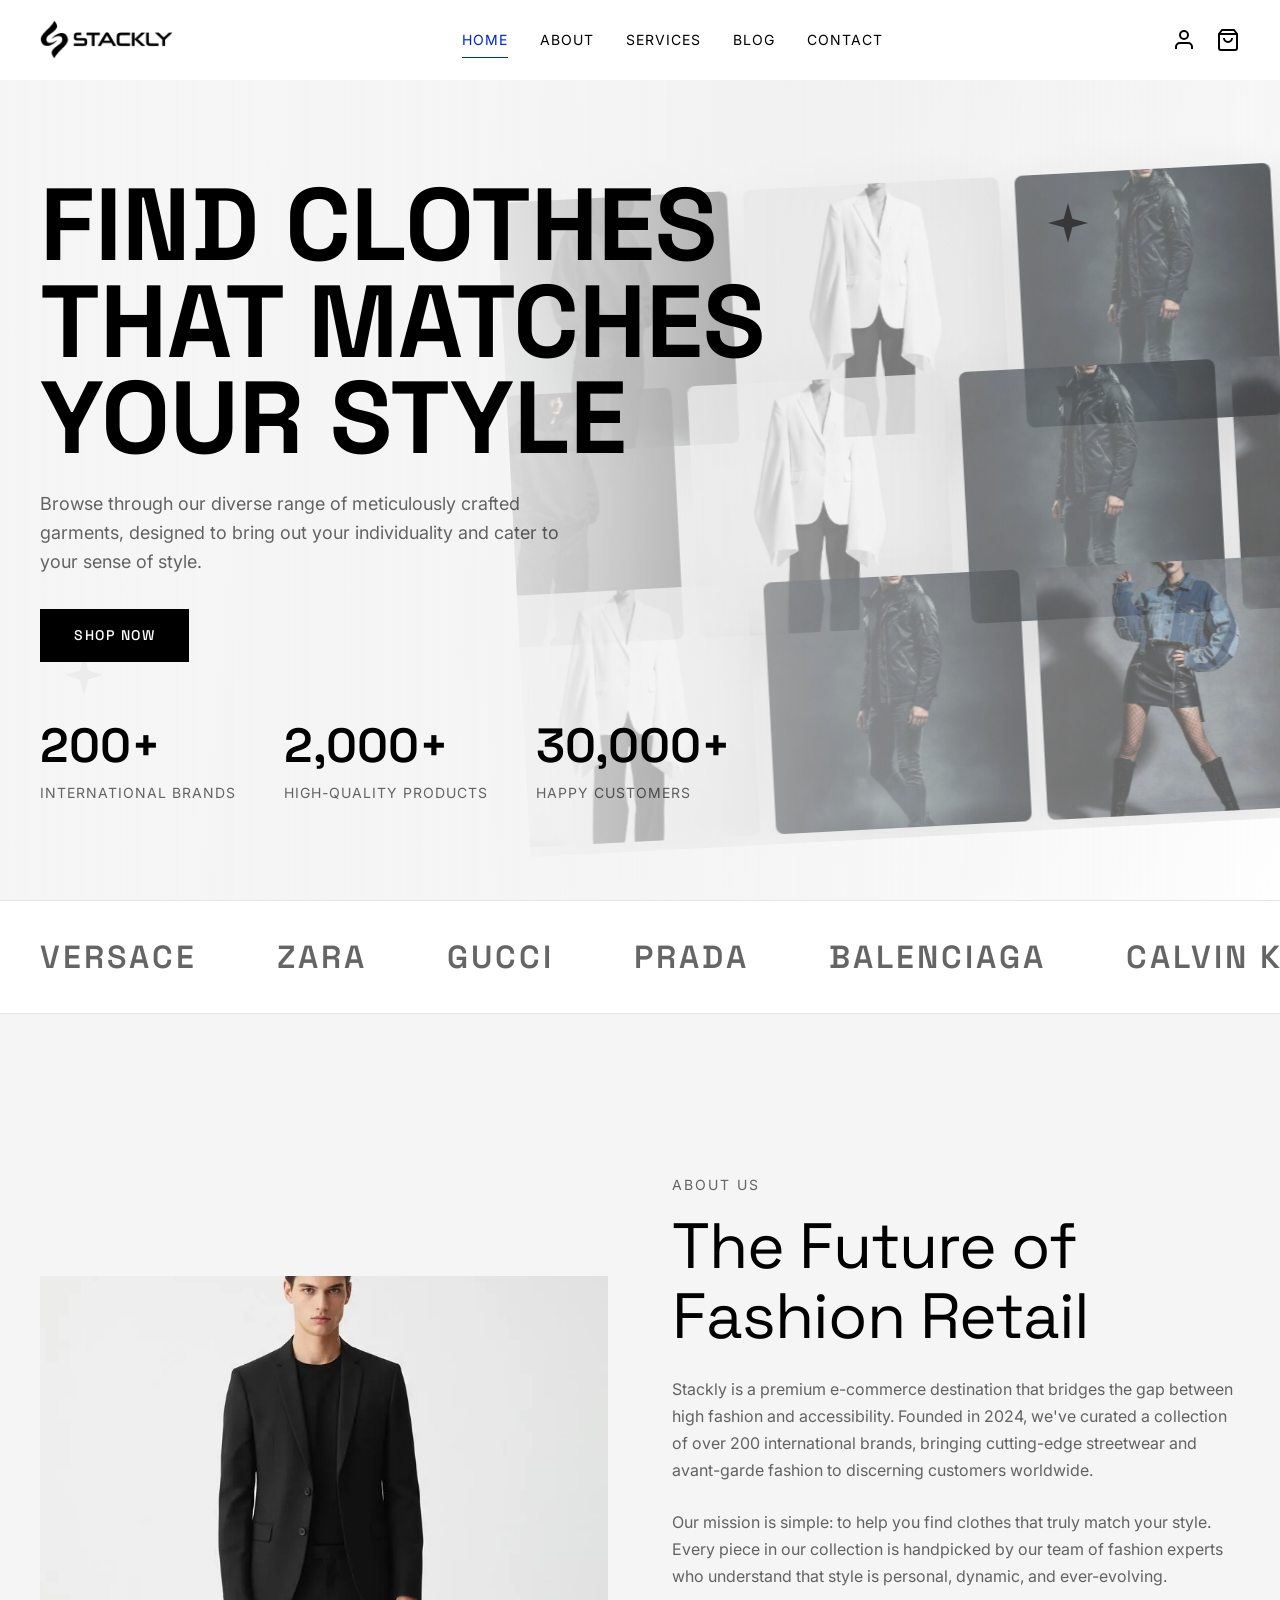
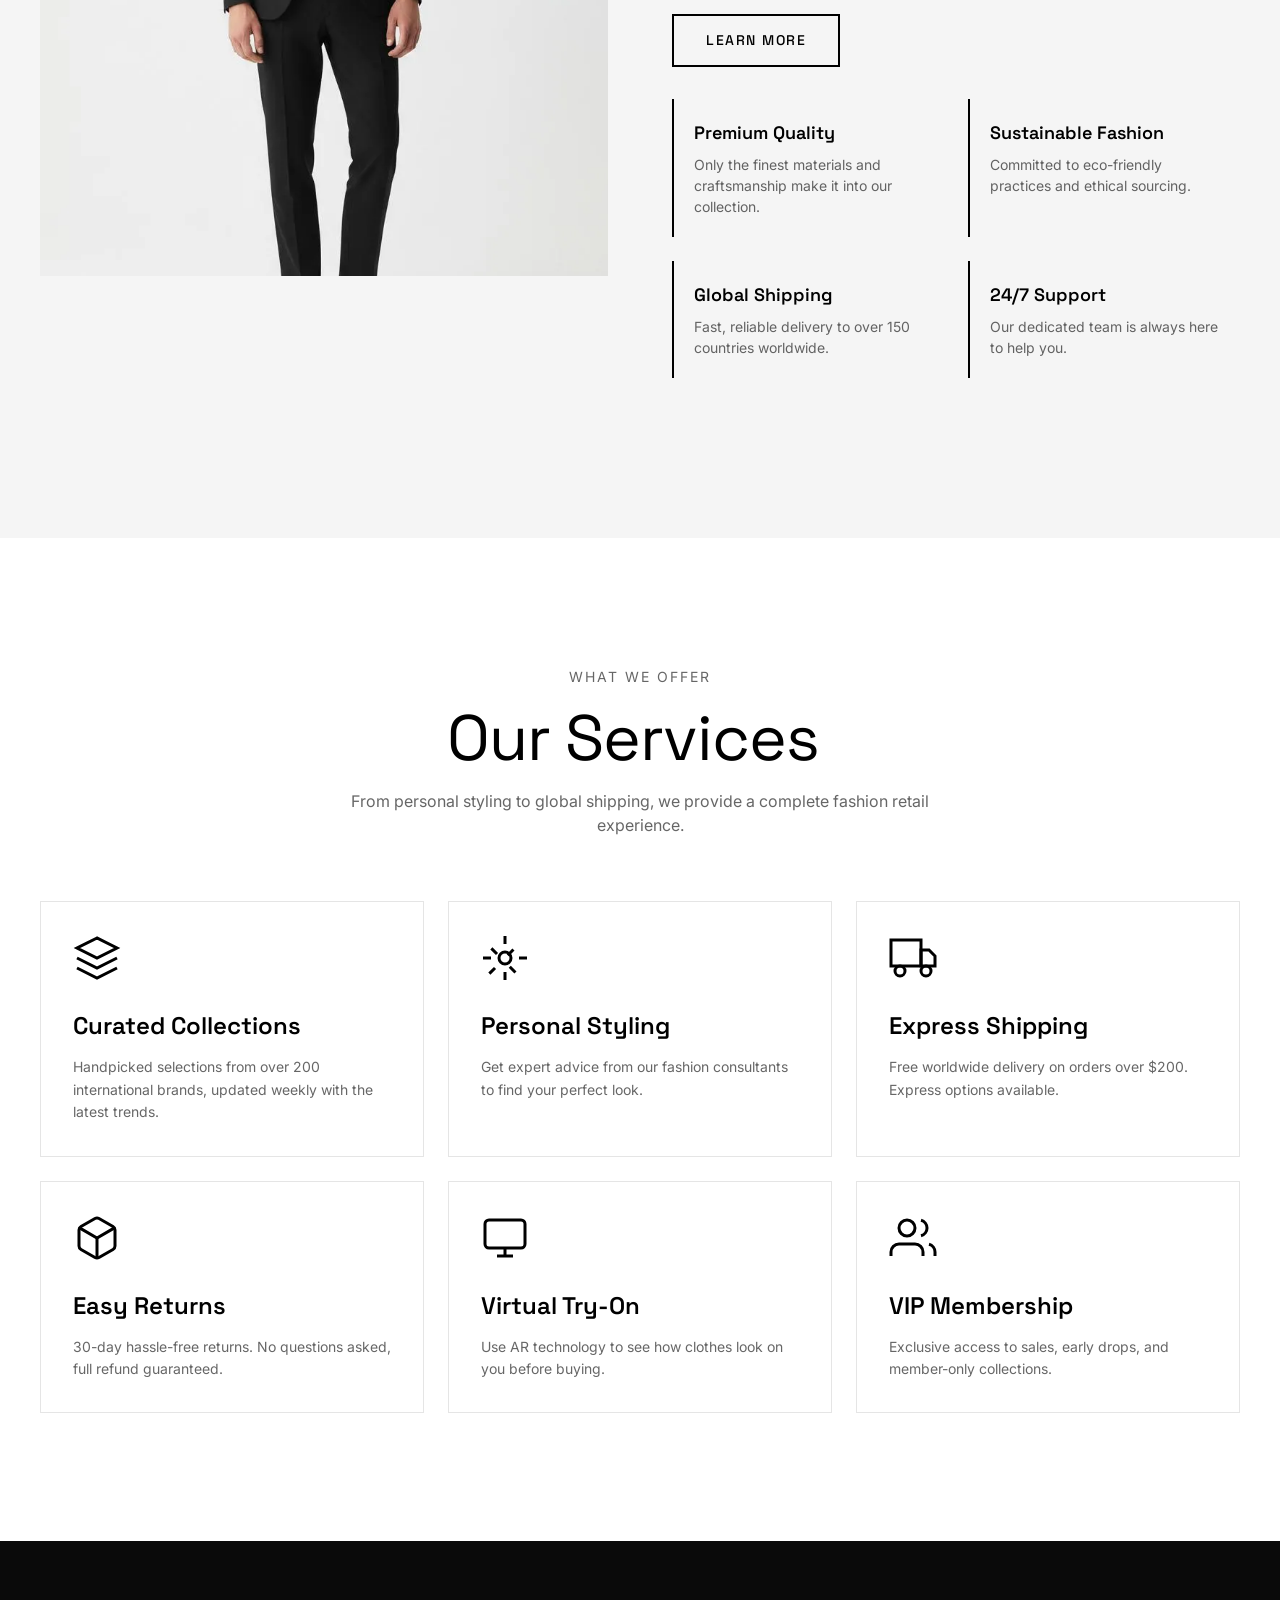
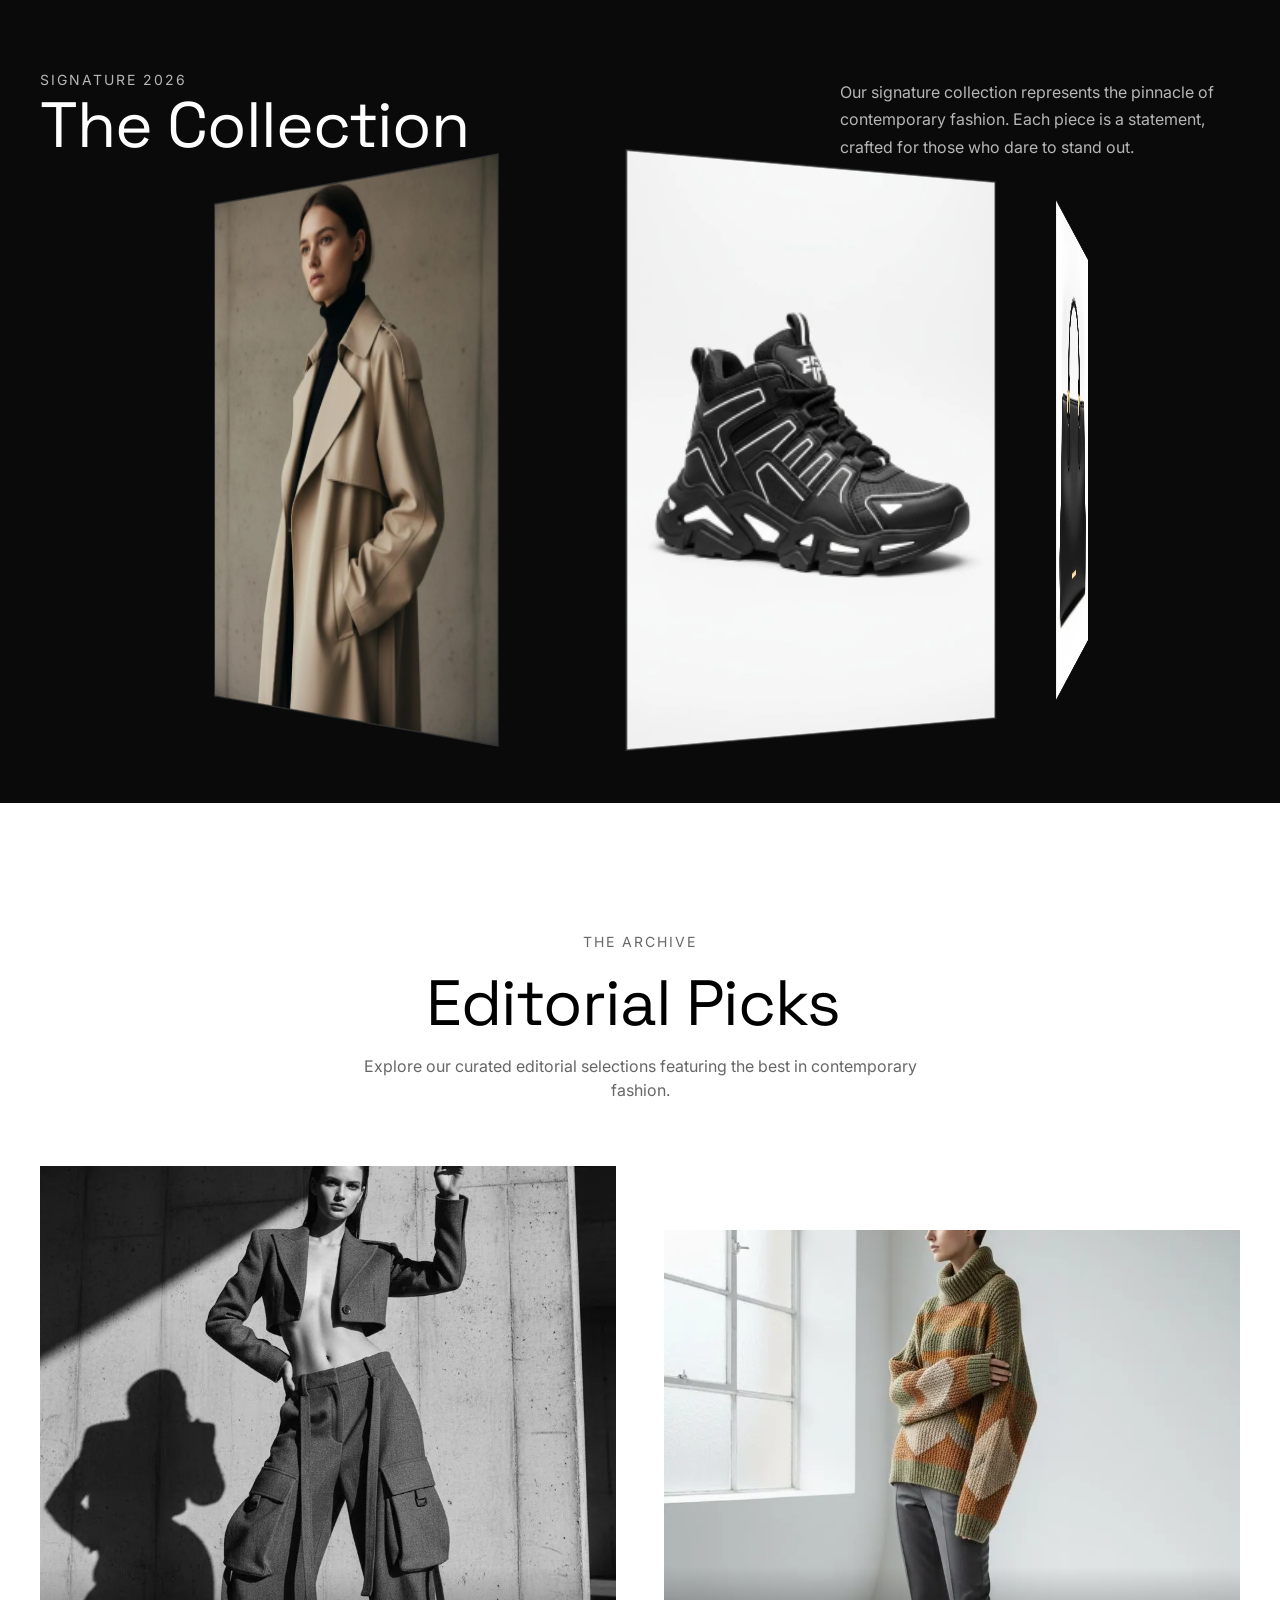
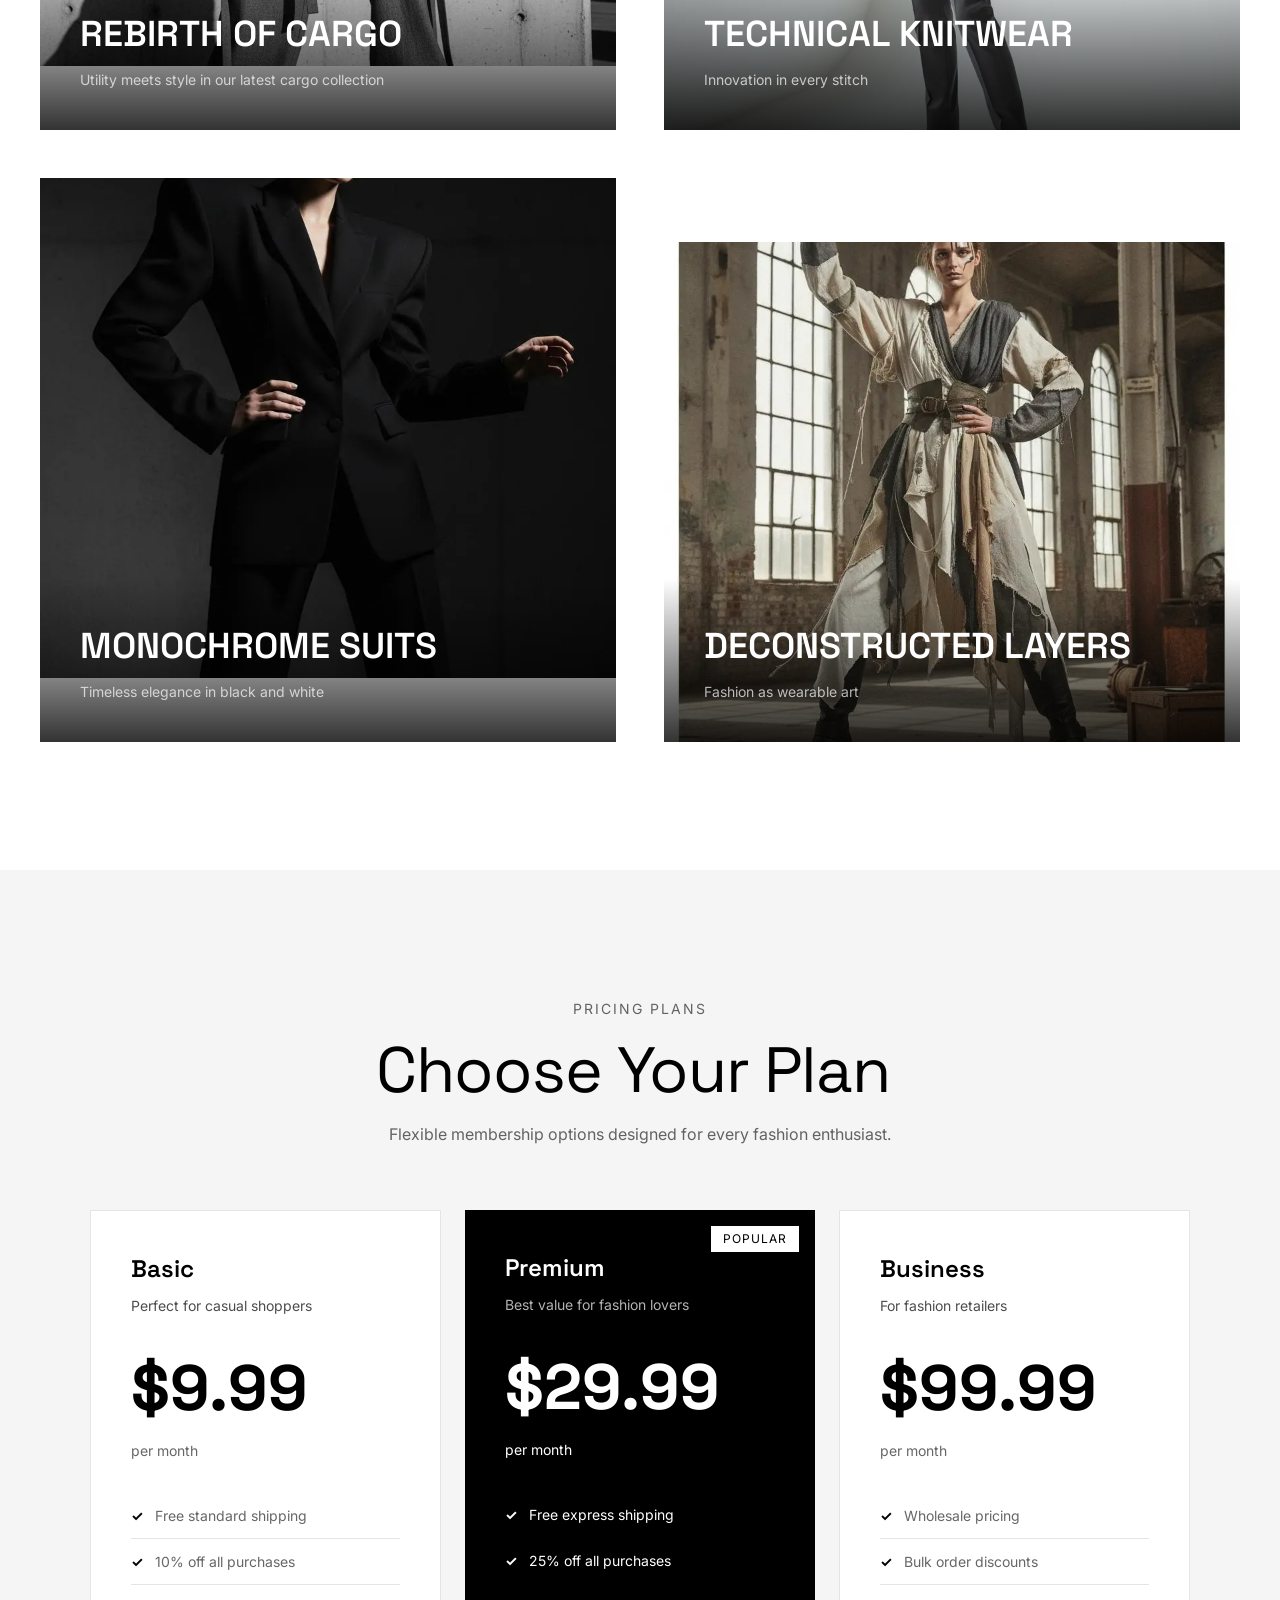
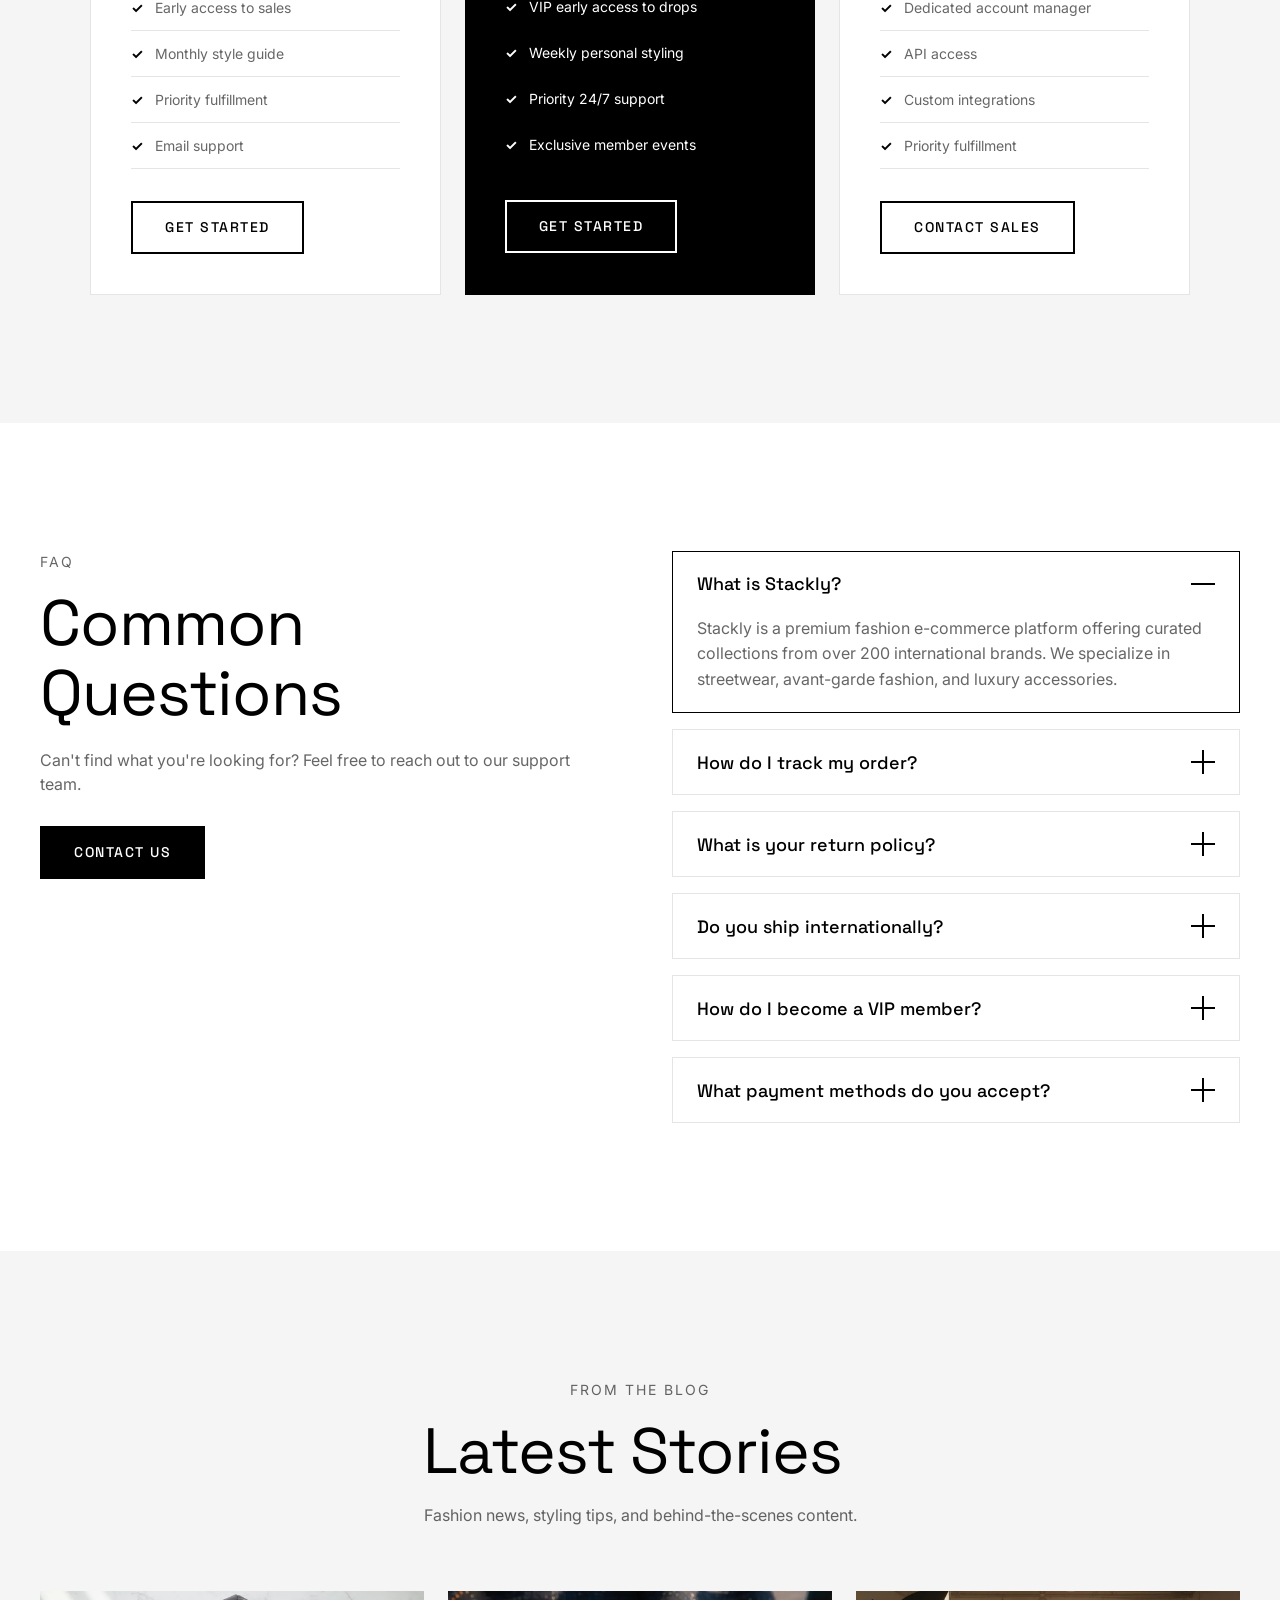
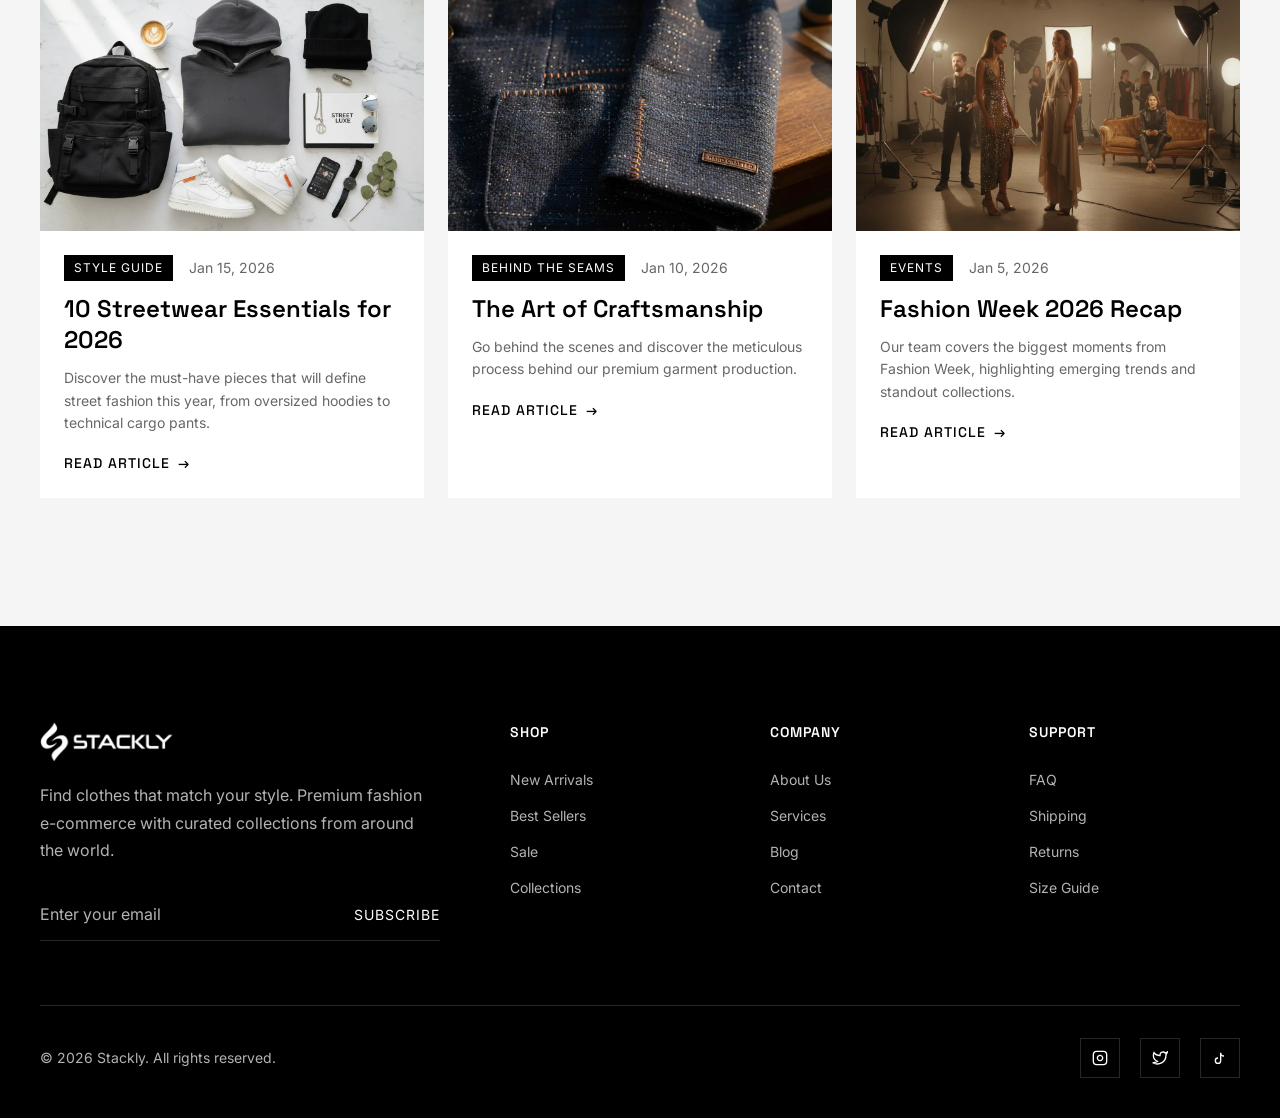
<file: index.html>
<!DOCTYPE html>
<html lang="en">
<head>
  <meta charset="UTF-8">
  <meta name="viewport" content="width=device-width, initial-scale=1.0">
  <title>Stackly | Premium Fashion E-Commerce</title>
  <meta name="description" content="Stackly - Find clothes that match your style. Premium fashion e-commerce with curated streetwear and avant-garde fashion.">
  <link rel="stylesheet" href="css/style.css">
  <link rel="preconnect" href="https://fonts.googleapis.com">
  <link rel="preconnect" href="https://fonts.gstatic.com" crossorigin>
</head>
<body>
  <!-- Loading Screen -->
  <div class="loading-screen">
    <div class="loading-logo"><img src="images/logo.webp" alt="Stackly logo"></div>
    <div class="loading-bar">
      <div class="loading-bar-inner"></div>
    </div>
  </div>

  <!-- Page Transition -->
  <div class="page-transition"></div>

  <!-- Custom Cursor -->
  <div class="custom-cursor">DRAG</div>

  <!-- Navigation -->
  <nav class="navbar">
    <div class="container">
      <a href="index.html" class="nav-logo" aria-label="Stackly home"><img src="images/logo.webp" alt="Stackly logo"></a>

      <div class="nav-links">
        <a href="index.html">Home</a>
        <a href="about.html">About</a>
        <a href="services.html">Services</a>
        <a href="blog.html">Blog</a>
        <a href="contact.html">Contact</a>
      </div>

      <div class="nav-actions">
        <a href="login.html" class="nav-icon" aria-label="Account">
          <svg viewBox="0 0 24 24" fill="none" stroke="currentColor" stroke-width="2">
            <path d="M20 21v-2a4 4 0 0 0-4-4H8a4 4 0 0 0-4 4v2"></path>
            <circle cx="12" cy="7" r="4"></circle>
          </svg>
        </a>
        <div class="nav-icon" aria-label="Cart" style="position: relative;">
          <svg viewBox="0 0 24 24" fill="none" stroke="currentColor" stroke-width="2">
            <path d="M6 2L3 6v14a2 2 0 0 0 2 2h14a2 2 0 0 0 2-2V6l-3-4z"></path>
            <line x1="3" y1="6" x2="21" y2="6"></line>
            <path d="M16 10a4 4 0 0 1-8 0"></path>
          </svg>
          <span class="nav-badge" style="display: none;"></span>
        </div>
        <div class="menu-toggle" aria-label="Menu">
          <span></span>
          <span></span>
          <span></span>
        </div>
      </div>
    </div>
  </nav>

  <!-- Mobile Navigation -->
  <div class="mobile-overlay"></div>
  <div class="mobile-nav">
    <a href="index.html">Home</a>
    <a href="about.html">About</a>
    <a href="services.html">Services</a>
    <a href="blog.html">Blog</a>
    <a href="contact.html">Contact</a>
    <a href="login.html">Login</a>
  </div>

  <!-- Hero Section -->
  <section class="hero">
    <div class="hero-visuals">
      <div class="hero-row" data-x="0">
        <img src="images/hero_model_1.webp" alt="Fashion Model 1">
        <img src="images/hero_model_2.webp" alt="Fashion Model 2">
        <img src="images/hero_model_3.webp" alt="Fashion Model 3">
        <img src="images/hero_model_4.webp" alt="Fashion Model 4">
        <img src="images/hero_model_5.webp" alt="Fashion Model 5">
        <img src="images/hero_model_6.webp" alt="Fashion Model 6">
      </div>
      <div class="hero-row" data-x="0">
        <img src="images/hero_model_4.webp" alt="Fashion Model 4">
        <img src="images/hero_model_5.webp" alt="Fashion Model 5">
        <img src="images/hero_model_6.webp" alt="Fashion Model 6">
        <img src="images/hero_model_1.webp" alt="Fashion Model 1">
        <img src="images/hero_model_2.webp" alt="Fashion Model 2">
        <img src="images/hero_model_3.webp" alt="Fashion Model 3">
      </div>
      <div class="hero-row" data-x="0">
        <img src="images/hero_model_2.webp" alt="Fashion Model 2">
        <img src="images/hero_model_3.webp" alt="Fashion Model 3">
        <img src="images/hero_model_4.webp" alt="Fashion Model 4">
        <img src="images/hero_model_5.webp" alt="Fashion Model 5">
        <img src="images/hero_model_6.webp" alt="Fashion Model 6">
        <img src="images/hero_model_1.webp" alt="Fashion Model 1">
      </div>
    </div>

    <div class="hero-content">
      <div class="container">
        <h1 class="hero-title" data-glitch="FIND CLOTHES THAT MATCHES YOUR STYLE">
          <span class="word-mask"><span class="word-inner">FIND</span></span>
          <span class="word-mask"><span class="word-inner">CLOTHES</span></span>
          <span class="word-mask"><span class="word-inner">THAT</span></span>
          <span class="word-mask"><span class="word-inner">MATCHES</span></span>
          <span class="word-mask"><span class="word-inner">YOUR</span></span>
          <span class="word-mask"><span class="word-inner">STYLE</span></span>
        </h1>
        <p class="hero-subtitle" data-aos="fade-up" data-aos-delay="200">
          Browse through our diverse range of meticulously crafted garments, designed to bring out your individuality and cater to your sense of style.
        </p>
        <a href="#about" class="btn btn-primary hero-cta" data-aos="fade-up" data-aos-delay="400">Shop Now</a>

        <div class="hero-stats" data-aos="fade-up" data-aos-delay="600">
          <div class="hero-stat">
            <div class="hero-stat-number" data-counter="200" data-suffix="+">0+</div>
            <div class="hero-stat-label">International Brands</div>
          </div>
          <div class="hero-stat">
            <div class="hero-stat-number" data-counter="2000" data-suffix="+">0+</div>
            <div class="hero-stat-label">High-Quality Products</div>
          </div>
          <div class="hero-stat">
            <div class="hero-stat-number" data-counter="30000" data-suffix="+">0+</div>
            <div class="hero-stat-label">Happy Customers</div>
          </div>
        </div>
      </div>
    </div>

    <!-- Star Decorations -->
    <div class="star-decoration" style="top: 15%; right: 15%;">
      <svg viewBox="0 0 24 24"><path d="M12 0L14.59 9.41L24 12L14.59 14.59L12 24L9.41 14.59L0 12L9.41 9.41L12 0Z"/></svg>
    </div>
    <div class="star-decoration" style="bottom: 25%; left: 5%; animation-delay: 1s;">
      <svg viewBox="0 0 24 24"><path d="M12 0L14.59 9.41L24 12L14.59 14.59L12 24L9.41 14.59L0 12L9.41 9.41L12 0Z"/></svg>
    </div>
  </section>

  <!-- Brand Marquee -->
  <section class="marquee">
    <div class="marquee-track">
      <span class="marquee-item">VERSACE</span>
      <span class="marquee-item">ZARA</span>
      <span class="marquee-item">GUCCI</span>
      <span class="marquee-item">PRADA</span>
      <span class="marquee-item">BALENCIAGA</span>
      <span class="marquee-item">CALVIN KLEIN</span>
      <span class="marquee-item">VERSACE</span>
      <span class="marquee-item">ZARA</span>
      <span class="marquee-item">GUCCI</span>
      <span class="marquee-item">PRADA</span>
      <span class="marquee-item">BALENCIAGA</span>
      <span class="marquee-item">CALVIN KLEIN</span>
    </div>
  </section>

  <!-- About Section -->
  <section class="about" id="about">
    <div class="container">
      <div class="about-grid">
        <div class="about-image" data-aos="fade-right">
          <img src="images/hero_model_5.webp" alt="About Stackly" class="parallax-img">
        </div>
        <div class="about-content" data-aos="fade-left">
          <p class="about-label">About Us</p>
          <h2 class="display-lg about-title reveal-text">The Future of Fashion Retail</h2>
          <p class="about-text">
            Stackly is a premium e-commerce destination that bridges the gap between high fashion and accessibility. 
            Founded in 2024, we've curated a collection of over 200 international brands, bringing cutting-edge 
            streetwear and avant-garde fashion to discerning customers worldwide.
          </p>
          <p class="about-text">
            Our mission is simple: to help you find clothes that truly match your style. Every piece in our 
            collection is handpicked by our team of fashion experts who understand that style is personal, 
            dynamic, and ever-evolving.
          </p>
          <a href="about.html" class="btn btn-outline">Learn More</a>

          <div class="about-features">
            <div class="about-feature" data-aos="fade-up" data-aos-delay="100">
              <h4>Premium Quality</h4>
              <p>Only the finest materials and craftsmanship make it into our collection.</p>
            </div>
            <div class="about-feature" data-aos="fade-up" data-aos-delay="200">
              <h4>Sustainable Fashion</h4>
              <p>Committed to eco-friendly practices and ethical sourcing.</p>
            </div>
            <div class="about-feature" data-aos="fade-up" data-aos-delay="300">
              <h4>Global Shipping</h4>
              <p>Fast, reliable delivery to over 150 countries worldwide.</p>
            </div>
            <div class="about-feature" data-aos="fade-up" data-aos-delay="400">
              <h4>24/7 Support</h4>
              <p>Our dedicated team is always here to help you.</p>
            </div>
          </div>
        </div>
      </div>
    </div>
  </section>

  <!-- Services Section -->
  <section class="services" id="services">
    <div class="container">
      <div class="section-header" data-aos="fade-up">
        <p class="section-label">What We Offer</p>
        <h2 class="display-lg section-title reveal-text">Our Services</h2>
        <p class="section-subtitle">
          From personal styling to global shipping, we provide a complete fashion retail experience.
        </p>
      </div>

      <div class="services-grid">
        <div class="service-card" data-aos="fade-up" data-aos-delay="100">
          <svg class="service-icon" viewBox="0 0 24 24" fill="none" stroke="currentColor" stroke-width="1.5">
            <path d="M12 2L2 7l10 5 10-5-10-5z"></path>
            <path d="M2 17l10 5 10-5"></path>
            <path d="M2 12l10 5 10-5"></path>
          </svg>
          <h3>Curated Collections</h3>
          <p>Handpicked selections from over 200 international brands, updated weekly with the latest trends.</p>
        </div>

        <div class="service-card" data-aos="fade-up" data-aos-delay="200">
          <svg class="service-icon" viewBox="0 0 24 24" fill="none" stroke="currentColor" stroke-width="1.5">
            <circle cx="12" cy="12" r="3"></circle>
            <path d="M12 1v4m0 14v4m4.22-15.22l-2.83 2.83m-6.38 6.38l-2.83 2.83M23 12h-4M5 12H1m16.22 7.22l-2.83-2.83m-6.38-6.38l-2.83-2.83"></path>
          </svg>
          <h3>Personal Styling</h3>
          <p>Get expert advice from our fashion consultants to find your perfect look.</p>
        </div>

        <div class="service-card" data-aos="fade-up" data-aos-delay="300">
          <svg class="service-icon" viewBox="0 0 24 24" fill="none" stroke="currentColor" stroke-width="1.5">
            <rect x="1" y="3" width="15" height="13"></rect>
            <polygon points="16 8 20 8 23 11 23 16 16 16 16 8"></polygon>
            <circle cx="5.5" cy="18.5" r="2.5"></circle>
            <circle cx="18.5" cy="18.5" r="2.5"></circle>
          </svg>
          <h3>Express Shipping</h3>
          <p>Free worldwide delivery on orders over $200. Express options available.</p>
        </div>

        <div class="service-card" data-aos="fade-up" data-aos-delay="400">
          <svg class="service-icon" viewBox="0 0 24 24" fill="none" stroke="currentColor" stroke-width="1.5">
            <path d="M21 16V8a2 2 0 0 0-1-1.73l-7-4a2 2 0 0 0-2 0l-7 4A2 2 0 0 0 3 8v8a2 2 0 0 0 1 1.73l7 4a2 2 0 0 0 2 0l7-4A2 2 0 0 0 21 16z"></path>
            <polyline points="3.27 6.96 12 12.01 20.73 6.96"></polyline>
            <line x1="12" y1="22.08" x2="12" y2="12"></line>
          </svg>
          <h3>Easy Returns</h3>
          <p>30-day hassle-free returns. No questions asked, full refund guaranteed.</p>
        </div>

        <div class="service-card" data-aos="fade-up" data-aos-delay="500">
          <svg class="service-icon" viewBox="0 0 24 24" fill="none" stroke="currentColor" stroke-width="1.5">
            <rect x="2" y="3" width="20" height="14" rx="2" ry="2"></rect>
            <line x1="8" y1="21" x2="16" y2="21"></line>
            <line x1="12" y1="17" x2="12" y2="21"></line>
          </svg>
          <h3>Virtual Try-On</h3>
          <p>Use AR technology to see how clothes look on you before buying.</p>
        </div>

        <div class="service-card" data-aos="fade-up" data-aos-delay="600">
          <svg class="service-icon" viewBox="0 0 24 24" fill="none" stroke="currentColor" stroke-width="1.5">
            <path d="M17 21v-2a4 4 0 0 0-4-4H5a4 4 0 0 0-4 4v2"></path>
            <circle cx="9" cy="7" r="4"></circle>
            <path d="M23 21v-2a4 4 0 0 0-3-3.87"></path>
            <path d="M16 3.13a4 4 0 0 1 0 7.75"></path>
          </svg>
          <h3>VIP Membership</h3>
          <p>Exclusive access to sales, early drops, and member-only collections.</p>
        </div>
      </div>
    </div>
  </section>

  <!-- Signature Collection (3D Carousel) -->
  <section class="signature" id="collection">
    <div class="container">
      <div class="signature-header" data-aos="fade-up">
        <div>
          <p class="signature-label">Signature 2026</p>
          <h2 class="display-lg signature-title reveal-text">The Collection</h2>
        </div>
        <p class="signature-description">
          Our signature collection represents the pinnacle of contemporary fashion. Each piece is a statement, 
          crafted for those who dare to stand out.
        </p>
      </div>

      <div class="carousel-3d-wrapper">
        <div class="carousel-3d">
          <div class="carousel-card">
            <img src="images/collection_shoe_1.webp" alt="Premium Sneakers">
          </div>
          <div class="carousel-card">
            <img src="images/collection_shoe_2.webp" alt="Luxury Handbag">
          </div>
          <div class="carousel-card">
            <img src="images/collection_shoe_3.webp" alt="Designer Sunglasses">
          </div>
          <div class="carousel-card">
            <img src="images/collection_shoe_4.webp" alt="Leather Boots">
          </div>
          <div class="carousel-card">
            <img src="images/collection_shoe_5.webp" alt="Designer Backpack">
          </div>
          <div class="carousel-card">
            <img src="images/hero_model_1.webp" alt="Streetwear">
          </div>
          <div class="carousel-card">
            <img src="images/hero_model_3.webp" alt="Technical Wear">
          </div>
          <div class="carousel-card">
            <img src="images/hero_model_6.webp" alt="Outerwear">
          </div>
        </div>
      </div>
    </div>
  </section>

  <!-- Archive Section -->
  <section class="archive" id="archive">
    <div class="container">
      <div class="section-header" data-aos="fade-up">
        <p class="section-label">The Archive</p>
        <h2 class="display-lg section-title reveal-text">Editorial Picks</h2>
        <p class="section-subtitle">
          Explore our curated editorial selections featuring the best in contemporary fashion.
        </p>
      </div>

      <div class="archive-grid">
        <div class="archive-item" data-aos="fade-up" data-aos-delay="100">
          <img src="images/archive_fashion_1.webp" alt="Rebirth of Cargo">
          <div class="archive-overlay">
            <h3>REBIRTH OF CARGO</h3>
            <p>Utility meets style in our latest cargo collection</p>
          </div>
        </div>

        <div class="archive-item" data-aos="fade-up" data-aos-delay="200">
          <img src="images/archive_fashion_2.webp" alt="Technical Knitwear">
          <div class="archive-overlay">
            <h3>TECHNICAL KNITWEAR</h3>
            <p>Innovation in every stitch</p>
          </div>
        </div>

        <div class="archive-item" data-aos="fade-up" data-aos-delay="300">
          <img src="images/archive_fashion_3.webp" alt="Monochrome Suits">
          <div class="archive-overlay">
            <h3>MONOCHROME SUITS</h3>
            <p>Timeless elegance in black and white</p>
          </div>
        </div>

        <div class="archive-item" data-aos="fade-up" data-aos-delay="400">
          <img src="images/archive_fashion_4.webp" alt="Deconstructed Layers">
          <div class="archive-overlay">
            <h3>DECONSTRUCTED LAYERS</h3>
            <p>Fashion as wearable art</p>
          </div>
        </div>
      </div>
    </div>
  </section>

  <!-- Pricing Section -->
  <section class="pricing" id="pricing">
    <div class="container">
      <div class="section-header" data-aos="fade-up">
        <p class="section-label">Pricing Plans</p>
        <h2 class="display-lg section-title reveal-text">Choose Your Plan</h2>
        <p class="section-subtitle">
          Flexible membership options designed for every fashion enthusiast.
        </p>
      </div>

      <div class="pricing-grid">
        <div class="pricing-card" data-aos="fade-up" data-aos-delay="100">
          <h3 class="pricing-name">Basic</h3>
          <p class="pricing-description">Perfect for casual shoppers</p>
          <div class="pricing-price">$9.99</div>
          <p class="pricing-period">per month</p>
          <ul class="pricing-features">
            <li>Free standard shipping</li>
            <li>10% off all purchases</li>
            <li>Early access to sales</li>
            <li>Monthly style guide</li>
            <li>Priority fulfillment</li>
            <li>Email support</li>
          </ul>
          <a href="register.html" class="btn btn-outline">Get Started</a>
        </div>

        <div class="pricing-card featured" data-aos="fade-up" data-aos-delay="200">
          <span class="pricing-badge">Popular</span>
          <h3 class="pricing-name">Premium</h3>
          <p class="pricing-description">Best value for fashion lovers</p>
          <div class="pricing-price">$29.99</div>
          <p class="pricing-period">per month</p>
          <ul class="pricing-features">
            <li>Free express shipping</li>
            <li>25% off all purchases</li>
            <li>VIP early access to drops</li>
            <li>Weekly personal styling</li>
            <li>Priority 24/7 support</li>
            <li>Exclusive member events</li>
          </ul>
          <a href="register.html" class="btn btn-outline-light">Get Started</a>
        </div>

        <div class="pricing-card" data-aos="fade-up" data-aos-delay="300">
          <h3 class="pricing-name">Business</h3>
          <p class="pricing-description">For fashion retailers</p>
          <div class="pricing-price">$99.99</div>
          <p class="pricing-period">per month</p>
          <ul class="pricing-features">
            <li>Wholesale pricing</li>
            <li>Bulk order discounts</li>
            <li>Dedicated account manager</li>
            <li>API access</li>
            <li>Custom integrations</li>
            <li>Priority fulfillment</li>
          </ul>
          <a href="register.html" class="btn btn-outline">Contact Sales</a>
        </div>
      </div>
    </div>
  </section>

  <!-- FAQ Section -->
  <section class="faq" id="faq">
    <div class="container">
      <div class="faq-grid">
        <div class="faq-left" data-aos="fade-right">
          <p class="section-label">FAQ</p>
          <h2 class="display-lg section-title reveal-text">Common Questions</h2>
          <p class="section-subtitle" style="margin-top: 20px;">
            Can't find what you're looking for? Feel free to reach out to our support team.
          </p>
          <a href="contact.html" class="btn btn-primary" style="margin-top: 30px;">Contact Us</a>
        </div>

        <div class="faq-list" data-aos="fade-left">
          <div class="faq-item active">
            <button class="faq-question">
              What is Stackly?
              <span class="faq-icon"></span>
            </button>
            <div class="faq-answer">
              <div class="faq-answer-inner">
                Stackly is a premium fashion e-commerce platform offering curated collections from over 200 international brands. We specialize in streetwear, avant-garde fashion, and luxury accessories.
              </div>
            </div>
          </div>

          <div class="faq-item">
            <button class="faq-question">
              How do I track my order?
              <span class="faq-icon"></span>
            </button>
            <div class="faq-answer">
              <div class="faq-answer-inner">
                Once your order ships, you'll receive a tracking number via email. You can also track your order in your account dashboard under the "Orders" section.
              </div>
            </div>
          </div>

          <div class="faq-item">
            <button class="faq-question">
              What is your return policy?
              <span class="faq-icon"></span>
            </button>
            <div class="faq-answer">
              <div class="faq-answer-inner">
                We offer a 30-day hassle-free return policy. Items must be unworn with original tags attached. Simply initiate a return from your account dashboard and we'll provide a prepaid shipping label.
              </div>
            </div>
          </div>

          <div class="faq-item">
            <button class="faq-question">
              Do you ship internationally?
              <span class="faq-icon"></span>
            </button>
            <div class="faq-answer">
              <div class="faq-answer-inner">
                Yes! We ship to over 150 countries worldwide. Shipping times vary by location, typically 3-5 business days for express and 7-14 business days for standard shipping.
              </div>
            </div>
          </div>

          <div class="faq-item">
            <button class="faq-question">
              How do I become a VIP member?
              <span class="faq-icon"></span>
            </button>
            <div class="faq-answer">
              <div class="faq-answer-inner">
                You can sign up for our Premium membership plan on our pricing page. VIP members get exclusive access to sales, early product drops, personal styling sessions, and much more.
              </div>
            </div>
          </div>

          <div class="faq-item">
            <button class="faq-question">
              What payment methods do you accept?
              <span class="faq-icon"></span>
            </button>
            <div class="faq-answer">
              <div class="faq-answer-inner">
                We accept all major credit cards (Visa, MasterCard, American Express), PayPal, Apple Pay, Google Pay, and cryptocurrency payments including Bitcoin and Ethereum.
              </div>
            </div>
          </div>
        </div>
      </div>
    </div>
  </section>

  <!-- Blog Section -->
  <section class="blog" id="blog">
    <div class="container">
      <div class="section-header" data-aos="fade-up">
        <p class="section-label">From The Blog</p>
        <h2 class="display-lg section-title reveal-text">Latest Stories</h2>
        <p class="section-subtitle">
          Fashion news, styling tips, and behind-the-scenes content.
        </p>
      </div>

      <div class="blog-grid">
        <article class="blog-card" data-aos="fade-up" data-aos-delay="100">
          <div class="blog-image">
            <img src="images/blog_1.webp" alt="Streetwear Essentials">
          </div>
          <div class="blog-content">
            <div class="blog-meta">
              <span class="blog-category">Style Guide</span>
              <span class="blog-date">Jan 15, 2026</span>
            </div>
            <h3>10 Streetwear Essentials for 2026</h3>
            <p>Discover the must-have pieces that will define street fashion this year, from oversized hoodies to technical cargo pants.</p>
            <a href="blog.html" class="blog-read-more">Read Article</a>
          </div>
        </article>

        <article class="blog-card" data-aos="fade-up" data-aos-delay="200">
          <div class="blog-image">
            <img src="images/blog_2.webp" alt="Craftsmanship">
          </div>
          <div class="blog-content">
            <div class="blog-meta">
              <span class="blog-category">Behind The Seams</span>
              <span class="blog-date">Jan 10, 2026</span>
            </div>
            <h3>The Art of Craftsmanship</h3>
            <p>Go behind the scenes and discover the meticulous process behind our premium garment production.</p>
            <a href="blog.html" class="blog-read-more">Read Article</a>
          </div>
        </article>

        <article class="blog-card" data-aos="fade-up" data-aos-delay="300">
          <div class="blog-image">
            <img src="images/blog_3.webp" alt="Fashion Week">
          </div>
          <div class="blog-content">
            <div class="blog-meta">
              <span class="blog-category">Events</span>
              <span class="blog-date">Jan 5, 2026</span>
            </div>
            <h3>Fashion Week 2026 Recap</h3>
            <p>Our team covers the biggest moments from Fashion Week, highlighting emerging trends and standout collections.</p>
            <a href="blog.html" class="blog-read-more">Read Article</a>
          </div>
        </article>
      </div>
    </div>
  </section>

  <!-- Footer -->
  <footer class="footer">
    <div class="container">
      <div class="footer-top">
        <div class="footer-brand">
          <div class="footer-logo"><img src="images/logo.webp" alt="Stackly logo"></div>
          <p>Find clothes that match your style. Premium fashion e-commerce with curated collections from around the world.</p>
          <form class="footer-newsletter" id="newsletterForm">
            <input type="email" placeholder="Enter your email" required>
            <button type="submit">Subscribe</button>
          </form>
        </div>

        <div class="footer-column">
          <h4>Shop</h4>
          <ul>
            <li><a href="404.html">New Arrivals</a></li>
            <li><a href="404.html">Best Sellers</a></li>
            <li><a href="404.html">Sale</a></li>
            <li><a href="404.html">Collections</a></li>
          </ul>
        </div>

        <div class="footer-column">
          <h4>Company</h4>
          <ul>
            <li><a href="about.html">About Us</a></li>
            <li><a href="services.html">Services</a></li>
            <li><a href="blog.html">Blog</a></li>
            <li><a href="contact.html">Contact</a></li>
          </ul>
        </div>

        <div class="footer-column">
          <h4>Support</h4>
          <ul>
            <li><a href="#faq">FAQ</a></li>
            <li><a href="404.html">Shipping</a></li>
            <li><a href="404.html">Returns</a></li>
            <li><a href="404.html">Size Guide</a></li>
          </ul>
        </div>
      </div>

      <div class="footer-bottom">
        <p class="footer-copyright">&copy; 2026 Stackly. All rights reserved.</p>
        <div class="footer-social">
          <a href="404.html" aria-label="Instagram">
            <svg width="16" height="16" viewBox="0 0 24 24" fill="none" stroke="currentColor" stroke-width="2">
              <rect x="2" y="2" width="20" height="20" rx="5" ry="5"></rect>
              <path d="M16 11.37A4 4 0 1 1 12.63 8 4 4 0 0 1 16 11.37z"></path>
              <line x1="17.5" y1="6.5" x2="17.51" y2="6.5"></line>
            </svg>
          </a>
          <a href="404.html" aria-label="Twitter">
            <svg width="16" height="16" viewBox="0 0 24 24" fill="none" stroke="currentColor" stroke-width="2">
              <path d="M23 3a10.9 10.9 0 0 1-3.14 1.53 4.48 4.48 0 0 0-7.86 3v1A10.66 10.66 0 0 1 3 4s-4 9 5 13a11.64 11.64 0 0 1-7 2c9 5 20 0 20-11.5a4.5 4.5 0 0 0-.08-.83A7.72 7.72 0 0 0 23 3z"></path>
            </svg>
          </a>
          <a href="404.html" aria-label="TikTok">
            <svg width="16" height="16" viewBox="0 0 24 24" fill="none" stroke="currentColor" stroke-width="2">
              <path d="M9 12a4 4 0 1 0 4 4V4a5 5 0 0 0 5 5"></path>
            </svg>
          </a>
        </div>
      </div>
    </div>
  </footer>

  <!-- Back to Top Button -->
  <button id="backToTop" class="btn btn-primary" style="position: fixed; bottom: 30px; right: 30px; z-index: 999; opacity: 0; visibility: hidden; transition: all 0.3s; padding: 12px;">
    <svg width="20" height="20" viewBox="0 0 24 24" fill="none" stroke="currentColor" stroke-width="2">
      <polyline points="18 15 12 9 6 15"></polyline>
    </svg>
  </button>

  <script src="js/main.js"></script>
</body>
</html>
</file>
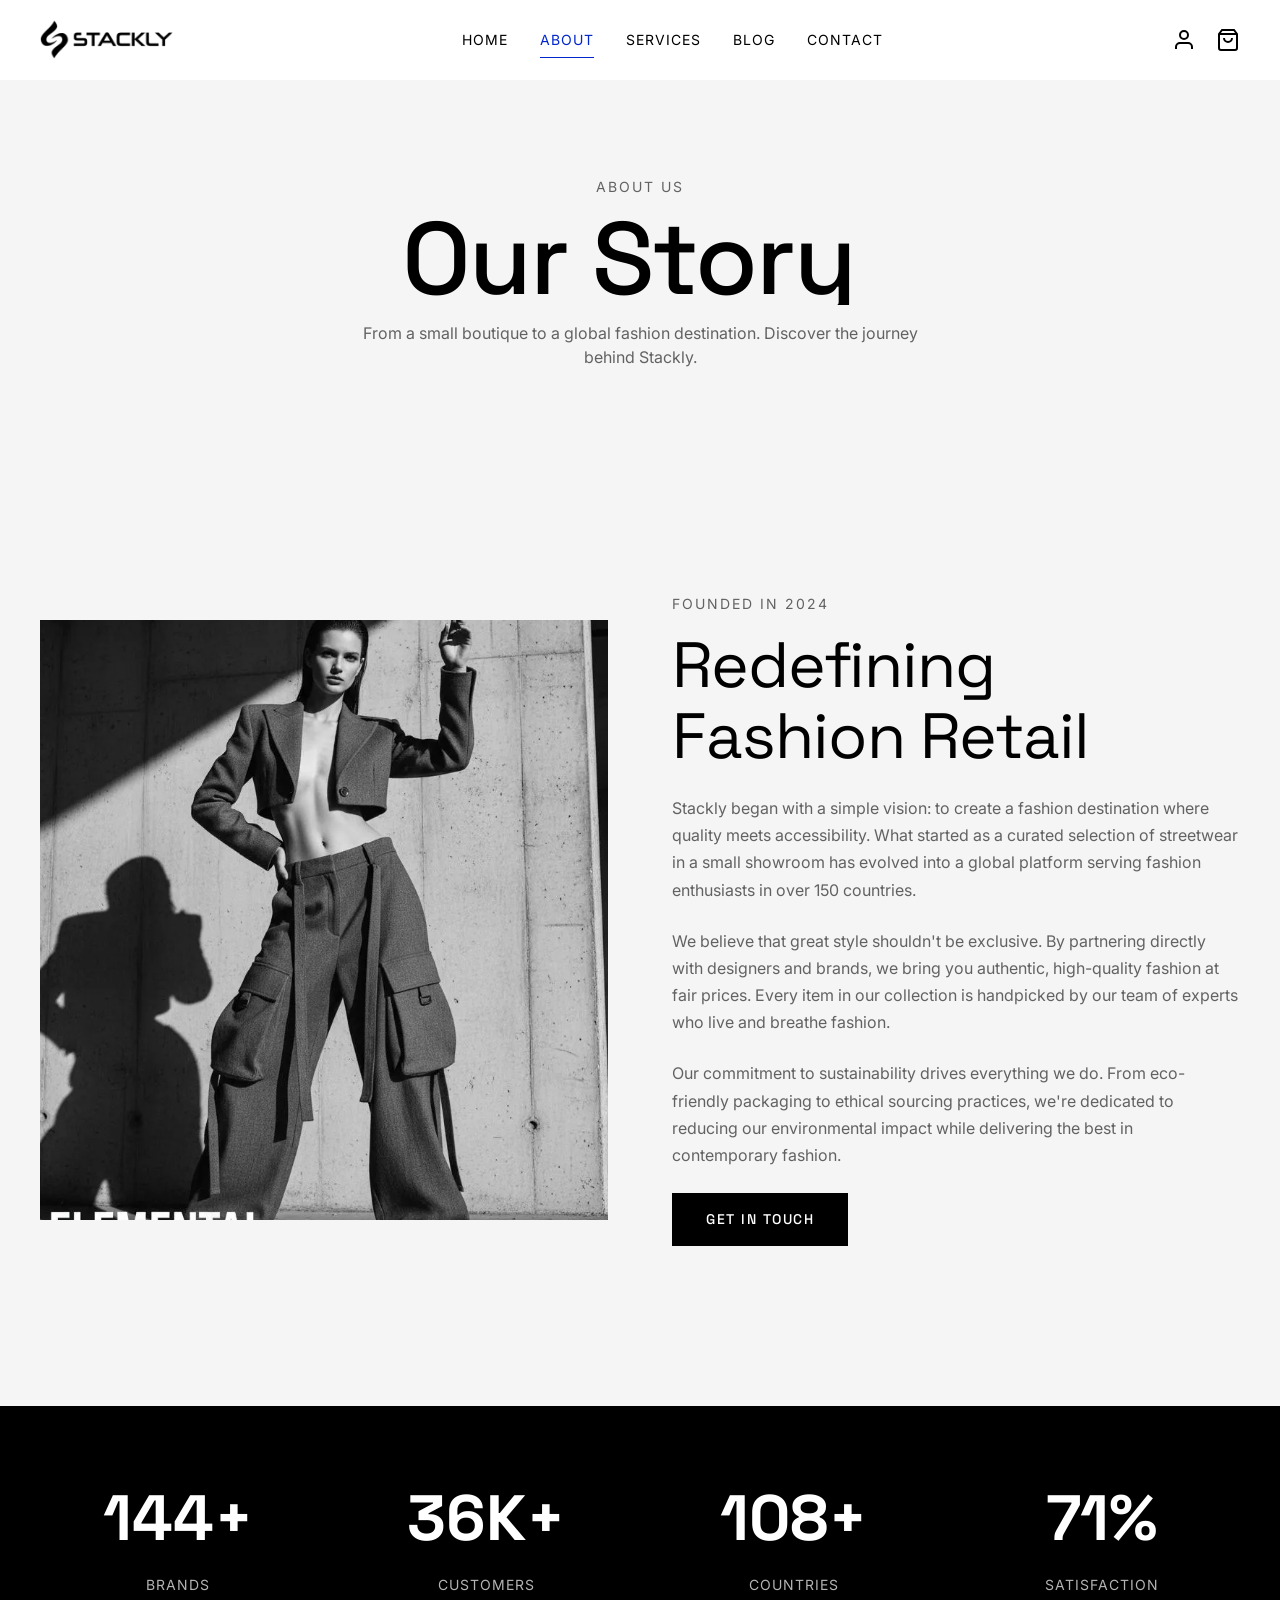
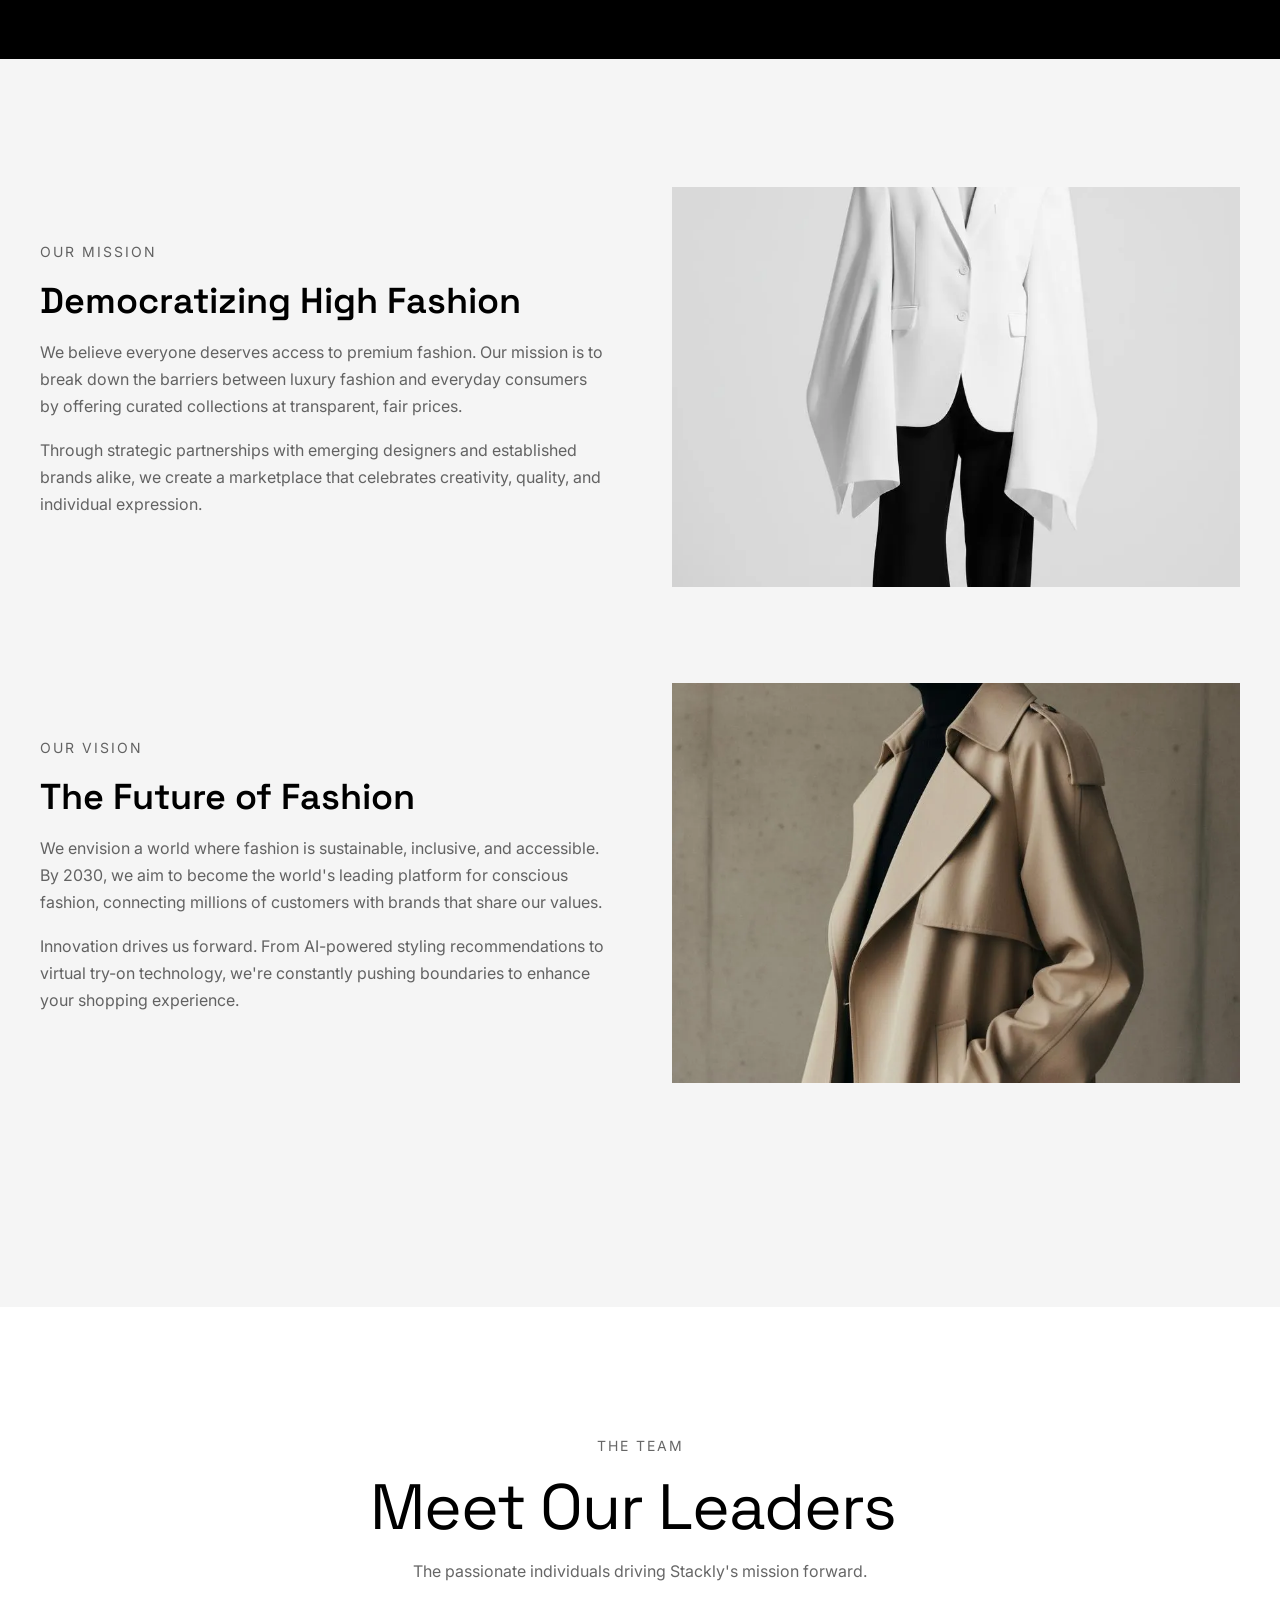
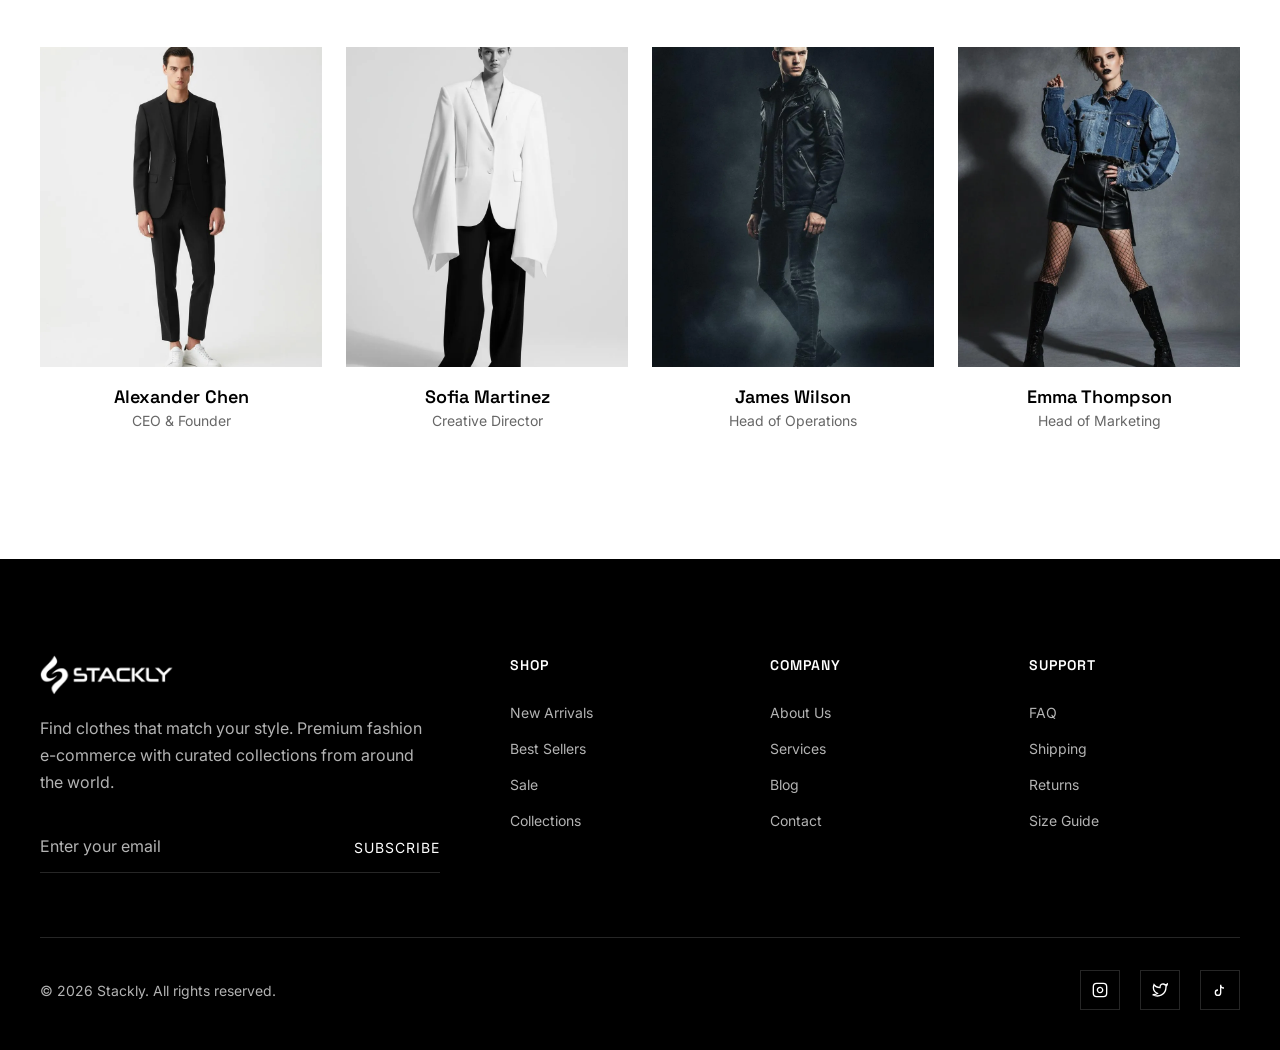
<file: about.html>
<!DOCTYPE html>
<html lang="en">
<head>
  <meta charset="UTF-8">
  <meta name="viewport" content="width=device-width, initial-scale=1.0">
  <title>About Us | Stackly</title>
  <meta name="description" content="Learn about Stackly - our story, mission, and the team behind premium fashion e-commerce.">
  <link rel="stylesheet" href="css/style.css">
</head>
<body>
  <!-- Loading Screen -->
  <div class="loading-screen">
    <div class="loading-logo"><img src="images/logo.webp" alt="Stackly logo"></div>
    <div class="loading-bar">
      <div class="loading-bar-inner"></div>
    </div>
  </div>

  <!-- Page Transition -->
  <div class="page-transition"></div>

  <!-- Navigation -->
  <nav class="navbar">
    <div class="container">
      <a href="index.html" class="nav-logo" aria-label="Stackly home"><img src="images/logo.webp" alt="Stackly logo"></a>
      <div class="nav-links">
        <a href="index.html">Home</a>
        <a href="about.html">About</a>
        <a href="services.html">Services</a>
        <a href="blog.html">Blog</a>
        <a href="contact.html">Contact</a>
      </div>
      <div class="nav-actions">
        <a href="login.html" class="nav-icon" aria-label="Account">
          <svg viewBox="0 0 24 24" fill="none" stroke="currentColor" stroke-width="2">
            <path d="M20 21v-2a4 4 0 0 0-4-4H8a4 4 0 0 0-4 4v2"></path>
            <circle cx="12" cy="7" r="4"></circle>
          </svg>
        </a>
        <a href="index.html#collections" class="nav-icon" aria-label="Cart" style="position: relative;">
          <svg viewBox="0 0 24 24" fill="none" stroke="currentColor" stroke-width="2">
            <path d="M6 2L3 6v14a2 2 0 0 0 2 2h14a2 2 0 0 0 2-2V6l-3-4z"></path>
            <line x1="3" y1="6" x2="21" y2="6"></line>
            <path d="M16 10a4 4 0 0 1-8 0"></path>
          </svg>
          <span class="nav-badge" style="display: none;"></span>
        </a>
        <div class="menu-toggle" aria-label="Menu">
          <span></span>
          <span></span>
          <span></span>
        </div>
      </div>
    </div>
  </nav>

  <div class="mobile-overlay"></div>
  <div class="mobile-nav">
    <a href="index.html">Home</a>
    <a href="about.html">About</a>
    <a href="services.html">Services</a>
    <a href="blog.html">Blog</a>
    <a href="contact.html">Contact</a>
    <a href="login.html">Login</a>
  </div>

  <!-- Page Hero -->
  <section class="page-hero">
    <div class="container">
      <p class="section-label" data-aos="fade-up">About Us</p>
      <h1 class="display-xl page-hero-title reveal-text" data-aos="fade-up">Our Story</h1>
      <p class="page-hero-subtitle" data-aos="fade-up" data-aos-delay="200">
        From a small boutique to a global fashion destination. Discover the journey behind Stackly.
      </p>
    </div>
  </section>

  <!-- Our Story -->
  <section class="about">
    <div class="container">
      <div class="about-grid">
        <div class="about-image" data-aos="fade-right">
          <img src="images/archive_fashion_1.webp" alt="Our Story" class="parallax-img">
        </div>
        <div class="about-content" data-aos="fade-left">
          <p class="about-label">Founded in 2024</p>
          <h2 class="display-lg about-title reveal-text">Redefining Fashion Retail</h2>
          <p class="about-text">
            Stackly began with a simple vision: to create a fashion destination where quality meets accessibility. 
            What started as a curated selection of streetwear in a small showroom has evolved into a global 
            platform serving fashion enthusiasts in over 150 countries.
          </p>
          <p class="about-text">
            We believe that great style shouldn't be exclusive. By partnering directly with designers and 
            brands, we bring you authentic, high-quality fashion at fair prices. Every item in our collection 
            is handpicked by our team of experts who live and breathe fashion.
          </p>
          <p class="about-text">
            Our commitment to sustainability drives everything we do. From eco-friendly packaging to ethical 
            sourcing practices, we're dedicated to reducing our environmental impact while delivering the 
            best in contemporary fashion.
          </p>
          <a href="contact.html" class="btn btn-primary">Get In Touch</a>
        </div>
      </div>
    </div>
  </section>

  <!-- Stats Section -->
  <section class="stats">
    <div class="container">
      <div class="stats-grid">
        <div class="stat-item" data-aos="fade-up" data-aos-delay="0">
          <div class="stat-number" data-counter="200" data-suffix="+">0+</div>
          <div class="stat-label">Brands</div>
        </div>
        <div class="stat-item" data-aos="fade-up" data-aos-delay="100">
          <div class="stat-number" data-counter="50" data-suffix="K+">0+</div>
          <div class="stat-label">Customers</div>
        </div>
        <div class="stat-item" data-aos="fade-up" data-aos-delay="200">
          <div class="stat-number" data-counter="150" data-suffix="+">0+</div>
          <div class="stat-label">Countries</div>
        </div>
        <div class="stat-item" data-aos="fade-up" data-aos-delay="300">
          <div class="stat-number" data-counter="99" data-suffix="%">0%</div>
          <div class="stat-label">Satisfaction</div>
        </div>
      </div>
    </div>
  </section>

  <!-- Mission & Vision -->
  <section class="services-page">
    <div class="container">
      <div class="service-detail">
        <div class="service-detail-content" data-aos="fade-right">
          <p class="about-label">Our Mission</p>
          <h3 class="heading">Democratizing High Fashion</h3>
          <p>
            We believe everyone deserves access to premium fashion. Our mission is to break down the 
            barriers between luxury fashion and everyday consumers by offering curated collections at 
            transparent, fair prices.
          </p>
          <p>
            Through strategic partnerships with emerging designers and established brands alike, we 
            create a marketplace that celebrates creativity, quality, and individual expression.
          </p>
        </div>
        <div data-aos="fade-left">
          <img src="images/hero_model_2.webp" alt="Our Mission" style="width: 100%; height: 400px; object-fit: cover;">
        </div>
      </div>

      <div class="service-detail">
        <div data-aos="fade-right">
          <img src="images/hero_model_6.webp" alt="Our Vision" style="width: 100%; height: 400px; object-fit: cover;">
        </div>
        <div class="service-detail-content" data-aos="fade-left">
          <p class="about-label">Our Vision</p>
          <h3 class="heading">The Future of Fashion</h3>
          <p>
            We envision a world where fashion is sustainable, inclusive, and accessible. By 2030, we 
            aim to become the world's leading platform for conscious fashion, connecting millions of 
            customers with brands that share our values.
          </p>
          <p>
            Innovation drives us forward. From AI-powered styling recommendations to virtual try-on 
            technology, we're constantly pushing boundaries to enhance your shopping experience.
          </p>
        </div>
      </div>
    </div>
  </section>

  <!-- Team Section -->
  <section class="team">
    <div class="container">
      <div class="section-header" data-aos="fade-up">
        <p class="section-label">The Team</p>
        <h2 class="display-lg section-title reveal-text">Meet Our Leaders</h2>
        <p class="section-subtitle">
          The passionate individuals driving Stackly's mission forward.
        </p>
      </div>

      <div class="team-grid">
        <div class="team-card" data-aos="fade-up" data-aos-delay="0">
          <img src="images/hero_model_5.webp" alt="CEO">
          <h4>Alexander Chen</h4>
          <p>CEO & Founder</p>
        </div>
        <div class="team-card" data-aos="fade-up" data-aos-delay="100">
          <img src="images/hero_model_2.webp" alt="Creative Director">
          <h4>Sofia Martinez</h4>
          <p>Creative Director</p>
        </div>
        <div class="team-card" data-aos="fade-up" data-aos-delay="200">
          <img src="images/hero_model_3.webp" alt="Head of Operations">
          <h4>James Wilson</h4>
          <p>Head of Operations</p>
        </div>
        <div class="team-card" data-aos="fade-up" data-aos-delay="300">
          <img src="images/hero_model_4.webp" alt="Head of Marketing">
          <h4>Emma Thompson</h4>
          <p>Head of Marketing</p>
        </div>
      </div>
    </div>
  </section>

  <!-- Footer -->
  <footer class="footer">
    <div class="container">
      <div class="footer-top">
        <div class="footer-brand">
          <div class="footer-logo"><img src="images/logo.webp" alt="Stackly logo"></div>
          <p>Find clothes that match your style. Premium fashion e-commerce with curated collections from around the world.</p>
          <form class="footer-newsletter" id="newsletterForm">
            <input type="email" placeholder="Enter your email" required>
            <button type="submit">Subscribe</button>
          </form>
        </div>
        <div class="footer-column">
          <h4>Shop</h4>
          <ul>
            <li><a href="index.html">New Arrivals</a></li>
            <li><a href="index.html">Best Sellers</a></li>
            <li><a href="index.html">Sale</a></li>
            <li><a href="index.html">Collections</a></li>
          </ul>
        </div>
        <div class="footer-column">
          <h4>Company</h4>
          <ul>
            <li><a href="about.html">About Us</a></li>
            <li><a href="services.html">Services</a></li>
            <li><a href="blog.html">Blog</a></li>
            <li><a href="contact.html">Contact</a></li>
          </ul>
        </div>
        <div class="footer-column">
          <h4>Support</h4>
          <ul>
            <li><a href="index.html#faq">FAQ</a></li>
            <li><a href="404.html">Shipping</a></li>
            <li><a href="404.html">Returns</a></li>
            <li><a href="404.html">Size Guide</a></li>
          </ul>
        </div>
      </div>
      <div class="footer-bottom">
        <p class="footer-copyright">&copy; 2026 Stackly. All rights reserved.</p>
        <div class="footer-social">
          <a href="404.html" aria-label="Instagram">
            <svg width="16" height="16" viewBox="0 0 24 24" fill="none" stroke="currentColor" stroke-width="2">
              <rect x="2" y="2" width="20" height="20" rx="5" ry="5"></rect>
              <path d="M16 11.37A4 4 0 1 1 12.63 8 4 4 0 0 1 16 11.37z"></path>
              <line x1="17.5" y1="6.5" x2="17.51" y2="6.5"></line>
            </svg>
          </a>
          <a href="404.html" aria-label="Twitter">
            <svg width="16" height="16" viewBox="0 0 24 24" fill="none" stroke="currentColor" stroke-width="2">
              <path d="M23 3a10.9 10.9 0 0 1-3.14 1.53 4.48 4.48 0 0 0-7.86 3v1A10.66 10.66 0 0 1 3 4s-4 9 5 13a11.64 11.64 0 0 1-7 2c9 5 20 0 20-11.5a4.5 4.5 0 0 0-.08-.83A7.72 7.72 0 0 0 23 3z"></path>
            </svg>
          </a>
          <a href="404.html" aria-label="TikTok">
            <svg width="16" height="16" viewBox="0 0 24 24" fill="none" stroke="currentColor" stroke-width="2">
              <path d="M9 12a4 4 0 1 0 4 4V4a5 5 0 0 0 5 5"></path>
            </svg>
          </a>
        </div>
      </div>
    </div>
  </footer>

  <button id="backToTop" class="btn btn-primary" style="position: fixed; bottom: 30px; right: 30px; z-index: 999; opacity: 0; visibility: hidden; transition: all 0.3s; padding: 12px;">
    <svg width="20" height="20" viewBox="0 0 24 24" fill="none" stroke="currentColor" stroke-width="2">
      <polyline points="18 15 12 9 6 15"></polyline>
    </svg>
  </button>

  <script src="js/main.js"></script>
</body>
</html>
</file>
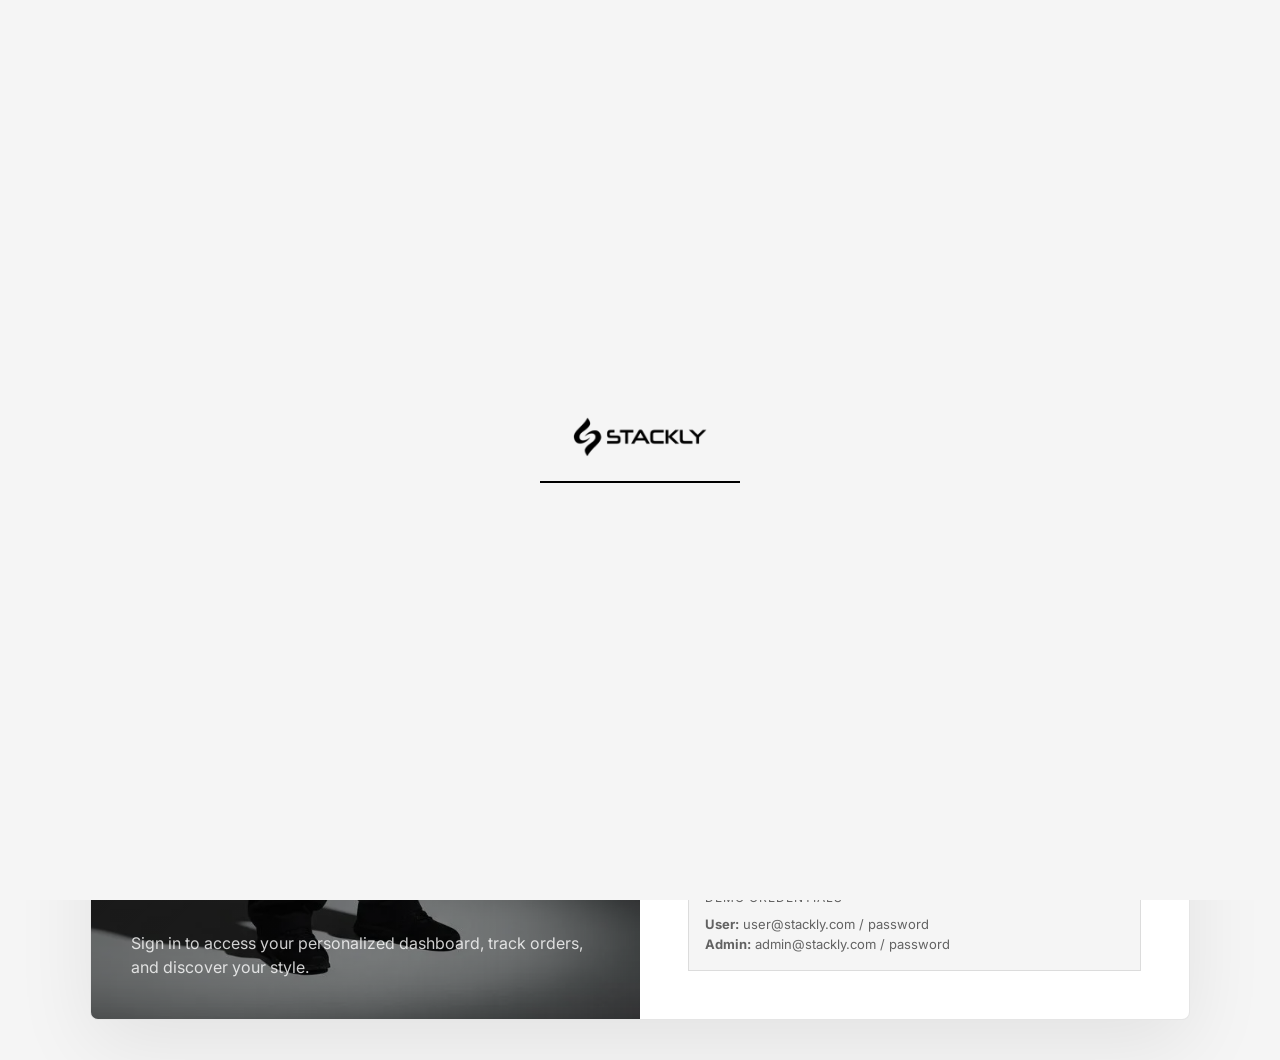
<file: admin.html>
<!DOCTYPE html>
<html lang="en">
<head>
  <meta charset="UTF-8">
  <meta name="viewport" content="width=device-width, initial-scale=1.0">
  <title>Admin Dashboard | Stackly</title>
  <meta name="description" content="Stackly admin dashboard. Manage orders, users, products, and view analytics.">
  <link rel="stylesheet" href="css/style.css">
</head>
<body class="admin-page">
  <!-- Loading Screen -->
  <div class="loading-screen">
    <div class="loading-logo"><img src="images/logo.webp" alt="Stackly logo"></div>
    <div class="loading-bar">
      <div class="loading-bar-inner"></div>
    </div>
  </div>

  <!-- Dashboard Layout -->
  <div class="dashboard">
    <!-- Sidebar -->
    <aside class="dashboard-sidebar">
      <div class="dashboard-mobile-toggle">
        <a href="index.html" class="dashboard-logo" aria-label="Stackly home"><img src="images/logo.webp" alt="Stackly logo"></a>
        <button type="button" class="dashboard-toggle-btn" aria-label="Toggle menu"><span></span></button>
      </div>

      <nav class="dashboard-nav">
        <a href="#admin-overview" class="dashboard-nav-item active" data-section="admin-overview">
          <svg viewBox="0 0 24 24"><rect x="3" y="3" width="7" height="7"></rect><rect x="14" y="3" width="7" height="7"></rect><rect x="14" y="14" width="7" height="7"></rect><rect x="3" y="14" width="7" height="7"></rect></svg>
          Overview
        </a>
        <a href="#admin-orders" class="dashboard-nav-item" data-section="admin-orders">
          <svg viewBox="0 0 24 24"><path d="M6 2L3 6v14a2 2 0 0 0 2 2h14a2 2 0 0 0 2-2V6l-3-4z"></path><line x1="3" y1="6" x2="21" y2="6"></line><path d="M16 10a4 4 0 0 1-8 0"></path></svg>
          Orders
        </a>
        <a href="#admin-users" class="dashboard-nav-item" data-section="admin-users">
          <svg viewBox="0 0 24 24"><path d="M17 21v-2a4 4 0 0 0-4-4H5a4 4 0 0 0-4 4v2"></path><circle cx="9" cy="7" r="4"></circle><path d="M23 21v-2a4 4 0 0 0-3-3.87"></path><path d="M16 3.13a4 4 0 0 1 0 7.75"></path></svg>
          Users
        </a>
        <a href="#admin-products" class="dashboard-nav-item" data-section="admin-products">
          <svg viewBox="0 0 24 24"><path d="M12 2L2 7l10 5 10-5-10-5z"></path><path d="M2 17l10 5 10-5"></path><path d="M2 12l10 5 10-5"></path></svg>
          Products
        </a>
        <a href="#admin-messages" class="dashboard-nav-item" data-section="admin-messages">
          <svg viewBox="0 0 24 24"><path d="M4 4h16c1.1 0 2 .9 2 2v12c0 1.1-.9 2-2 2H4c-1.1 0-2-.9-2-2V6c0-1.1.9-2 2-2z"></path><polyline points="22,6 12,13 2,6"></polyline></svg>
          Messages
        </a>
        <a href="#admin-settings" class="dashboard-nav-item" data-section="admin-settings">
          <svg viewBox="0 0 24 24"><circle cx="12" cy="12" r="3"></circle><path d="M19.4 15a1.65 1.65 0 0 0 .33 1.82l.06.06a2 2 0 0 1 0 2.83 2 2 0 0 1-2.83 0l-.06-.06a1.65 1.65 0 0 0-1.82-.33 1.65 1.65 0 0 0-1 1.51V21a2 2 0 0 1-2 2 2 2 0 0 1-2-2v-.09A1.65 1.65 0 0 0 9 19.4a1.65 1.65 0 0 0-1.82.33l-.06.06a2 2 0 0 1-2.83 0 2 2 0 0 1 0-2.83l.06-.06A1.65 1.65 0 0 0 4.68 15a1.65 1.65 0 0 0-1.51-1H3a2 2 0 0 1-2-2 2 2 0 0 1 2-2h.09A1.65 1.65 0 0 0 4.6 9a1.65 1.65 0 0 0-.33-1.82l-.06-.06a2 2 0 0 1 0-2.83 2 2 0 0 1 2.83 0l.06.06A1.65 1.65 0 0 0 9 4.68a1.65 1.65 0 0 0 1-1.51V3a2 2 0 0 1 2-2 2 2 0 0 1 2 2v.09a1.65 1.65 0 0 0 1 1.51 1.65 1.65 0 0 0 1.82-.33l.06-.06a2 2 0 0 1 2.83 0 2 2 0 0 1 0 2.83l-.06.06A1.65 1.65 0 0 0 19.4 9a1.65 1.65 0 0 0 1.51 1H21a2 2 0 0 1 2 2 2 2 0 0 1-2 2h-.09a1.65 1.65 0 0 0-1.51 1z"></path></svg>
          Settings
        </a>
      </nav>

      <div class="dashboard-user">
        <div class="dashboard-user-avatar" id="dashboardUserAvatar" style="background: var(--accent-blue);">A</div>
        <div class="dashboard-user-info">
          <p id="dashboardUserName">Admin</p>
          <span id="dashboardUserRole">admin</span>
        </div>
      </div>

      <button data-logout class="dashboard-nav-item" style="margin-top: 12px; width: 100%;">
        <svg viewBox="0 0 24 24"><path d="M9 21H5a2 2 0 0 1-2-2V5a2 2 0 0 1 2-2h4"></path><polyline points="16 17 21 12 16 7"></polyline><line x1="21" y1="12" x2="9" y2="12"></line></svg>
        Logout
      </button>
    </aside>

    <!-- Main Content -->
    <main class="dashboard-main">
      <!-- Header -->
      <div class="dashboard-header">
        <h1>Admin Dashboard</h1>
        <div class="dashboard-actions">
          <div class="dashboard-search">
            <svg viewBox="0 0 24 24"><circle cx="11" cy="11" r="8"></circle><line x1="21" y1="21" x2="16.65" y2="16.65"></line></svg>
            <input type="text" placeholder="Search...">
          </div>
          <a href="index.html" class="btn btn-outline btn-sm">View Store</a>
        </div>
      </div>

      <!-- Overview Section -->
      <div class="dashboard-section" id="admin-overview">
        <div class="dashboard-stats">
          <div class="dashboard-stat-card" data-aos="fade-up" data-aos-delay="0">
            <h4>Total Revenue</h4>
            <div class="dashboard-stat-value">$48.2K</div>
            <div class="dashboard-stat-change positive">+23% from last month</div>
          </div>
          <div class="dashboard-stat-card" data-aos="fade-up" data-aos-delay="100">
            <h4>Total Orders</h4>
            <div class="dashboard-stat-value">1,284</div>
            <div class="dashboard-stat-change positive">+18% from last month</div>
          </div>
          <div class="dashboard-stat-card" data-aos="fade-up" data-aos-delay="200">
            <h4>Total Users</h4>
            <div class="dashboard-stat-value">3,842</div>
            <div class="dashboard-stat-change positive">+12% from last month</div>
          </div>
          <div class="dashboard-stat-card" data-aos="fade-up" data-aos-delay="300">
            <h4>Products</h4>
            <div class="dashboard-stat-value">2,156</div>
            <div class="dashboard-stat-change">156 new this month</div>
          </div>
        </div>

        <div class="dashboard-highlight-grid" data-aos="fade-up">
          <div class="dashboard-panel-card">
            <div class="dashboard-panel-head">
              <h3>Operations snapshot</h3>
              <span class="status-badge completed">Live</span>
            </div>
            <p class="dashboard-panel-copy">Premium fashion is moving quickly this week, with repeat buyers and strong demand for streetwear essentials.</p>
            <div class="dashboard-pill-list">
              <span class="dashboard-pill">11 orders need packing</span>
              <span class="dashboard-pill">4 VIP customers</span>
              <span class="dashboard-pill">2 flash sales live</span>
            </div>
          </div>
          <div class="dashboard-panel-card">
            <div class="dashboard-panel-head">
              <h3>Priority tasks</h3>
            </div>
            <ul class="dashboard-panel-list">
              <li>Restock the best-selling Chelsea Boots before weekend demand peaks.</li>
              <li>Approve the new collection visuals for the homepage launch.</li>
              <li>Reply to the latest partnership request from a boutique retailer.</li>
            </ul>
          </div>
        </div>

        <div class="dashboard-table-container" style="margin-top: 24px;" data-aos="fade-up">
          <div class="dashboard-table-header">
            <h3>Recent Orders</h3>
            <a href="#admin-orders" class="btn btn-outline btn-sm" data-section="admin-orders">View All</a>
          </div>
          <table class="dashboard-table" id="ordersTable">
            <thead>
              <tr>
                <th>Order ID</th>
                <th>Customer</th>
                <th>Date</th>
                <th>Amount</th>
                <th>Status</th>
              </tr>
            </thead>
            <tbody></tbody>
          </table>
        </div>
      </div>

      <!-- Orders Section -->
      <div class="dashboard-section" id="admin-orders" style="display: none;">
        <div class="dashboard-highlight-grid">
          <div class="dashboard-panel-card">
            <div class="dashboard-panel-head">
              <h3>Order pipeline</h3>
              <span class="status-badge pending">In progress</span>
            </div>
            <p class="dashboard-panel-copy">Daily order volume is steady, and shipping handoffs are running smoothly across the team.</p>
            <div class="dashboard-pill-list">
              <span class="dashboard-pill">86 shipped today</span>
              <span class="dashboard-pill">24 waiting pickup</span>
              <span class="dashboard-pill">5 high-value carts</span>
            </div>
          </div>
          <div class="dashboard-panel-card">
            <div class="dashboard-panel-head">
              <h3>Fulfillment focus</h3>
            </div>
            <ul class="dashboard-panel-list">
              <li>Priority dispatch for orders over $300.</li>
              <li>Flag international parcels for customs paperwork.</li>
              <li>Send loyalty perks to customers with 3+ orders.</li>
            </ul>
          </div>
        </div>
        <div class="dashboard-table-container">
          <div class="dashboard-table-header">
            <h3>All Orders</h3>
            <div style="display: flex; gap: 8px; flex-wrap: wrap;">
              <select style="padding: 8px 12px; border: 1px solid var(--border-light); font-size: 13px;">
                <option>All Status</option>
                <option>Pending</option>
                <option>Shipped</option>
                <option>Delivered</option>
                <option>Cancelled</option>
              </select>
              <button class="btn btn-primary btn-sm">Export</button>
            </div>
          </div>
          <table class="dashboard-table">
            <thead>
              <tr>
                <th>Order ID</th>
                <th>Customer</th>
                <th>Date</th>
                <th>Items</th>
                <th>Total</th>
                <th>Status</th>
                <th>Actions</th>
              </tr>
            </thead>
            <tbody>
              <tr><td>#ORD-001</td><td>John Doe</td><td>Jul 1, 2026</td><td>3</td><td>$245.00</td><td><span class="status-badge completed">Delivered</span></td><td><a href="#">View</a></td></tr>
              <tr><td>#ORD-002</td><td>Jane Smith</td><td>Jul 2, 2026</td><td>1</td><td>$189.50</td><td><span class="status-badge pending">Shipped</span></td><td><a href="#">View</a></td></tr>
              <tr><td>#ORD-003</td><td>Mike Johnson</td><td>Jul 3, 2026</td><td>5</td><td>$456.00</td><td><span class="status-badge completed">Delivered</span></td><td><a href="#">View</a></td></tr>
              <tr><td>#ORD-004</td><td>Sarah Williams</td><td>Jul 4, 2026</td><td>2</td><td>$78.99</td><td><span class="status-badge cancelled">Cancelled</span></td><td><a href="#">View</a></td></tr>
              <tr><td>#ORD-005</td><td>David Brown</td><td>Jul 5, 2026</td><td>4</td><td>$329.00</td><td><span class="status-badge pending">Pending</span></td><td><a href="#">View</a></td></tr>
              <tr><td>#ORD-006</td><td>Emily Davis</td><td>Jul 5, 2026</td><td>2</td><td>$178.00</td><td><span class="status-badge completed">Delivered</span></td><td><a href="#">View</a></td></tr>
            </tbody>
          </table>
        </div>
      </div>

      <!-- Users Section -->
      <div class="dashboard-section" id="admin-users" style="display: none;">
        <div class="dashboard-highlight-grid">
          <div class="dashboard-panel-card">
            <div class="dashboard-panel-head">
              <h3>Customer growth</h3>
              <span class="status-badge completed">Healthy</span>
            </div>
            <p class="dashboard-panel-copy">New account signups are growing steadily, with returning shoppers driving a large portion of weekly revenue.</p>
            <div class="dashboard-pill-list">
              <span class="dashboard-pill">1,248 active customers</span>
              <span class="dashboard-pill">82 new this week</span>
            </div>
          </div>
          <div class="dashboard-panel-card">
            <div class="dashboard-panel-head">
              <h3>Member attention</h3>
            </div>
            <ul class="dashboard-panel-list">
              <li>Invite new members into the early-access list.</li>
              <li>Send a welcome email to the latest premium tier signups.</li>
              <li>Follow up with customers who abandoned carts this week.</li>
            </ul>
          </div>
        </div>
        <div class="dashboard-table-container">
          <div class="dashboard-table-header">
            <h3>All Users</h3>
            <button class="btn btn-primary btn-sm" onclick="Toast.success('Feature coming soon!')">Add User</button>
          </div>
          <table class="dashboard-table" id="usersTable">
            <thead>
              <tr>
                <th>Name</th>
                <th>Email</th>
                <th>Role</th>
                <th>Joined</th>
                <th>Actions</th>
              </tr>
            </thead>
            <tbody></tbody>
          </table>
        </div>
      </div>

      <!-- Products Section -->
      <div class="dashboard-section" id="admin-products" style="display: none;">
        <div class="dashboard-highlight-grid">
          <div class="dashboard-panel-card">
            <div class="dashboard-panel-head">
              <h3>Inventory health</h3>
              <span class="status-badge pending">Watchlist</span>
            </div>
            <p class="dashboard-panel-copy">Several premium items are near the minimum stock threshold and should be replenished soon to avoid missed sales.</p>
            <div class="dashboard-pill-list">
              <span class="dashboard-pill">3 low-stock SKUs</span>
              <span class="dashboard-pill">1 out-of-stock SKU</span>
            </div>
          </div>
          <div class="dashboard-panel-card">
            <div class="dashboard-panel-head">
              <h3>Product focus</h3>
            </div>
            <ul class="dashboard-panel-list">
              <li>Refresh the product photography for the new blazer release.</li>
              <li>Bundle the hoodie with a complimentary accessory.</li>
              <li>Move the knit sweater into the next seasonal campaign.</li>
            </ul>
          </div>
        </div>
        <div class="dashboard-table-container">
          <div class="dashboard-table-header">
            <h3>Products</h3>
            <button class="btn btn-primary btn-sm" onclick="Toast.success('Feature coming soon!')">Add Product</button>
          </div>
          <table class="dashboard-table">
            <thead>
              <tr>
                <th>Product</th>
                <th>Category</th>
                <th>Price</th>
                <th>Stock</th>
                <th>Status</th>
                <th>Actions</th>
              </tr>
            </thead>
            <tbody>
              <tr><td>Premium Black Hoodie</td><td>Streetwear</td><td>$89.00</td><td>234</td><td><span class="status-badge completed">Active</span></td><td><a href="404.html">Edit</a> | <a href="404.html">Delete</a></td></tr>
              <tr><td>Designer Sunglasses</td><td>Accessories</td><td>$156.00</td><td>89</td><td><span class="status-badge completed">Active</span></td><td><a href="404.html">Edit</a> | <a href="404.html">Delete</a></td></tr>
              <tr><td>Leather Chelsea Boots</td><td>Footwear</td><td>$245.00</td><td>45</td><td><span class="status-badge pending">Low Stock</span></td><td><a href="404.html">Edit</a> | <a href="404.html">Delete</a></td></tr>
              <tr><td>Technical Knit Sweater</td><td>Knitwear</td><td>$178.00</td><td>0</td><td><span class="status-badge cancelled">Out of Stock</span></td><td><a href="404.html">Edit</a> | <a href="404.html">Delete</a></td></tr>
              <tr><td>Oversized Blazer</td><td>Tailoring</td><td>$320.00</td><td>67</td><td><span class="status-badge completed">Active</span></td><td><a href="404.html">Edit</a> | <a href="404.html">Delete</a></td></tr>
            </tbody>
          </table>
        </div>
      </div>

      <!-- Messages Section -->
      <div class="dashboard-section" id="admin-messages" style="display: none;">
        <div class="dashboard-highlight-grid">
          <div class="dashboard-panel-card">
            <div class="dashboard-panel-head">
              <h3>Inbox summary</h3>
              <span class="status-badge pending">8 unread</span>
            </div>
            <p class="dashboard-panel-copy">Customer support requests are steady, and a few conversations need a prompt reply to avoid churn.</p>
            <div class="dashboard-pill-list">
              <span class="dashboard-pill">2 urgent tickets</span>
              <span class="dashboard-pill">1 wholesale inquiry</span>
            </div>
          </div>
          <div class="dashboard-panel-card">
            <div class="dashboard-panel-head">
              <h3>Response plan</h3>
            </div>
            <ul class="dashboard-panel-list">
              <li>Respond to delivery concerns before the next dispatch window.</li>
              <li>Share product care tips with customers asking about fit.</li>
              <li>Prepare a wholesale deck for the partner enquiry.</li>
            </ul>
          </div>
        </div>
        <div class="dashboard-table-container">
          <div class="dashboard-table-header">
            <h3>Contact Messages</h3>
          </div>
          <table class="dashboard-table">
            <thead>
              <tr>
                <th>Name</th>
                <th>Email</th>
                <th>Subject</th>
                <th>Message</th>
                <th>Date</th>
                <th>Actions</th>
              </tr>
            </thead>
            <tbody>
              <tr><td>Alice Cooper</td><td>alice@email.com</td><td>General Inquiry</td><td>Do you offer gift wrapping?</td><td>Jul 5, 2026</td><td><a href="#">Reply</a></td></tr>
              <tr><td>Bob Martinez</td><td>bob@email.com</td><td>Customer Support</td><td>Issue with my order #ORD-001</td><td>Jul 4, 2026</td><td><a href="#">Reply</a></td></tr>
              <tr><td>Carol White</td><td>carol@email.com</td><td>Partnership</td><td>Interested in wholesale partnership</td><td>Jul 3, 2026</td><td><a href="#">Reply</a></td></tr>
            </tbody>
          </table>
        </div>
      </div>

      <!-- Settings Section -->
      <div class="dashboard-section" id="admin-settings" style="display: none;">
        <div class="dashboard-highlight-grid">
          <div class="dashboard-panel-card">
            <div class="dashboard-panel-head">
              <h3>Store controls</h3>
              <span class="status-badge completed">Optimized</span>
            </div>
            <p class="dashboard-panel-copy">This panel keeps your storefront rules, shipping thresholds, and notifications aligned with your launch plan.</p>
            <div class="dashboard-pill-list">
              <span class="dashboard-pill">Free shipping enabled</span>
              <span class="dashboard-pill">Auto email alerts on</span>
            </div>
          </div>
          <div class="dashboard-panel-card">
            <div class="dashboard-panel-head">
              <h3>Recommended updates</h3>
            </div>
            <ul class="dashboard-panel-list">
              <li>Enable a weekend promotion banner for new customers.</li>
              <li>Adjust the return window notice for premium items.</li>
              <li>Turn on inventory alerts for low-stock products.</li>
            </ul>
          </div>
        </div>
        <div class="dashboard-table-container">
          <div class="dashboard-table-header">
            <h3>Site Settings</h3>
          </div>
          <div style="padding: 32px; max-width: 700px;">
            <form>
              <div style="margin-bottom: 24px;">
                <h4 style="font-family: var(--font-display); font-size: 16px; margin-bottom: 16px;">General Settings</h4>
                <div class="form-group">
                  <label>Site Name</label>
                  <input type="text" value="Stackly">
                </div>
                <div class="form-group">
                  <label>Site Description</label>
                  <textarea style="min-height: 60px;">Premium Fashion E-Commerce Platform</textarea>
                </div>
                <div class="form-group">
                  <label>Contact Email</label>
                  <input type="email" value="hello@stackly.com">
                </div>
              </div>

              <div style="margin-bottom: 24px; padding: 24px 0; border-top: 1px solid var(--border-light); border-bottom: 1px solid var(--border-light);">
                <h4 style="font-family: var(--font-display); font-size: 16px; margin-bottom: 16px;">Shipping Settings</h4>
                <div class="form-group">
                  <label>Free Shipping Threshold ($)</label>
                  <input type="number" value="200">
                </div>
                <div class="form-group">
                  <label>Standard Shipping Rate ($)</label>
                  <input type="number" value="9.99">
                </div>
                <div class="form-group">
                  <label>Express Shipping Rate ($)</label>
                  <input type="number" value="19.99">
                </div>
              </div>

              <div style="margin-bottom: 24px; padding-bottom: 24px; border-bottom: 1px solid var(--border-light);">
                <h4 style="font-family: var(--font-display); font-size: 16px; margin-bottom: 16px;">Notification Settings</h4>
                <label style="display: flex; align-items: center; gap: 8px; font-size: 14px; margin-bottom: 8px; cursor: pointer;">
                  <input type="checkbox" checked style="width: auto;"> Email admin on new orders
                </label>
                <label style="display: flex; align-items: center; gap: 8px; font-size: 14px; margin-bottom: 8px; cursor: pointer;">
                  <input type="checkbox" checked style="width: auto;"> Email admin on new user registration
                </label>
                <label style="display: flex; align-items: center; gap: 8px; font-size: 14px; cursor: pointer;">
                  <input type="checkbox" style="width: auto;"> Email admin on low stock alerts
                </label>
              </div>

              <button type="submit" class="btn btn-primary">Save Settings</button>
            </form>
          </div>
        </div>
      </div>
    </main>
  </div>

  <script src="js/main.js"></script>
</body>
</html>
</file>
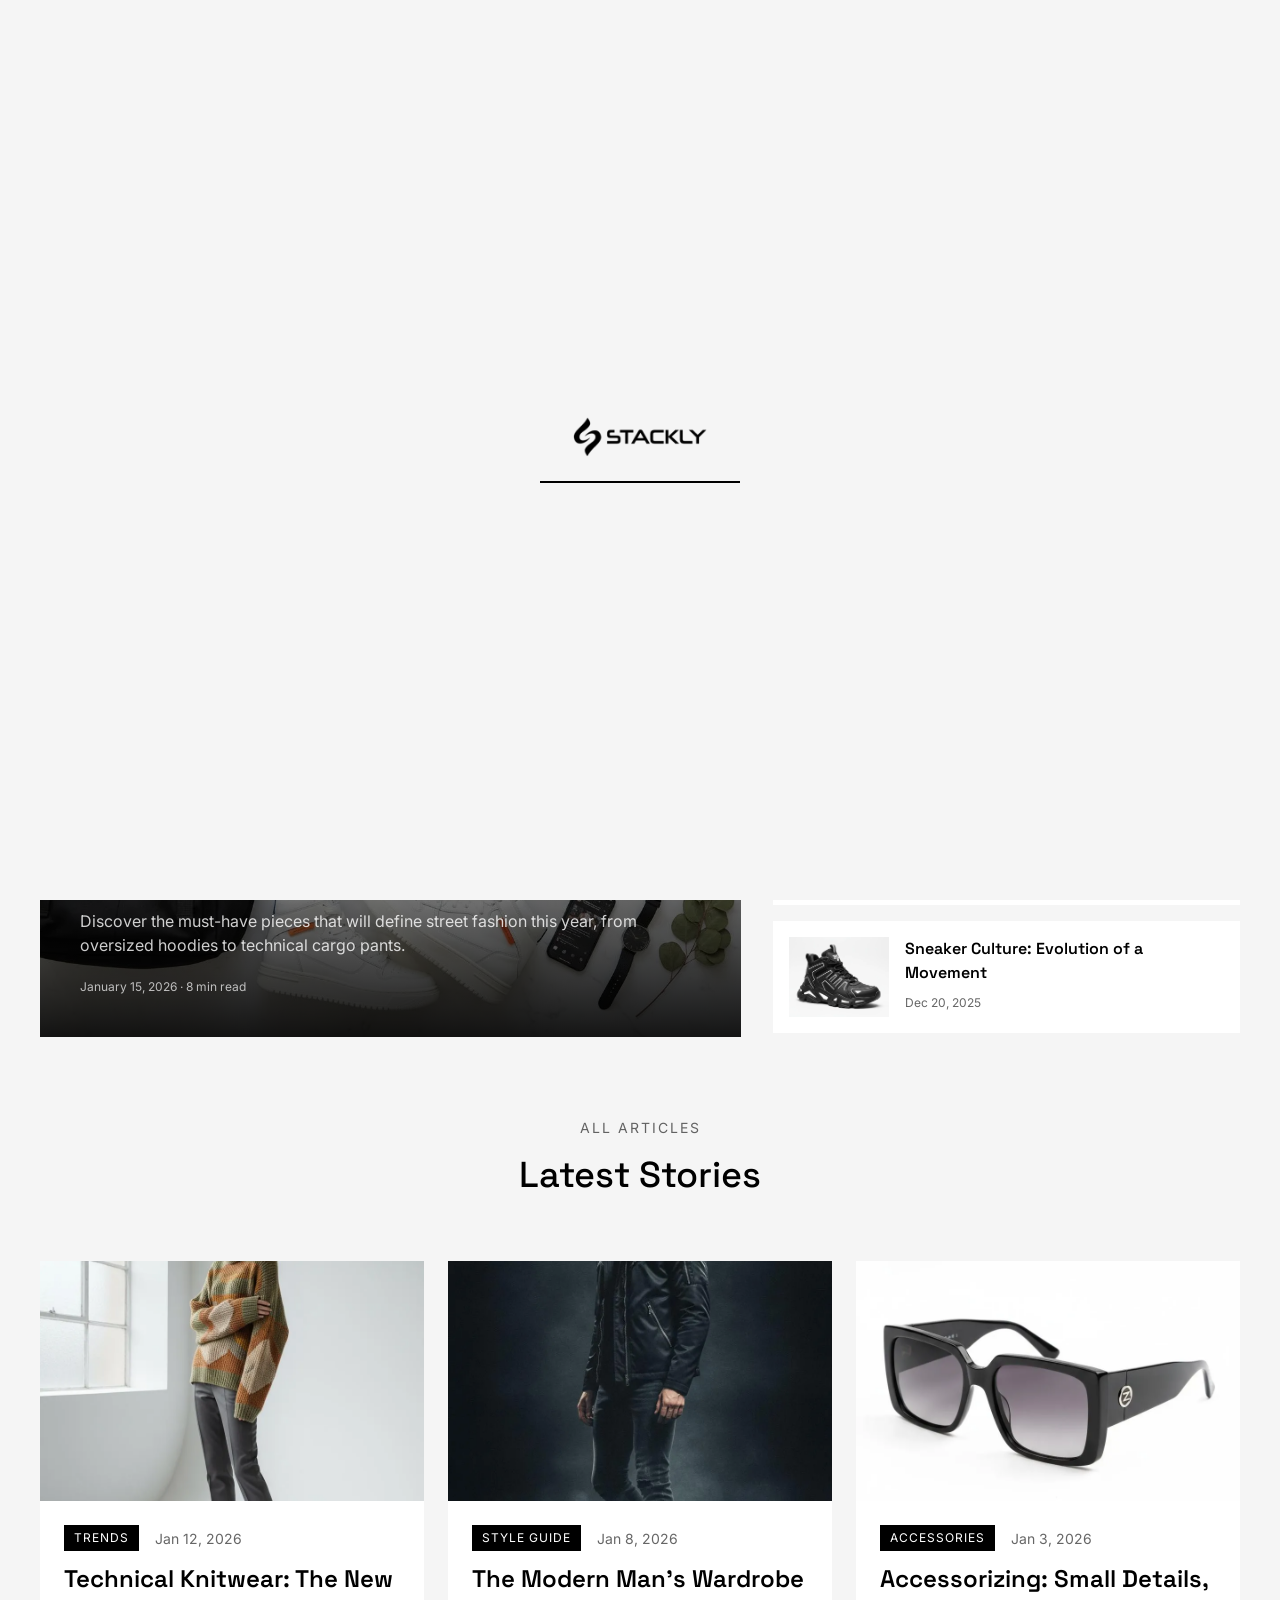
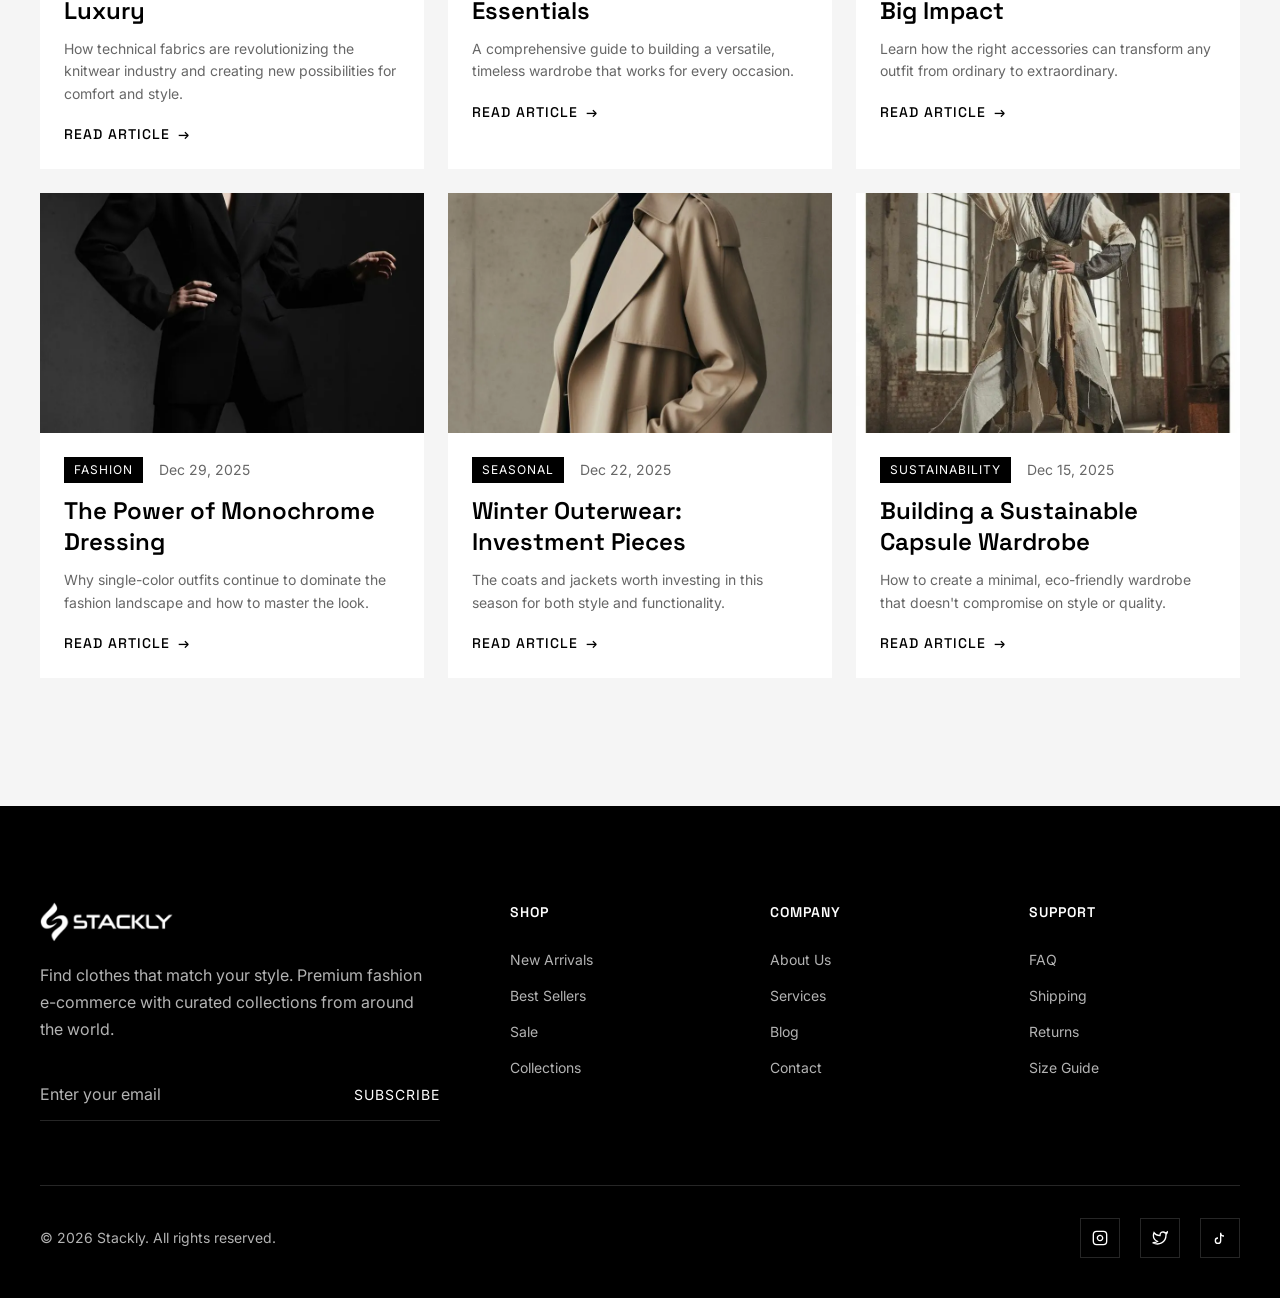
<file: blog.html>
<!DOCTYPE html>
<html lang="en">
<head>
  <meta charset="UTF-8">
  <meta name="viewport" content="width=device-width, initial-scale=1.0">
  <title>Blog | Stackly</title>
  <meta name="description" content="Fashion news, styling tips, and behind-the-scenes content from Stackly.">
  <link rel="stylesheet" href="css/style.css">
</head>
<body>
  <!-- Loading Screen -->
  <div class="loading-screen">
    <div class="loading-logo"><img src="images/logo.webp" alt="Stackly logo"></div>
    <div class="loading-bar">
      <div class="loading-bar-inner"></div>
    </div>
  </div>

  <!-- Page Transition -->
  <div class="page-transition"></div>

  <!-- Navigation -->
  <nav class="navbar">
    <div class="container">
      <a href="index.html" class="nav-logo" aria-label="Stackly home"><img src="images/logo.webp" alt="Stackly logo"></a>
      <div class="nav-links">
        <a href="index.html">Home</a>
        <a href="about.html">About</a>
        <a href="services.html">Services</a>
        <a href="blog.html">Blog</a>
        <a href="contact.html">Contact</a>
      </div>
      <div class="nav-actions">
        <a href="login.html" class="nav-icon" aria-label="Account">
          <svg viewBox="0 0 24 24" fill="none" stroke="currentColor" stroke-width="2">
            <path d="M20 21v-2a4 4 0 0 0-4-4H8a4 4 0 0 0-4 4v2"></path>
            <circle cx="12" cy="7" r="4"></circle>
          </svg>
        </a>
        <a href="index.html#collections" class="nav-icon" aria-label="Cart" style="position: relative;">
          <svg viewBox="0 0 24 24" fill="none" stroke="currentColor" stroke-width="2">
            <path d="M6 2L3 6v14a2 2 0 0 0 2 2h14a2 2 0 0 0 2-2V6l-3-4z"></path>
            <line x1="3" y1="6" x2="21" y2="6"></line>
            <path d="M16 10a4 4 0 0 1-8 0"></path>
          </svg>
          <span class="nav-badge" style="display: none;"></span>
        </a>
        <div class="menu-toggle" aria-label="Menu">
          <span></span>
          <span></span>
          <span></span>
        </div>
      </div>
    </div>
  </nav>

  <div class="mobile-overlay"></div>
  <div class="mobile-nav">
    <a href="index.html">Home</a>
    <a href="about.html">About</a>
    <a href="services.html">Services</a>
    <a href="blog.html">Blog</a>
    <a href="contact.html">Contact</a>
    <a href="login.html">Login</a>
  </div>

  <!-- Page Hero -->
  <section class="page-hero">
    <div class="container">
      <p class="section-label" data-aos="fade-up">Blog</p>
      <h1 class="display-xl page-hero-title reveal-text" data-aos="fade-up">The Journal</h1>
      <p class="page-hero-subtitle" data-aos="fade-up" data-aos-delay="200">
        Fashion insights, style guides, and stories from the world of premium fashion.
      </p>
    </div>
  </section>

  <!-- Blog Content -->
  <section class="blog-page">
    <div class="container">
      <!-- Featured Post -->
      <div class="blog-featured" data-aos="fade-up">
        <div class="blog-featured-main">
          <img src="images/blog_1.webp" alt="Featured Post">
          <div class="blog-featured-content">
            <span class="blog-category">Featured</span>
            <h2>10 Streetwear Essentials for 2026</h2>
            <p>Discover the must-have pieces that will define street fashion this year, from oversized hoodies to technical cargo pants.</p>
            <span style="font-size: 12px; opacity: 0.7;">January 15, 2026 &middot; 8 min read</span>
          </div>
        </div>
        <div class="blog-sidebar">
          <a href="404.html" class="blog-sidebar-item">
            <img src="images/blog_2.webp" alt="Post 2">
            <div>
              <h4>The Art of Craftsmanship in Modern Fashion</h4>
              <span>Jan 10, 2026</span>
            </div>
          </a>
          <a href="404.html" class="blog-sidebar-item">
            <img src="images/blog_3.webp" alt="Post 3">
            <div>
              <h4>Fashion Week 2026: Complete Recap</h4>
              <span>Jan 5, 2026</span>
            </div>
          </a>
          <a href="404.html" class="blog-sidebar-item">
            <img src="images/archive_fashion_1.webp" alt="Post 4">
            <div>
              <h4>Sustainable Fashion: A Complete Guide</h4>
              <span>Dec 28, 2025</span>
            </div>
          </a>
          <a href="404.html" class="blog-sidebar-item">
            <img src="images/collection_shoe_1.webp" alt="Post 5">
            <div>
              <h4>Sneaker Culture: Evolution of a Movement</h4>
              <span>Dec 20, 2025</span>
            </div>
          </a>
        </div>
      </div>

      <!-- All Posts Grid -->
      <div class="section-header" style="margin-top: 80px;" data-aos="fade-up">
        <p class="section-label">All Articles</p>
        <h2 class="heading">Latest Stories</h2>
      </div>

      <div class="blog-grid">
        <article class="blog-card" data-aos="fade-up" data-aos-delay="0">
          <div class="blog-image">
            <img src="images/archive_fashion_2.webp" alt="Technical Knitwear">
          </div>
          <div class="blog-content">
            <div class="blog-meta">
              <span class="blog-category">Trends</span>
              <span class="blog-date">Jan 12, 2026</span>
            </div>
            <h3>Technical Knitwear: The New Luxury</h3>
            <p>How technical fabrics are revolutionizing the knitwear industry and creating new possibilities for comfort and style.</p>
            <a href="404.html" class="blog-read-more">Read Article</a>
          </div>
        </article>

        <article class="blog-card" data-aos="fade-up" data-aos-delay="100">
          <div class="blog-image">
            <img src="images/hero_model_3.webp" alt="Menswear">
          </div>
          <div class="blog-content">
            <div class="blog-meta">
              <span class="blog-category">Style Guide</span>
              <span class="blog-date">Jan 8, 2026</span>
            </div>
            <h3>The Modern Man's Wardrobe Essentials</h3>
            <p>A comprehensive guide to building a versatile, timeless wardrobe that works for every occasion.</p>
            <a href="404.html" class="blog-read-more">Read Article</a>
          </div>
        </article>

        <article class="blog-card" data-aos="fade-up" data-aos-delay="200">
          <div class="blog-image">
            <img src="images/collection_shoe_3.webp" alt="Accessories">
          </div>
          <div class="blog-content">
            <div class="blog-meta">
              <span class="blog-category">Accessories</span>
              <span class="blog-date">Jan 3, 2026</span>
            </div>
            <h3>Accessorizing: Small Details, Big Impact</h3>
            <p>Learn how the right accessories can transform any outfit from ordinary to extraordinary.</p>
            <a href="404.html" class="blog-read-more">Read Article</a>
          </div>
        </article>

        <article class="blog-card" data-aos="fade-up" data-aos-delay="300">
          <div class="blog-image">
            <img src="images/archive_fashion_3.webp" alt="Monochrome">
          </div>
          <div class="blog-content">
            <div class="blog-meta">
              <span class="blog-category">Fashion</span>
              <span class="blog-date">Dec 29, 2025</span>
            </div>
            <h3>The Power of Monochrome Dressing</h3>
            <p>Why single-color outfits continue to dominate the fashion landscape and how to master the look.</p>
            <a href="404.html" class="blog-read-more">Read Article</a>
          </div>
        </article>

        <article class="blog-card" data-aos="fade-up" data-aos-delay="400">
          <div class="blog-image">
            <img src="images/hero_model_6.webp" alt="Outerwear">
          </div>
          <div class="blog-content">
            <div class="blog-meta">
              <span class="blog-category">Seasonal</span>
              <span class="blog-date">Dec 22, 2025</span>
            </div>
            <h3>Winter Outerwear: Investment Pieces</h3>
            <p>The coats and jackets worth investing in this season for both style and functionality.</p>
            <a href="404.html" class="blog-read-more">Read Article</a>
          </div>
        </article>

        <article class="blog-card" data-aos="fade-up" data-aos-delay="500">
          <div class="blog-image">
            <img src="images/archive_fashion_4.webp" alt="Sustainable">
          </div>
          <div class="blog-content">
            <div class="blog-meta">
              <span class="blog-category">Sustainability</span>
              <span class="blog-date">Dec 15, 2025</span>
            </div>
            <h3>Building a Sustainable Capsule Wardrobe</h3>
            <p>How to create a minimal, eco-friendly wardrobe that doesn't compromise on style or quality.</p>
            <a href="404.html" class="blog-read-more">Read Article</a>
          </div>
        </article>
      </div>
    </div>
  </section>

  <!-- Footer -->
  <footer class="footer">
    <div class="container">
      <div class="footer-top">
        <div class="footer-brand">
          <div class="footer-logo"><img src="images/logo.webp" alt="Stackly logo"></div>
          <p>Find clothes that match your style. Premium fashion e-commerce with curated collections from around the world.</p>
          <form class="footer-newsletter" id="newsletterForm">
            <input type="email" placeholder="Enter your email" required>
            <button type="submit">Subscribe</button>
          </form>
        </div>
        <div class="footer-column">
          <h4>Shop</h4>
          <ul>
            <li><a href="index.html">New Arrivals</a></li>
            <li><a href="index.html">Best Sellers</a></li>
            <li><a href="index.html">Sale</a></li>
            <li><a href="index.html">Collections</a></li>
          </ul>
        </div>
        <div class="footer-column">
          <h4>Company</h4>
          <ul>
            <li><a href="about.html">About Us</a></li>
            <li><a href="services.html">Services</a></li>
            <li><a href="blog.html">Blog</a></li>
            <li><a href="contact.html">Contact</a></li>
          </ul>
        </div>
        <div class="footer-column">
          <h4>Support</h4>
          <ul>
            <li><a href="index.html#faq">FAQ</a></li>
            <li><a href="404.html">Shipping</a></li>
            <li><a href="404.html">Returns</a></li>
            <li><a href="404.html">Size Guide</a></li>
          </ul>
        </div>
      </div>
      <div class="footer-bottom">
        <p class="footer-copyright">&copy; 2026 Stackly. All rights reserved.</p>
        <div class="footer-social">
          <a href="404.html" aria-label="Instagram">
            <svg width="16" height="16" viewBox="0 0 24 24" fill="none" stroke="currentColor" stroke-width="2">
              <rect x="2" y="2" width="20" height="20" rx="5" ry="5"></rect>
              <path d="M16 11.37A4 4 0 1 1 12.63 8 4 4 0 0 1 16 11.37z"></path>
              <line x1="17.5" y1="6.5" x2="17.51" y2="6.5"></line>
            </svg>
          </a>
          <a href="404.html" aria-label="Twitter">
            <svg width="16" height="16" viewBox="0 0 24 24" fill="none" stroke="currentColor" stroke-width="2">
              <path d="M23 3a10.9 10.9 0 0 1-3.14 1.53 4.48 4.48 0 0 0-7.86 3v1A10.66 10.66 0 0 1 3 4s-4 9 5 13a11.64 11.64 0 0 1-7 2c9 5 20 0 20-11.5a4.5 4.5 0 0 0-.08-.83A7.72 7.72 0 0 0 23 3z"></path>
            </svg>
          </a>
          <a href="404.html" aria-label="TikTok">
            <svg width="16" height="16" viewBox="0 0 24 24" fill="none" stroke="currentColor" stroke-width="2">
              <path d="M9 12a4 4 0 1 0 4 4V4a5 5 0 0 0 5 5"></path>
            </svg>
          </a>
        </div>
      </div>
    </div>
  </footer>

  <button id="backToTop" class="btn btn-primary" style="position: fixed; bottom: 30px; right: 30px; z-index: 999; opacity: 0; visibility: hidden; transition: all 0.3s; padding: 12px;">
    <svg width="20" height="20" viewBox="0 0 24 24" fill="none" stroke="currentColor" stroke-width="2">
      <polyline points="18 15 12 9 6 15"></polyline>
    </svg>
  </button>

  <script src="js/main.js"></script>
</body>
</html>
</file>
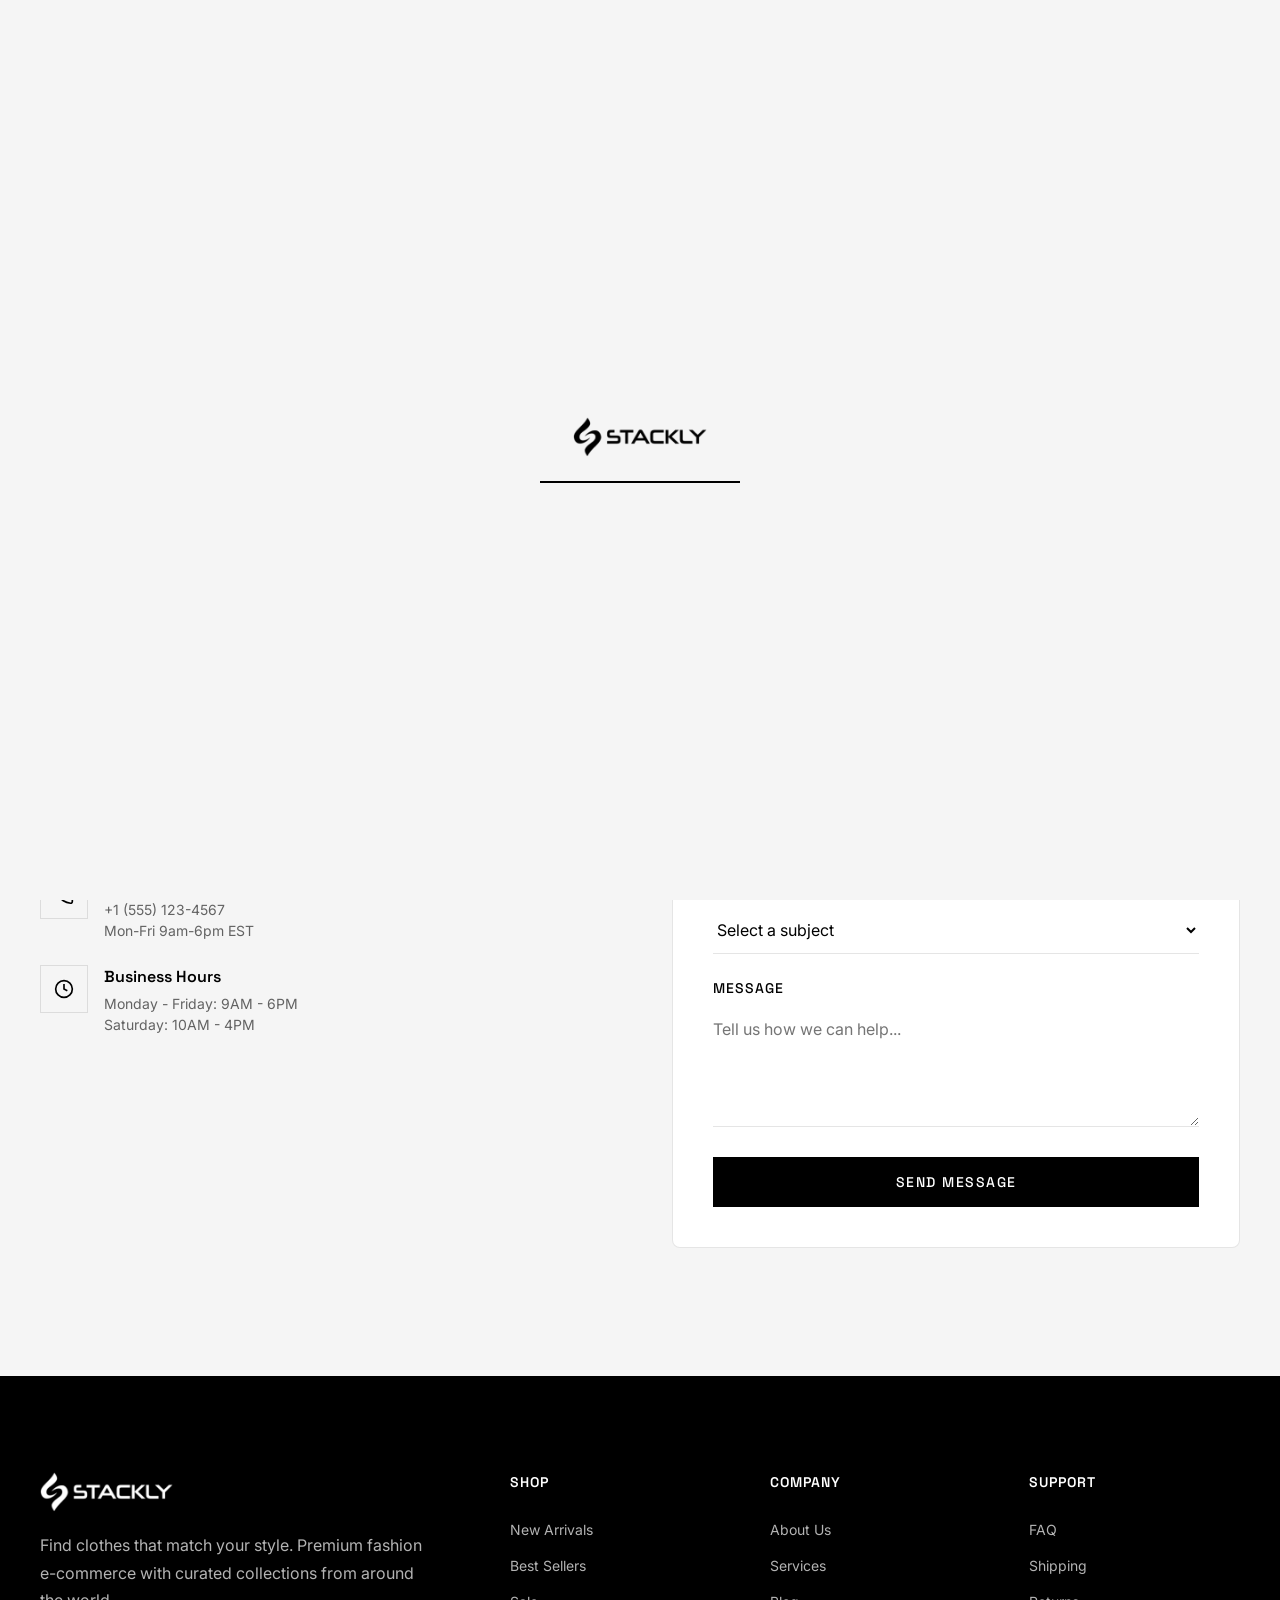
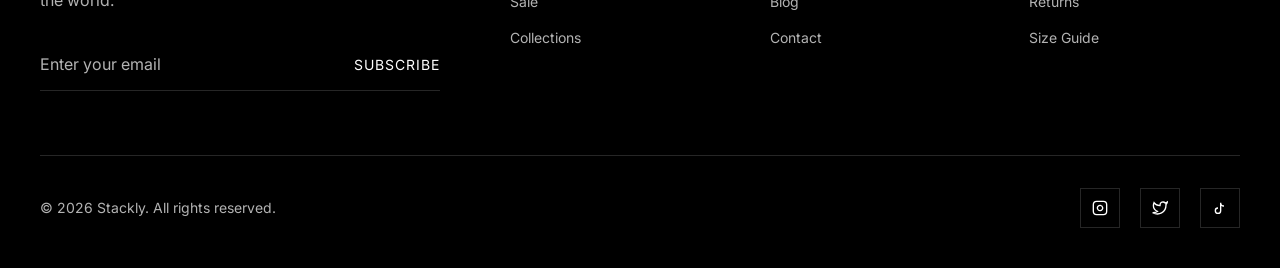
<file: contact.html>
<!DOCTYPE html>
<html lang="en">
<head>
  <meta charset="UTF-8">
  <meta name="viewport" content="width=device-width, initial-scale=1.0">
  <title>Contact Us | Stackly</title>
  <meta name="description" content="Get in touch with the Stackly team. We're here to help with any questions or inquiries.">
  <link rel="stylesheet" href="css/style.css">
</head>
<body>
  <!-- Loading Screen -->
  <div class="loading-screen">
    <div class="loading-logo"><img src="images/logo.webp" alt="Stackly logo"></div>
    <div class="loading-bar">
      <div class="loading-bar-inner"></div>
    </div>
  </div>

  <!-- Page Transition -->
  <div class="page-transition"></div>

  <!-- Navigation -->
  <nav class="navbar">
    <div class="container">
      <a href="index.html" class="nav-logo" aria-label="Stackly home"><img src="images/logo.webp" alt="Stackly logo"></a>
      <div class="nav-links">
        <a href="index.html">Home</a>
        <a href="about.html">About</a>
        <a href="services.html">Services</a>
        <a href="blog.html">Blog</a>
        <a href="contact.html">Contact</a>
      </div>
      <div class="nav-actions">
        <a href="login.html" class="nav-icon" aria-label="Account">
          <svg viewBox="0 0 24 24" fill="none" stroke="currentColor" stroke-width="2">
            <path d="M20 21v-2a4 4 0 0 0-4-4H8a4 4 0 0 0-4 4v2"></path>
            <circle cx="12" cy="7" r="4"></circle>
          </svg>
        </a>
        <a href="index.html#collections" class="nav-icon" aria-label="Cart" style="position: relative;">
          <svg viewBox="0 0 24 24" fill="none" stroke="currentColor" stroke-width="2">
            <path d="M6 2L3 6v14a2 2 0 0 0 2 2h14a2 2 0 0 0 2-2V6l-3-4z"></path>
            <line x1="3" y1="6" x2="21" y2="6"></line>
            <path d="M16 10a4 4 0 0 1-8 0"></path>
          </svg>
          <span class="nav-badge" style="display: none;"></span>
        </a>
        <div class="menu-toggle" aria-label="Menu">
          <span></span>
          <span></span>
          <span></span>
        </div>
      </div>
    </div>
  </nav>

  <div class="mobile-overlay"></div>
  <div class="mobile-nav">
    <a href="index.html">Home</a>
    <a href="about.html">About</a>
    <a href="services.html">Services</a>
    <a href="blog.html">Blog</a>
    <a href="contact.html">Contact</a>
    <a href="login.html">Login</a>
  </div>

  <!-- Page Hero -->
  <section class="page-hero">
    <div class="container">
      <p class="section-label" data-aos="fade-up">Contact</p>
      <h1 class="display-xl page-hero-title reveal-text" data-aos="fade-up">Get In Touch</h1>
      <p class="page-hero-subtitle" data-aos="fade-up" data-aos-delay="200">
        Have a question or want to collaborate? We'd love to hear from you.
      </p>
    </div>
  </section>

  <!-- Contact Section -->
  <section class="contact">
    <div class="container">
      <div class="contact-grid">
        <div class="contact-info" data-aos="fade-right">
          <h3 class="heading">Contact Information</h3>
          <p>Reach out to us through any of the following channels. Our team is ready to assist you.</p>

          <div class="contact-item">
            <div class="contact-item-icon">
              <svg viewBox="0 0 24 24" fill="none" stroke="currentColor" stroke-width="2">
                <path d="M21 10c0 7-9 13-9 13s-9-6-9-13a9 9 0 0 1 18 0z"></path>
                <circle cx="12" cy="10" r="3"></circle>
              </svg>
            </div>
            <div class="contact-item-content">
              <h4>Visit Us</h4>
              <p>123 Fashion Avenue<br>New York, NY 10001</p>
            </div>
          </div>

          <div class="contact-item">
            <div class="contact-item-icon">
              <svg viewBox="0 0 24 24" fill="none" stroke="currentColor" stroke-width="2">
                <path d="M4 4h16c1.1 0 2 .9 2 2v12c0 1.1-.9 2-2 2H4c-1.1 0-2-.9-2-2V6c0-1.1.9-2 2-2z"></path>
                <polyline points="22,6 12,13 2,6"></polyline>
              </svg>
            </div>
            <div class="contact-item-content">
              <h4>Email Us</h4>
              <p>hello@stackly.com<br>support@stackly.com</p>
            </div>
          </div>

          <div class="contact-item">
            <div class="contact-item-icon">
              <svg viewBox="0 0 24 24" fill="none" stroke="currentColor" stroke-width="2">
                <path d="M22 16.92v3a2 2 0 0 1-2.18 2 19.79 19.79 0 0 1-8.63-3.07 19.5 19.5 0 0 1-6-6 19.79 19.79 0 0 1-3.07-8.67A2 2 0 0 1 4.11 2h3a2 2 0 0 1 2 1.72 12.84 12.84 0 0 0 .7 2.81 2 2 0 0 1-.45 2.11L8.09 9.91a16 16 0 0 0 6 6l1.27-1.27a2 2 0 0 1 2.11-.45 12.84 12.84 0 0 0 2.81.7A2 2 0 0 1 22 16.92z"></path>
              </svg>
            </div>
            <div class="contact-item-content">
              <h4>Call Us</h4>
              <p>+1 (555) 123-4567<br>Mon-Fri 9am-6pm EST</p>
            </div>
          </div>

          <div class="contact-item">
            <div class="contact-item-icon">
              <svg viewBox="0 0 24 24" fill="none" stroke="currentColor" stroke-width="2">
                <circle cx="12" cy="12" r="10"></circle>
                <polyline points="12 6 12 12 16 14"></polyline>
              </svg>
            </div>
            <div class="contact-item-content">
              <h4>Business Hours</h4>
              <p>Monday - Friday: 9AM - 6PM<br>Saturday: 10AM - 4PM</p>
            </div>
          </div>
        </div>

        <div class="contact-form" data-aos="fade-left">
          <h3 class="heading" style="margin-bottom: 8px;">Send a Message</h3>
          <p style="color: var(--text-muted); margin-bottom: 32px; font-size: 14px;">Fill out the form below and we'll get back to you within 24 hours.</p>

          <form id="contactForm">
            <div class="form-group">
              <label>Full Name</label>
              <input type="text" name="name" placeholder="John Doe" required>
            </div>
            <div class="form-group">
              <label>Email Address</label>
              <input type="email" name="email" placeholder="john@example.com" required>
            </div>
            <div class="form-group">
              <label>Subject</label>
              <select name="subject" required style="width: 100%; padding: 12px 0; border-bottom: 1px solid var(--border-light); font-size: 16px; background: transparent;">
                <option value="">Select a subject</option>
                <option value="general">General Inquiry</option>
                <option value="support">Customer Support</option>
                <option value="partnership">Partnership</option>
                <option value="press">Press & Media</option>
                <option value="careers">Careers</option>
              </select>
            </div>
            <div class="form-group">
              <label>Message</label>
              <textarea name="message" placeholder="Tell us how we can help..." required></textarea>
            </div>
            <button type="submit" class="btn btn-primary" style="width: 100%;">Send Message</button>
          </form>
        </div>
      </div>
    </div>
  </section>

  <!-- Footer -->
  <footer class="footer">
    <div class="container">
      <div class="footer-top">
        <div class="footer-brand">
          <div class="footer-logo"><img src="images/logo.webp" alt="Stackly logo"></div>
          <p>Find clothes that match your style. Premium fashion e-commerce with curated collections from around the world.</p>
          <form class="footer-newsletter" id="newsletterForm">
            <input type="email" placeholder="Enter your email" required>
            <button type="submit">Subscribe</button>
          </form>
        </div>
        <div class="footer-column">
          <h4>Shop</h4>
          <ul>
            <li><a href="index.html">New Arrivals</a></li>
            <li><a href="index.html">Best Sellers</a></li>
            <li><a href="index.html">Sale</a></li>
            <li><a href="index.html">Collections</a></li>
          </ul>
        </div>
        <div class="footer-column">
          <h4>Company</h4>
          <ul>
            <li><a href="about.html">About Us</a></li>
            <li><a href="services.html">Services</a></li>
            <li><a href="blog.html">Blog</a></li>
            <li><a href="contact.html">Contact</a></li>
          </ul>
        </div>
        <div class="footer-column">
          <h4>Support</h4>
          <ul>
            <li><a href="index.html#faq">FAQ</a></li>
            <li><a href="404.html">Shipping</a></li>
            <li><a href="404.html">Returns</a></li>
            <li><a href="404.html">Size Guide</a></li>
          </ul>
        </div>
      </div>
      <div class="footer-bottom">
        <p class="footer-copyright">&copy; 2026 Stackly. All rights reserved.</p>
        <div class="footer-social">
          <a href="404.html" aria-label="Instagram">
            <svg width="16" height="16" viewBox="0 0 24 24" fill="none" stroke="currentColor" stroke-width="2">
              <rect x="2" y="2" width="20" height="20" rx="5" ry="5"></rect>
              <path d="M16 11.37A4 4 0 1 1 12.63 8 4 4 0 0 1 16 11.37z"></path>
              <line x1="17.5" y1="6.5" x2="17.51" y2="6.5"></line>
            </svg>
          </a>
          <a href="404.html" aria-label="Twitter">
            <svg width="16" height="16" viewBox="0 0 24 24" fill="none" stroke="currentColor" stroke-width="2">
              <path d="M23 3a10.9 10.9 0 0 1-3.14 1.53 4.48 4.48 0 0 0-7.86 3v1A10.66 10.66 0 0 1 3 4s-4 9 5 13a11.64 11.64 0 0 1-7 2c9 5 20 0 20-11.5a4.5 4.5 0 0 0-.08-.83A7.72 7.72 0 0 0 23 3z"></path>
            </svg>
          </a>
          <a href="404.html" aria-label="TikTok">
            <svg width="16" height="16" viewBox="0 0 24 24" fill="none" stroke="currentColor" stroke-width="2">
              <path d="M9 12a4 4 0 1 0 4 4V4a5 5 0 0 0 5 5"></path>
            </svg>
          </a>
        </div>
      </div>
    </div>
  </footer>

  <script src="js/main.js"></script>
</body>
</html>
</file>
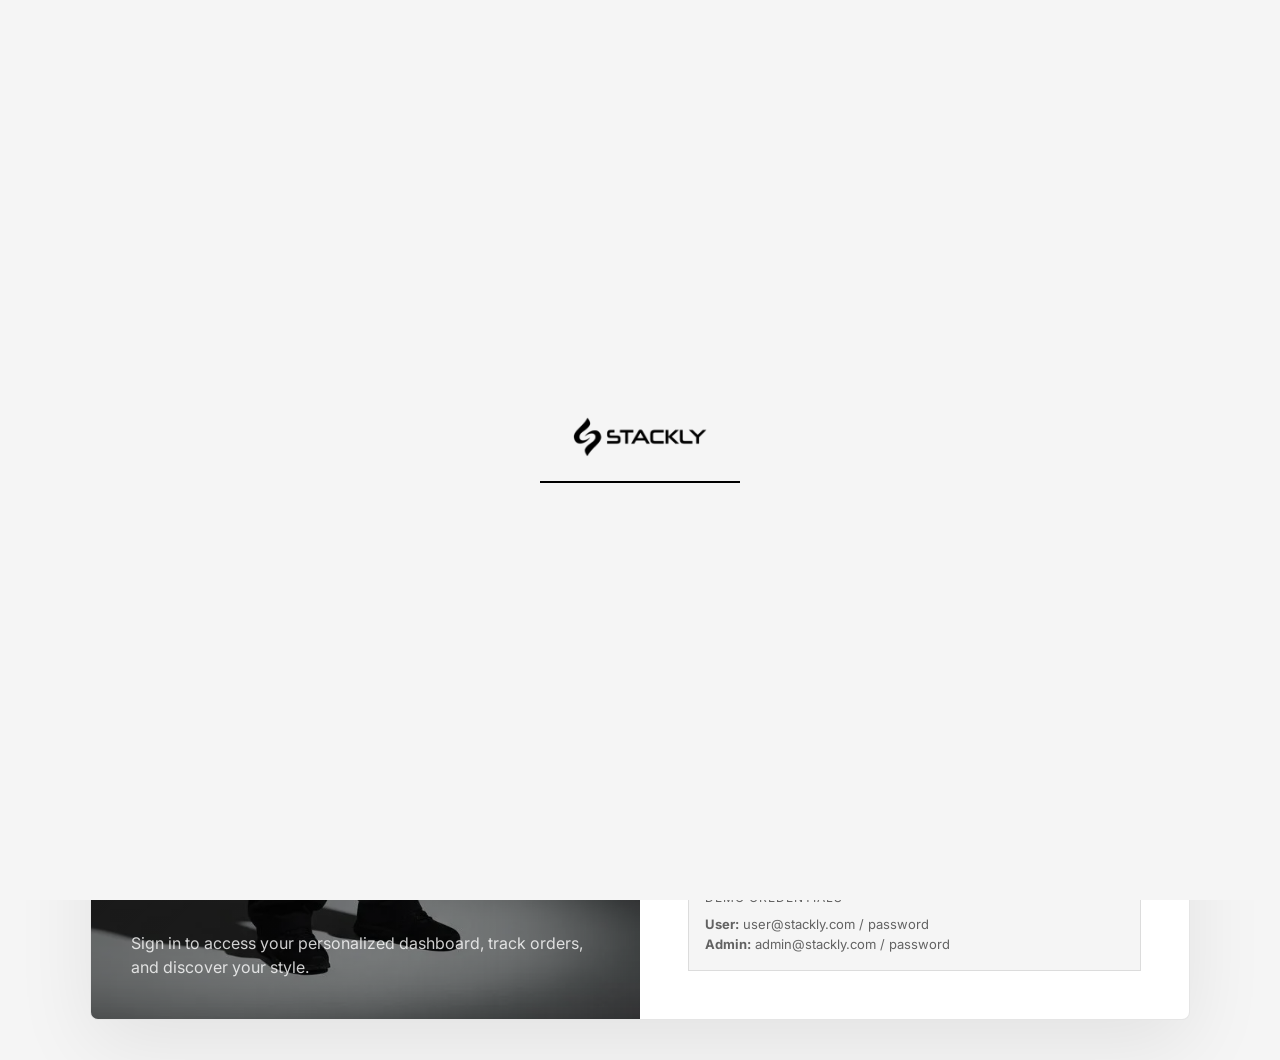
<file: dashboard.html>
<!DOCTYPE html>
<html lang="en">
<head>
  <meta charset="UTF-8">
  <meta name="viewport" content="width=device-width, initial-scale=1.0">
  <title>Dashboard | Stackly</title>
  <meta name="description" content="Your Stackly dashboard. Track orders, manage your profile, and discover personalized recommendations.">
  <link rel="stylesheet" href="css/style.css">
</head>
<body class="dashboard-page">
  <!-- Loading Screen -->
  <div class="loading-screen">
    <div class="loading-logo"><img src="images/logo.webp" alt="Stackly logo"></div>
    <div class="loading-bar">
      <div class="loading-bar-inner"></div>
    </div>
  </div>

  <!-- Dashboard Layout -->
  <div class="dashboard">
    <!-- Sidebar -->
    <aside class="dashboard-sidebar">
      <div class="dashboard-mobile-toggle">
        <a href="index.html" class="dashboard-logo" aria-label="Stackly home"><img src="images/logo.webp" alt="Stackly logo"></a>
        <button type="button" class="dashboard-toggle-btn" aria-label="Toggle menu"><span></span></button>
      </div>

      <nav class="dashboard-nav">
        <a href="#overview" class="dashboard-nav-item active" data-section="overview">
          <svg viewBox="0 0 24 24"><rect x="3" y="3" width="7" height="7"></rect><rect x="14" y="3" width="7" height="7"></rect><rect x="14" y="14" width="7" height="7"></rect><rect x="3" y="14" width="7" height="7"></rect></svg>
          Overview
        </a>
        <a href="#orders" class="dashboard-nav-item" data-section="orders">
          <svg viewBox="0 0 24 24"><path d="M6 2L3 6v14a2 2 0 0 0 2 2h14a2 2 0 0 0 2-2V6l-3-4z"></path><line x1="3" y1="6" x2="21" y2="6"></line><path d="M16 10a4 4 0 0 1-8 0"></path></svg>
          My Orders
        </a>
        <a href="#wishlist" class="dashboard-nav-item" data-section="wishlist">
          <svg viewBox="0 0 24 24"><path d="M20.84 4.61a5.5 5.5 0 0 0-7.78 0L12 5.67l-1.06-1.06a5.5 5.5 0 0 0-7.78 7.78l1.06 1.06L12 21.23l7.78-7.78 1.06-1.06a5.5 5.5 0 0 0 0-7.78z"></path></svg>
          Wishlist
        </a>
        <a href="#profile" class="dashboard-nav-item" data-section="profile">
          <svg viewBox="0 0 24 24"><path d="M20 21v-2a4 4 0 0 0-4-4H8a4 4 0 0 0-4 4v2"></path><circle cx="12" cy="7" r="4"></circle></svg>
          Profile
        </a>
        <a href="#settings" class="dashboard-nav-item" data-section="settings">
          <svg viewBox="0 0 24 24"><circle cx="12" cy="12" r="3"></circle><path d="M19.4 15a1.65 1.65 0 0 0 .33 1.82l.06.06a2 2 0 0 1 0 2.83 2 2 0 0 1-2.83 0l-.06-.06a1.65 1.65 0 0 0-1.82-.33 1.65 1.65 0 0 0-1 1.51V21a2 2 0 0 1-2 2 2 2 0 0 1-2-2v-.09A1.65 1.65 0 0 0 9 19.4a1.65 1.65 0 0 0-1.82.33l-.06.06a2 2 0 0 1-2.83 0 2 2 0 0 1 0-2.83l.06-.06A1.65 1.65 0 0 0 4.68 15a1.65 1.65 0 0 0-1.51-1H3a2 2 0 0 1-2-2 2 2 0 0 1 2-2h.09A1.65 1.65 0 0 0 4.6 9a1.65 1.65 0 0 0-.33-1.82l-.06-.06a2 2 0 0 1 0-2.83 2 2 0 0 1 2.83 0l.06.06A1.65 1.65 0 0 0 9 4.68a1.65 1.65 0 0 0 1-1.51V3a2 2 0 0 1 2-2 2 2 0 0 1 2 2v.09a1.65 1.65 0 0 0 1 1.51 1.65 1.65 0 0 0 1.82-.33l.06-.06a2 2 0 0 1 2.83 0 2 2 0 0 1 0 2.83l-.06.06A1.65 1.65 0 0 0 19.4 9a1.65 1.65 0 0 0 1.51 1H21a2 2 0 0 1 2 2 2 2 0 0 1-2 2h-.09a1.65 1.65 0 0 0-1.51 1z"></path></svg>
          Settings
        </a>
      </nav>

      <div class="dashboard-user">
        <div class="dashboard-user-avatar" id="dashboardUserAvatar">U</div>
        <div class="dashboard-user-info">
          <p id="dashboardUserName">User</p>
          <span id="dashboardUserRole">user</span>
        </div>
      </div>

      <button data-logout class="dashboard-nav-item" style="margin-top: 12px; width: 100%;">
        <svg viewBox="0 0 24 24"><path d="M9 21H5a2 2 0 0 1-2-2V5a2 2 0 0 1 2-2h4"></path><polyline points="16 17 21 12 16 7"></polyline><line x1="21" y1="12" x2="9" y2="12"></line></svg>
        Logout
      </button>
    </aside>

    <!-- Main Content -->
    <main class="dashboard-main">
      <!-- Header -->
      <div class="dashboard-header">
        <h1>Dashboard</h1>
        <div class="dashboard-actions">
          <div class="dashboard-search">
            <svg viewBox="0 0 24 24"><circle cx="11" cy="11" r="8"></circle><line x1="21" y1="21" x2="16.65" y2="16.65"></line></svg>
            <input type="text" placeholder="Search...">
          </div>
          <a href="index.html" class="btn btn-outline btn-sm">Back to Store</a>
        </div>
      </div>

      <!-- Overview Section -->
      <div class="dashboard-section" id="overview">
        <div class="dashboard-stats">
          <div class="dashboard-stat-card" data-aos="fade-up" data-aos-delay="0">
            <h4>Total Orders</h4>
            <div class="dashboard-stat-value">24</div>
            <div class="dashboard-stat-change positive">+12% from last month</div>
          </div>
          <div class="dashboard-stat-card" data-aos="fade-up" data-aos-delay="100">
            <h4>Total Spent</h4>
            <div class="dashboard-stat-value">$1,245</div>
            <div class="dashboard-stat-change positive">+8% from last month</div>
          </div>
          <div class="dashboard-stat-card" data-aos="fade-up" data-aos-delay="200">
            <h4>Wishlist Items</h4>
            <div class="dashboard-stat-value">18</div>
            <div class="dashboard-stat-change">3 items on sale</div>
          </div>
          <div class="dashboard-stat-card" data-aos="fade-up" data-aos-delay="300">
            <h4>Reward Points</h4>
            <div class="dashboard-stat-value">450</div>
            <div class="dashboard-stat-change positive">50 points to next reward</div>
          </div>
        </div>

        <div class="dashboard-highlight-grid" data-aos="fade-up">
          <div class="dashboard-panel-card">
            <div class="dashboard-panel-head">
              <h3>Welcome back</h3>
              <span class="status-badge completed">Member</span>
            </div>
            <p class="dashboard-panel-copy">Your wardrobe favorites are ready, and a new seasonal drop is waiting for you in your saved list.</p>
            <div class="dashboard-pill-list">
              <span class="dashboard-pill">Free shipping above $200</span>
              <span class="dashboard-pill">2 rewards ready to use</span>
            </div>
          </div>
          <div class="dashboard-panel-card">
            <div class="dashboard-panel-head">
              <h3>Next best step</h3>
            </div>
            <ul class="dashboard-panel-list">
              <li>Check the latest arrival in your wishlist before it sells out.</li>
              <li>Use your reward points on the next premium order.</li>
              <li>Update your saved address for faster checkout.</li>
            </ul>
          </div>
        </div>

        <div class="dashboard-table-container" data-aos="fade-up">
          <div class="dashboard-table-header">
            <h3>Recent Orders</h3>
            <a href="#orders" class="btn btn-outline btn-sm" data-section="orders">View All</a>
          </div>
          <table class="dashboard-table" id="ordersTable">
            <thead>
              <tr>
                <th>Order ID</th>
                <th>Product</th>
                <th>Date</th>
                <th>Total</th>
                <th>Status</th>
              </tr>
            </thead>
            <tbody>
              <tr>
                <td>#ORD-7823</td>
                <td>Premium Black Hoodie</td>
                <td>Jul 5, 2026</td>
                <td>$89.00</td>
                <td><span class="status-badge completed">Delivered</span></td>
              </tr>
              <tr>
                <td>#ORD-7820</td>
                <td>Designer Sunglasses</td>
                <td>Jul 2, 2026</td>
                <td>$156.00</td>
                <td><span class="status-badge pending">Shipped</span></td>
              </tr>
              <tr>
                <td>#ORD-7815</td>
                <td>Leather Chelsea Boots</td>
                <td>Jun 28, 2026</td>
                <td>$245.00</td>
                <td><span class="status-badge completed">Delivered</span></td>
              </tr>
              <tr>
                <td>#ORD-7808</td>
                <td>Technical Knit Sweater</td>
                <td>Jun 22, 2026</td>
                <td>$178.00</td>
                <td><span class="status-badge completed">Delivered</span></td>
              </tr>
            </tbody>
          </table>
        </div>
      </div>

      <!-- Orders Section -->
      <div class="dashboard-section" id="orders" style="display: none;">
        <div class="dashboard-highlight-grid">
          <div class="dashboard-panel-card">
            <div class="dashboard-panel-head">
              <h3>Order tracker</h3>
              <span class="status-badge pending">1 in transit</span>
            </div>
            <p class="dashboard-panel-copy">Your most recent orders are on track, and your premium delivery preferences are already saved for the next checkout.</p>
            <div class="dashboard-pill-list">
              <span class="dashboard-pill">3 delivered this month</span>
              <span class="dashboard-pill">1 replacement pending</span>
            </div>
          </div>
          <div class="dashboard-panel-card">
            <div class="dashboard-panel-head">
              <h3>Delivery notes</h3>
            </div>
            <ul class="dashboard-panel-list">
              <li>Express delivery is available for last-minute gifting.</li>
              <li>Your return label is ready for the pair of boots.</li>
              <li>Order updates will arrive by email and SMS.</li>
            </ul>
          </div>
        </div>
        <div class="dashboard-table-container">
          <div class="dashboard-table-header">
            <h3>All Orders</h3>
          </div>
          <table class="dashboard-table">
            <thead>
              <tr>
                <th>Order ID</th>
                <th>Product</th>
                <th>Date</th>
                <th>Total</th>
                <th>Status</th>
                <th>Action</th>
              </tr>
            </thead>
            <tbody>
              <tr><td>#ORD-7823</td><td>Premium Black Hoodie</td><td>Jul 5, 2026</td><td>$89.00</td><td><span class="status-badge completed">Delivered</span></td><td><a href="404.html">View</a></td></tr>
              <tr><td>#ORD-7820</td><td>Designer Sunglasses</td><td>Jul 2, 2026</td><td>$156.00</td><td><span class="status-badge pending">Shipped</span></td><td><a href="404.html">Track</a></td></tr>
              <tr><td>#ORD-7815</td><td>Leather Chelsea Boots</td><td>Jun 28, 2026</td><td>$245.00</td><td><span class="status-badge completed">Delivered</span></td><td><a href="404.html">View</a></td></tr>
              <tr><td>#ORD-7808</td><td>Technical Knit Sweater</td><td>Jun 22, 2026</td><td>$178.00</td><td><span class="status-badge completed">Delivered</span></td><td><a href="404.html">View</a></td></tr>
              <tr><td>#ORD-7801</td><td>Oversized Blazer</td><td>Jun 15, 2026</td><td>$320.00</td><td><span class="status-badge completed">Delivered</span></td><td><a href="404.html">View</a></td></tr>
              <tr><td>#ORD-7795</td><td>Cargo Pants</td><td>Jun 10, 2026</td><td>$95.00</td><td><span class="status-badge cancelled">Cancelled</span></td><td><a href="404.html">Reorder</a></td></tr>
            </tbody>
          </table>
        </div>
      </div>

      <!-- Wishlist Section -->
      <div class="dashboard-section" id="wishlist" style="display: none;">
        <div class="dashboard-highlight-grid">
          <div class="dashboard-panel-card">
            <div class="dashboard-panel-head">
              <h3>Saved for later</h3>
              <span class="status-badge completed">3 ready</span>
            </div>
            <p class="dashboard-panel-copy">Your wishlist is filled with standout pieces from the latest collection, including premium accessories and comfort-first staples.</p>
            <div class="dashboard-pill-list">
              <span class="dashboard-pill">2 on sale</span>
              <span class="dashboard-pill">1 limited drop</span>
            </div>
          </div>
          <div class="dashboard-panel-card">
            <div class="dashboard-panel-head">
              <h3>Why you saved them</h3>
            </div>
            <ul class="dashboard-panel-list">
              <li>Perfect for the next weekend getaway.</li>
              <li>High-value pieces with strong seasonal appeal.</li>
              <li>Great options for gifting and layering.</li>
            </ul>
          </div>
        </div>
        <div class="dashboard-table-container">
          <div class="dashboard-table-header">
            <h3>My Wishlist</h3>
          </div>
          <div style="padding: 24px;">
            <div style="display: grid; grid-template-columns: repeat(auto-fill, minmax(200px, 1fr)); gap: 24px;">
              <div style="text-align: center;">
                <img src="images/collection_shoe_1.webp" alt="Sneakers" style="width: 100%; height: 200px; object-fit: cover; margin-bottom: 12px;">
                <h4 style="font-family: var(--font-display); font-size: 14px;">Premium Sneakers</h4>
                <p style="font-size: 13px; color: var(--text-muted);">$189.00</p>
                <button class="btn btn-primary btn-sm" style="margin-top: 8px; width: 100%;">Add to Cart</button>
              </div>
              <div style="text-align: center;">
                <img src="images/collection_shoe_2.webp" alt="Handbag" style="width: 100%; height: 200px; object-fit: cover; margin-bottom: 12px;">
                <h4 style="font-family: var(--font-display); font-size: 14px;">Leather Handbag</h4>
                <p style="font-size: 13px; color: var(--text-muted);">$425.00</p>
                <button class="btn btn-primary btn-sm" style="margin-top: 8px; width: 100%;">Add to Cart</button>
              </div>
              <div style="text-align: center;">
                <img src="images/collection_shoe_4.webp" alt="Boots" style="width: 100%; height: 200px; object-fit: cover; margin-bottom: 12px;">
                <h4 style="font-family: var(--font-display); font-size: 14px;">Chelsea Boots</h4>
                <p style="font-size: 13px; color: var(--text-muted);">$245.00</p>
                <button class="btn btn-primary btn-sm" style="margin-top: 8px; width: 100%;">Add to Cart</button>
              </div>
            </div>
          </div>
        </div>
      </div>

      <!-- Profile Section -->
      <div class="dashboard-section" id="profile" style="display: none;">
        <div class="dashboard-highlight-grid">
          <div class="dashboard-panel-card">
            <div class="dashboard-panel-head">
              <h3>Profile strength</h3>
              <span class="status-badge completed">90%</span>
            </div>
            <p class="dashboard-panel-copy">You're already set up for a fast checkout experience, and a few saved preferences will help your next order feel even smoother.</p>
            <div class="dashboard-pill-list">
              <span class="dashboard-pill">Address saved</span>
              <span class="dashboard-pill">Email verified</span>
            </div>
          </div>
          <div class="dashboard-panel-card">
            <div class="dashboard-panel-head">
              <h3>Recommended updates</h3>
            </div>
            <ul class="dashboard-panel-list">
              <li>Add your preferred payment method for one-tap checkout.</li>
              <li>Save a second shipping address for gift orders.</li>
              <li>Turn on SMS updates for delivery milestones.</li>
            </ul>
          </div>
        </div>
        <div class="dashboard-table-container">
          <div class="dashboard-table-header">
            <h3>My Profile</h3>
          </div>
          <div style="padding: 32px; max-width: 600px;">
            <form id="profileForm">
              <div class="form-group">
                <label>Full Name</label>
                <input type="text" value="John Doe">
              </div>
              <div class="form-group">
                <label>Email Address</label>
                <input type="email" value="john@example.com">
              </div>
              <div class="form-group">
                <label>Phone Number</label>
                <input type="tel" value="+1 (555) 123-4567">
              </div>
              <div class="form-group">
                <label>Shipping Address</label>
                <textarea style="min-height: 80px;">123 Fashion Avenue, New York, NY 10001</textarea>
              </div>
              <button type="submit" class="btn btn-primary">Save Changes</button>
            </form>
          </div>
        </div>
      </div>

      <!-- Settings Section -->
      <div class="dashboard-section" id="settings" style="display: none;">
        <div class="dashboard-highlight-grid">
          <div class="dashboard-panel-card">
            <div class="dashboard-panel-head">
              <h3>Security & updates</h3>
              <span class="status-badge completed">Protected</span>
            </div>
            <p class="dashboard-panel-copy">Your account settings are already secure, and a few preference updates can make future shopping even easier.</p>
            <div class="dashboard-pill-list">
              <span class="dashboard-pill">Two-step alerts on</span>
              <span class="dashboard-pill">Marketing emails enabled</span>
            </div>
          </div>
          <div class="dashboard-panel-card">
            <div class="dashboard-panel-head">
              <h3>Preference tips</h3>
            </div>
            <ul class="dashboard-panel-list">
              <li>Keep your password updated every few months.</li>
              <li>Choose your preferred channel for delivery alerts.</li>
              <li>Turn on newsletter preferences for first access to drops.</li>
            </ul>
          </div>
        </div>
        <div class="dashboard-table-container">
          <div class="dashboard-table-header">
            <h3>Account Settings</h3>
          </div>
          <div style="padding: 32px; max-width: 600px;">
            <form>
              <div class="form-group">
                <label>Current Password</label>
                <input type="password" placeholder="Enter current password">
              </div>
              <div class="form-group">
                <label>New Password</label>
                <input type="password" placeholder="Enter new password">
              </div>
              <div class="form-group">
                <label>Confirm New Password</label>
                <input type="password" placeholder="Confirm new password">
              </div>
              <div style="margin: 24px 0; padding: 24px 0; border-top: 1px solid var(--border-light); border-bottom: 1px solid var(--border-light);">
                <h4 style="font-family: var(--font-display); font-size: 16px; margin-bottom: 12px;">Notifications</h4>
                <label style="display: flex; align-items: center; gap: 8px; font-size: 14px; margin-bottom: 8px; cursor: pointer;">
                  <input type="checkbox" checked style="width: auto;"> Email me about new arrivals
                </label>
                <label style="display: flex; align-items: center; gap: 8px; font-size: 14px; margin-bottom: 8px; cursor: pointer;">
                  <input type="checkbox" checked style="width: auto;"> Email me about sales and promotions
                </label>
                <label style="display: flex; align-items: center; gap: 8px; font-size: 14px; cursor: pointer;">
                  <input type="checkbox" style="width: auto;"> Email me about order updates
                </label>
              </div>
              <button type="submit" class="btn btn-primary">Save Settings</button>
            </form>
          </div>
        </div>
      </div>
    </main>
  </div>

  <script src="js/main.js"></script>
</body>
</html>
</file>
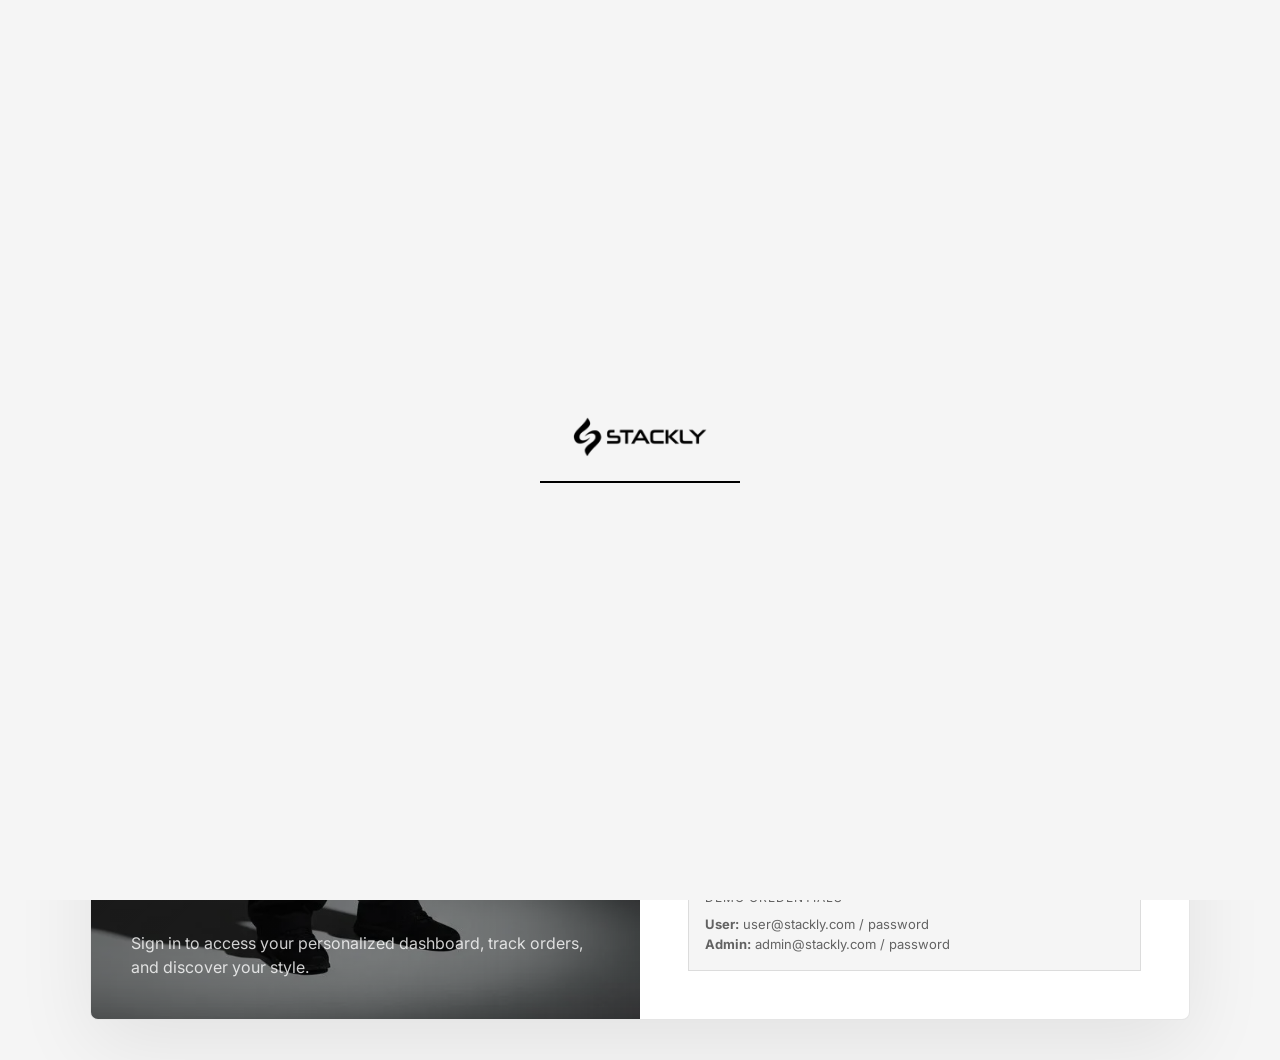
<file: login.html>
<!DOCTYPE html>
<html lang="en">
<head>
  <meta charset="UTF-8">
  <meta name="viewport" content="width=device-width, initial-scale=1.0">
  <title>Login | Stackly</title>
  <meta name="description" content="Login to your Stackly account. Access your dashboard, orders, and personalized recommendations.">
  <link rel="stylesheet" href="css/style.css">
</head>
<body>
  <!-- Loading Screen -->
  <div class="loading-screen">
    <div class="loading-logo"><img src="images/logo.webp" alt="Stackly logo"></div>
    <div class="loading-bar">
      <div class="loading-bar-inner"></div>
    </div>
  </div>

  <!-- Navigation -->
  <nav class="navbar" style="background: var(--pure-white); border-bottom: 1px solid var(--border-light);">
    <div class="container">
      <a href="index.html" class="nav-logo" aria-label="Stackly home"><img src="images/logo.webp" alt="Stackly logo"></a>
      <div class="nav-links">
        <a href="index.html">Home</a>
        <a href="about.html">About</a>
        <a href="services.html">Services</a>
        <a href="blog.html">Blog</a>
        <a href="contact.html">Contact</a>
      </div>
      <div class="nav-actions">
        <a href="index.html#collections" class="nav-icon" aria-label="Cart" style="position: relative;">
          <svg viewBox="0 0 24 24" fill="none" stroke="currentColor" stroke-width="2">
            <path d="M6 2L3 6v14a2 2 0 0 0 2 2h14a2 2 0 0 0 2-2V6l-3-4z"></path>
            <line x1="3" y1="6" x2="21" y2="6"></line>
            <path d="M16 10a4 4 0 0 1-8 0"></path>
          </svg>
          <span class="nav-badge" style="display: none;"></span>
        </a>
        <a href="register.html" class="btn btn-outline btn-sm">Register</a>
        <div class="menu-toggle" aria-label="Menu">
          <span></span>
          <span></span>
          <span></span>
        </div>
      </div>
    </div>
  </nav>

  <div class="mobile-overlay"></div>
  <div class="mobile-nav">
    <a href="index.html">Home</a>
    <a href="about.html">About</a>
    <a href="services.html">Services</a>
    <a href="blog.html">Blog</a>
    <a href="contact.html">Contact</a>
  </div>

  <!-- Auth Page -->
  <section class="auth-page">
    <div class="auth-container">
      <div class="auth-visual">
        <img src="images/hero_model_1.webp" alt="Fashion">
        <div class="auth-visual-overlay">
          <h2>Welcome Back</h2>
          <p>Sign in to access your personalized dashboard, track orders, and discover your style.</p>
        </div>
      </div>

      <div class="auth-form-wrapper">
        <a href="index.html" class="auth-logo">STACK<span>LY</span></a>
        <h2>Sign In</h2>
        <p>Enter your credentials to access your account.</p>

        <form id="loginForm" style="margin-top: 32px;">
          <div class="role-selector">
            <div class="role-option active" data-role="user">
              <svg viewBox="0 0 24 24" fill="none" stroke="currentColor" stroke-width="1.5">
                <path d="M20 21v-2a4 4 0 0 0-4-4H8a4 4 0 0 0-4 4v2"></path>
                <circle cx="12" cy="7" r="4"></circle>
              </svg>
              <span>User</span>
            </div>
            <div class="role-option" data-role="admin">
              <svg viewBox="0 0 24 24" fill="none" stroke="currentColor" stroke-width="1.5">
                <path d="M12 22s8-4 8-10V5l-8-3-8 3v7c0 6 8 10 8 10z"></path>
              </svg>
              <span>Admin</span>
            </div>
          </div>

          <div class="form-group">
            <label>Email Address</label>
            <input type="email" id="loginEmail" placeholder="you@example.com" required>
          </div>

          <div class="form-group">
            <label>Password</label>
            <input type="password" id="loginPassword" placeholder="Enter your password" required>
          </div>

          <div style="display: flex; justify-content: space-between; align-items: center; margin-bottom: 24px;">
            <label style="display: flex; align-items: center; gap: 8px; font-size: 14px; cursor: pointer;">
              <input type="checkbox" style="width: auto;"> Remember me
            </label>
            <a href="404.html" style="font-size: 14px; color: var(--accent-blue);">Forgot password?</a>
          </div>

          <button type="submit" class="btn btn-primary" style="width: 100%;">Sign In</button>
        </form>

        <div class="auth-links">
          <p>Don't have an account? <a href="register.html">Register now</a></p>
        </div>

        <!-- Demo Credentials -->
        <div style="margin-top: 32px; padding: 16px; background: var(--bg-primary); border: 1px solid var(--border-light);">
          <p style="font-size: 12px; text-transform: uppercase; letter-spacing: 1px; color: var(--text-muted); margin-bottom: 8px;">Demo Credentials</p>
          <p style="font-size: 13px; color: var(--text-muted);"><strong>User:</strong> user@stackly.com / password</p>
          <p style="font-size: 13px; color: var(--text-muted);"><strong>Admin:</strong> admin@stackly.com / password</p>
        </div>
      </div>
    </div>
  </section>

  <script src="js/main.js"></script>
</body>
</html>
</file>
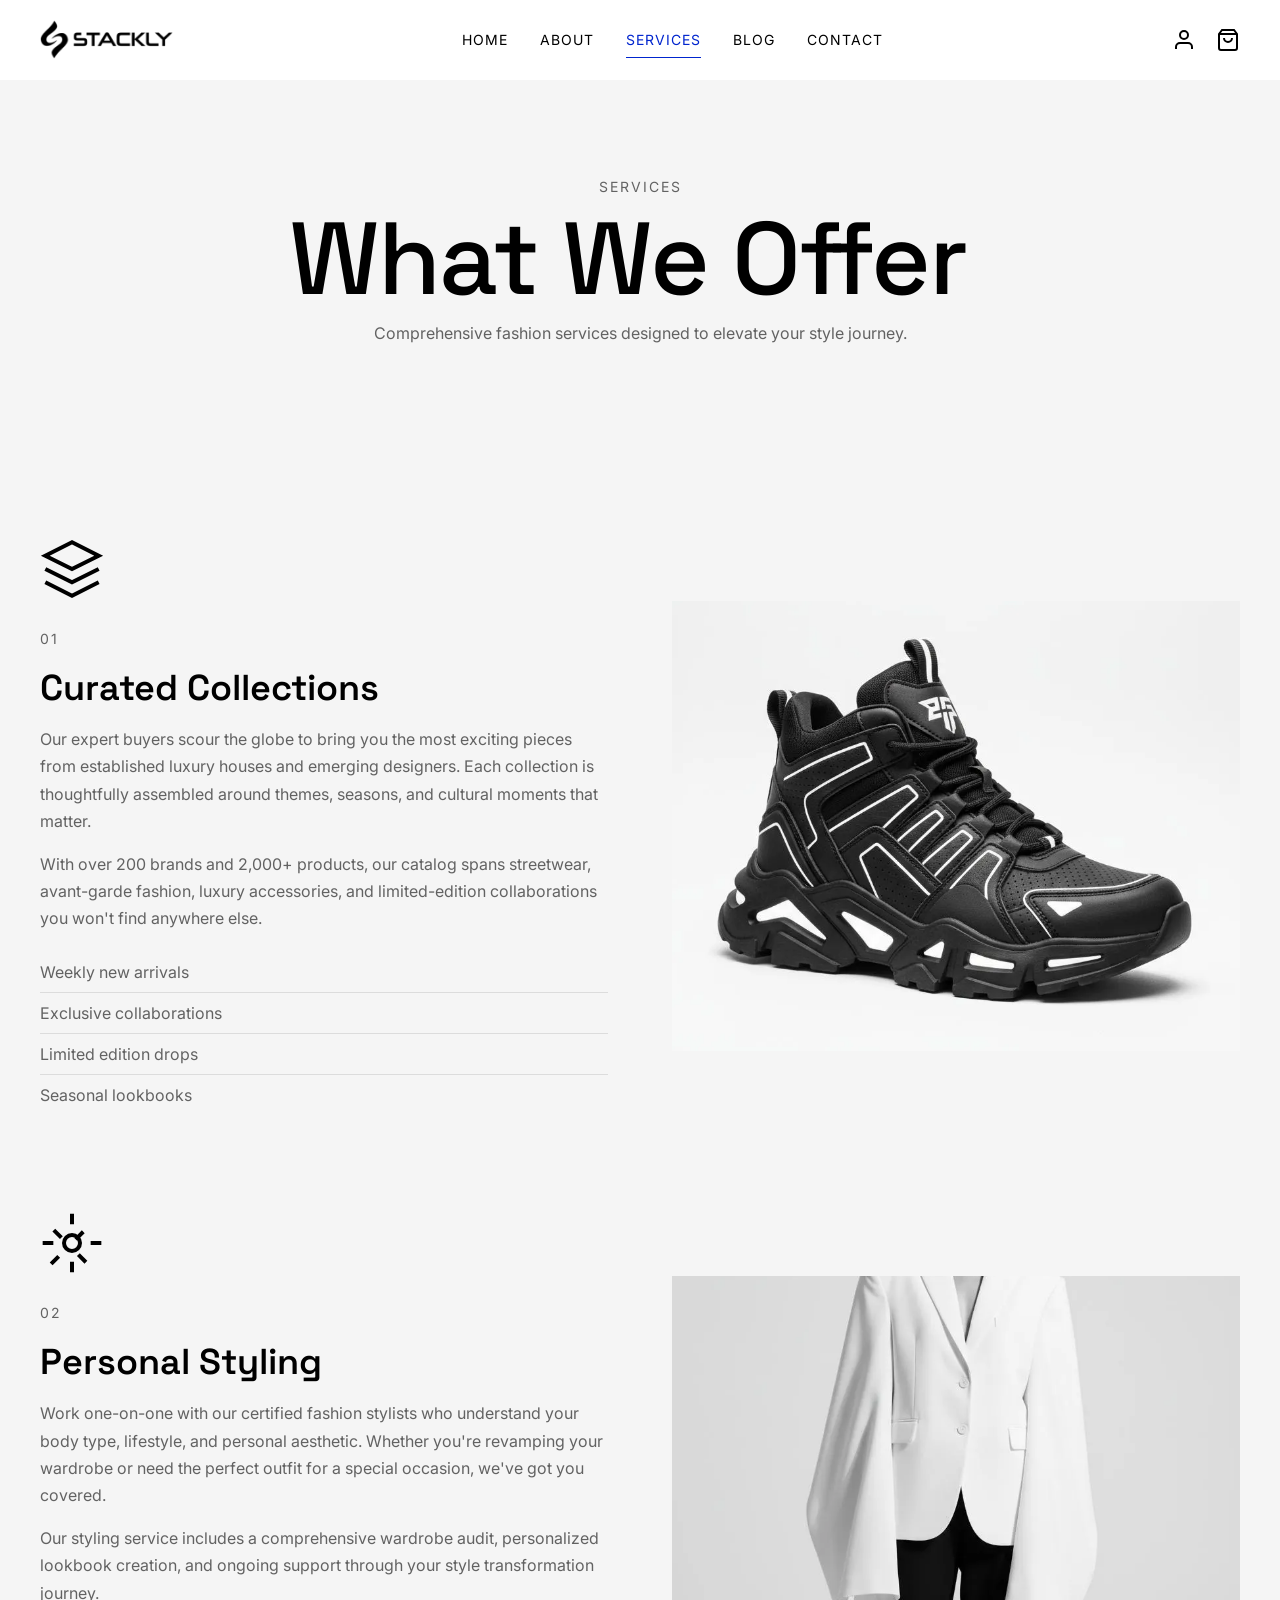
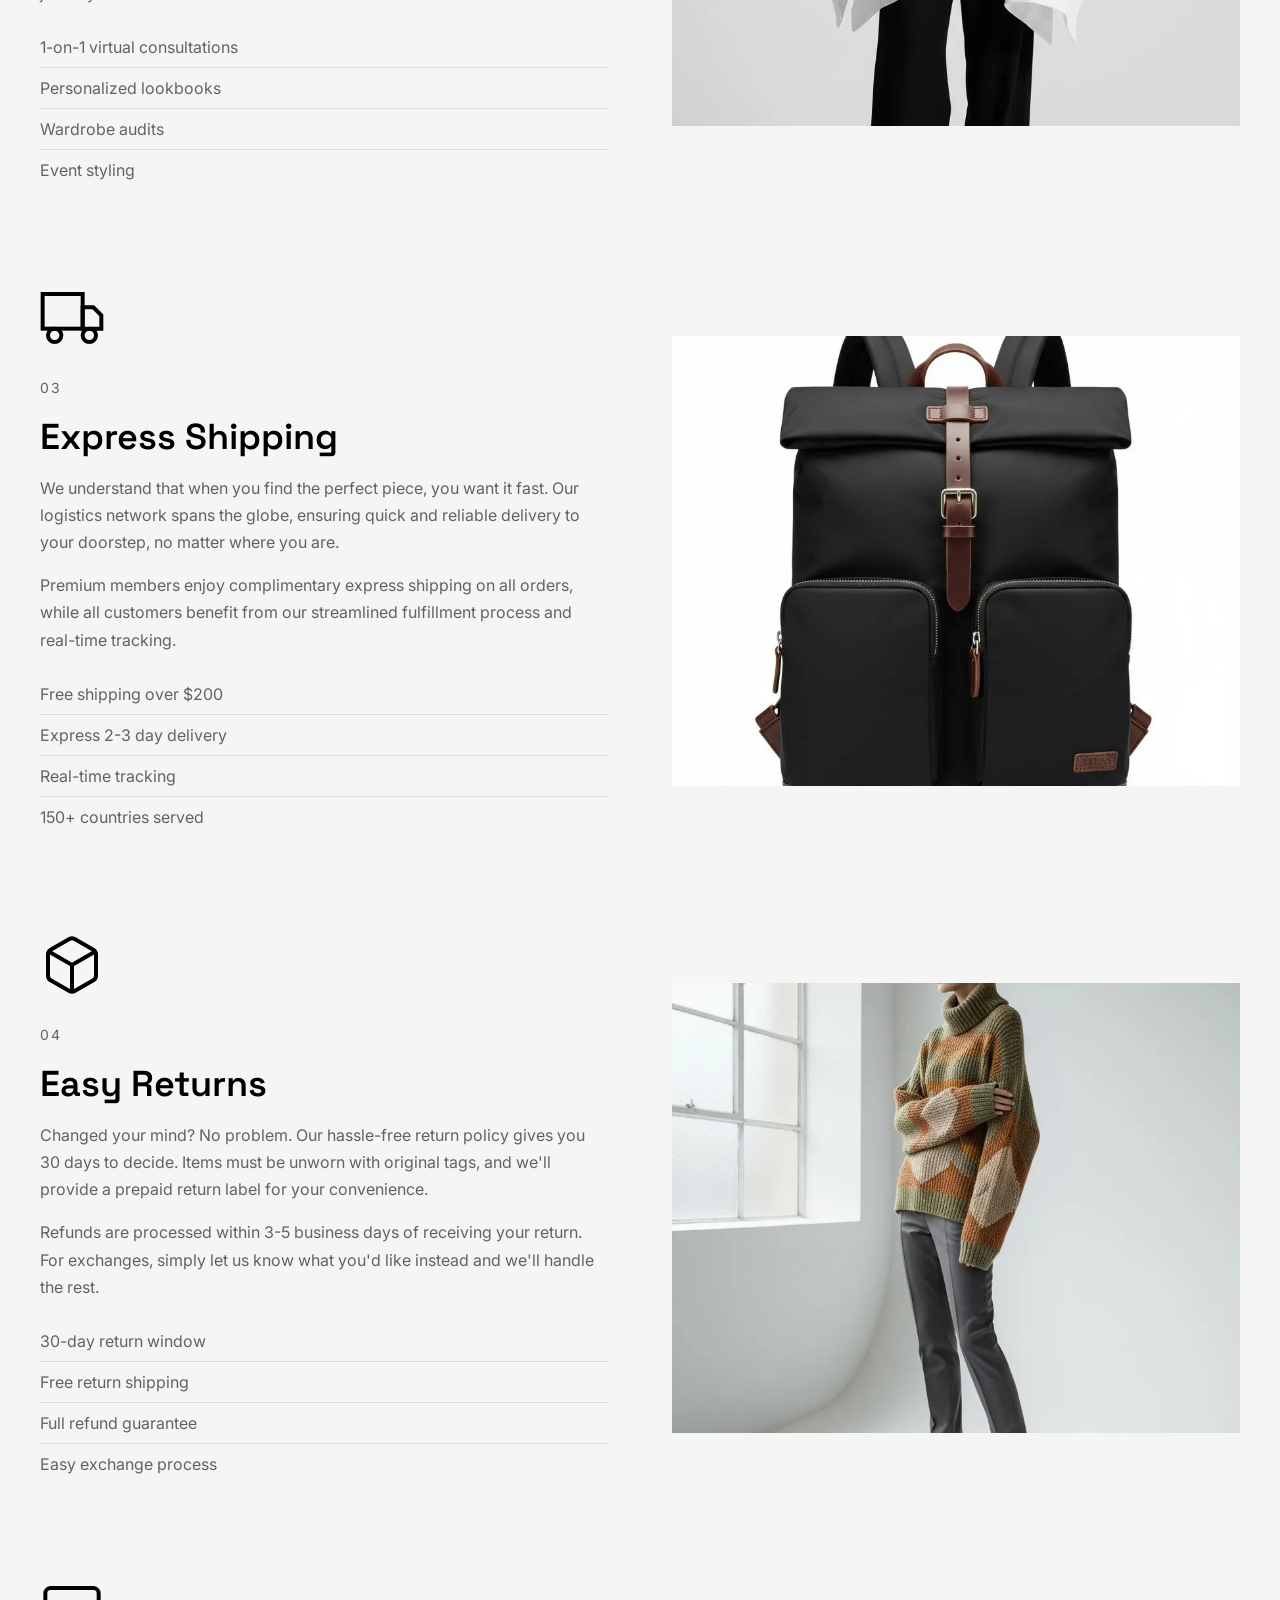
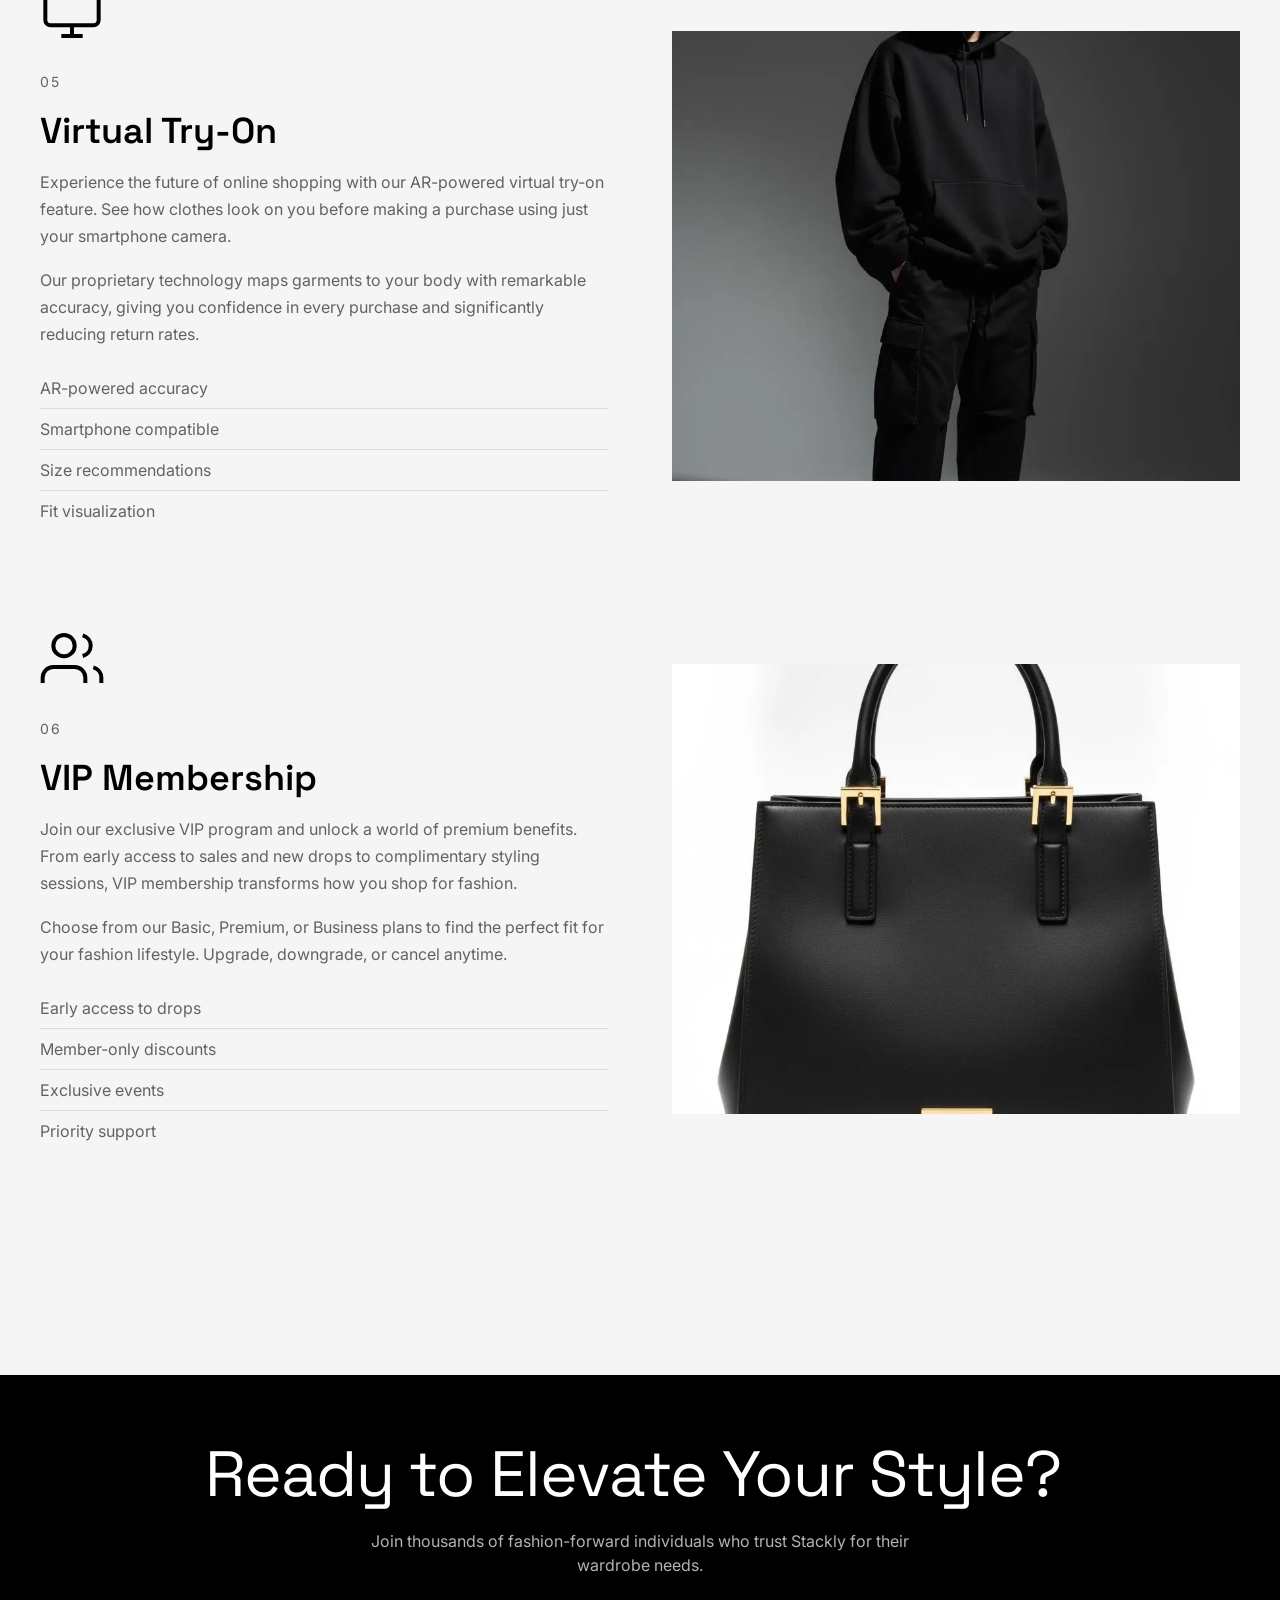
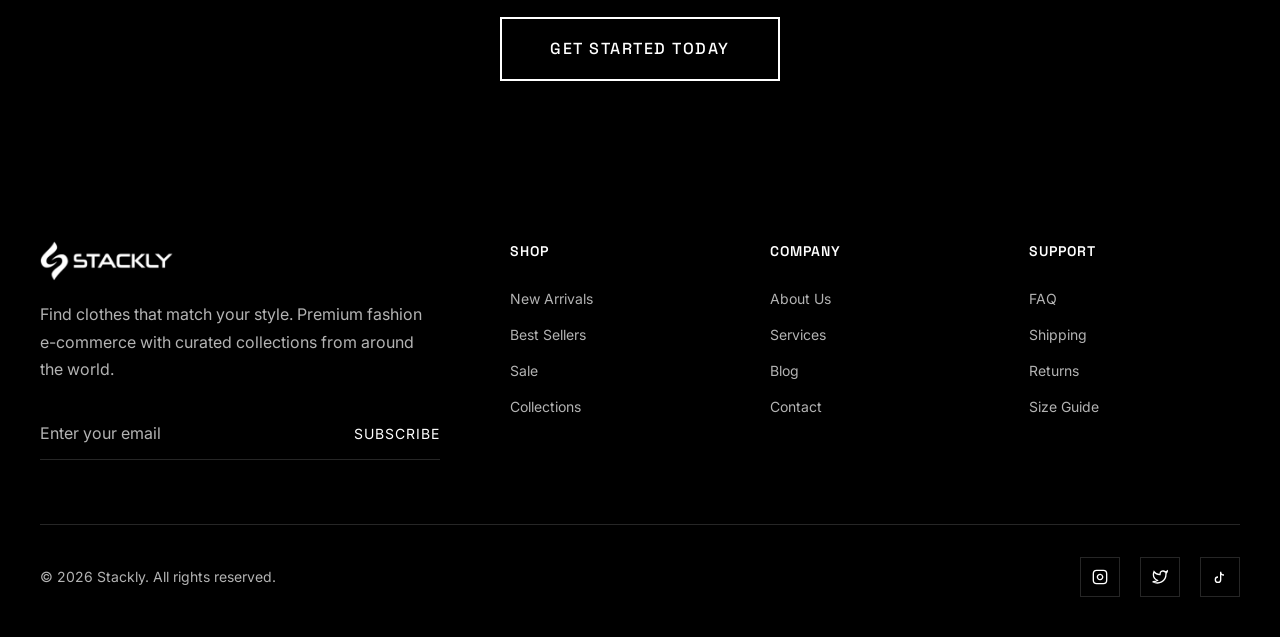
<file: services.html>
<!DOCTYPE html>
<html lang="en">
<head>
  <meta charset="UTF-8">
  <meta name="viewport" content="width=device-width, initial-scale=1.0">
  <title>Our Services | Stackly</title>
  <meta name="description" content="Discover the premium services offered by Stackly - from personal styling to express shipping.">
  <link rel="stylesheet" href="css/style.css">
</head>
<body>
  <!-- Loading Screen -->
  <div class="loading-screen">
    <div class="loading-logo"><img src="images/logo.webp" alt="Stackly logo"></div>
    <div class="loading-bar">
      <div class="loading-bar-inner"></div>
    </div>
  </div>

  <!-- Page Transition -->
  <div class="page-transition"></div>

  <!-- Navigation -->
  <nav class="navbar">
    <div class="container">
      <a href="index.html" class="nav-logo" aria-label="Stackly home"><img src="images/logo.webp" alt="Stackly logo"></a>
      <div class="nav-links">
        <a href="index.html">Home</a>
        <a href="about.html">About</a>
        <a href="services.html">Services</a>
        <a href="blog.html">Blog</a>
        <a href="contact.html">Contact</a>
      </div>
      <div class="nav-actions">
        <a href="login.html" class="nav-icon" aria-label="Account">
          <svg viewBox="0 0 24 24" fill="none" stroke="currentColor" stroke-width="2">
            <path d="M20 21v-2a4 4 0 0 0-4-4H8a4 4 0 0 0-4 4v2"></path>
            <circle cx="12" cy="7" r="4"></circle>
          </svg>
        </a>
        <a href="index.html#collections" class="nav-icon" aria-label="Cart" style="position: relative;">
          <svg viewBox="0 0 24 24" fill="none" stroke="currentColor" stroke-width="2">
            <path d="M6 2L3 6v14a2 2 0 0 0 2 2h14a2 2 0 0 0 2-2V6l-3-4z"></path>
            <line x1="3" y1="6" x2="21" y2="6"></line>
            <path d="M16 10a4 4 0 0 1-8 0"></path>
          </svg>
          <span class="nav-badge" style="display: none;"></span>
        </a>
        <div class="menu-toggle" aria-label="Menu">
          <span></span>
          <span></span>
          <span></span>
        </div>
      </div>
    </div>
  </nav>

  <div class="mobile-overlay"></div>
  <div class="mobile-nav">
    <a href="index.html">Home</a>
    <a href="about.html">About</a>
    <a href="services.html">Services</a>
    <a href="blog.html">Blog</a>
    <a href="contact.html">Contact</a>
    <a href="login.html">Login</a>
  </div>

  <!-- Page Hero -->
  <section class="page-hero">
    <div class="container">
      <p class="section-label" data-aos="fade-up">Services</p>
      <h1 class="display-xl page-hero-title reveal-text" data-aos="fade-up">What We Offer</h1>
      <p class="page-hero-subtitle" data-aos="fade-up" data-aos-delay="200">
        Comprehensive fashion services designed to elevate your style journey.
      </p>
    </div>
  </section>

  <!-- Services Detail -->
  <section class="services-page">
    <div class="container">
      <!-- Service 1 -->
      <div class="service-detail">
        <div class="service-detail-content" data-aos="fade-right">
          <svg class="service-icon" viewBox="0 0 24 24" fill="none" stroke="currentColor" stroke-width="1.5" style="width: 64px; height: 64px;">
            <path d="M12 2L2 7l10 5 10-5-10-5z"></path>
            <path d="M2 17l10 5 10-5"></path>
            <path d="M2 12l10 5 10-5"></path>
          </svg>
          <p class="about-label">01</p>
          <h3 class="heading">Curated Collections</h3>
          <p>
            Our expert buyers scour the globe to bring you the most exciting pieces from established luxury 
            houses and emerging designers. Each collection is thoughtfully assembled around themes, seasons, 
            and cultural moments that matter.
          </p>
          <p>
            With over 200 brands and 2,000+ products, our catalog spans streetwear, avant-garde fashion, 
            luxury accessories, and limited-edition collaborations you won't find anywhere else.
          </p>
          <ul style="margin-top: 20px; color: var(--text-muted);">
            <li style="padding: 8px 0; border-bottom: 1px solid var(--border-light);">Weekly new arrivals</li>
            <li style="padding: 8px 0; border-bottom: 1px solid var(--border-light);">Exclusive collaborations</li>
            <li style="padding: 8px 0; border-bottom: 1px solid var(--border-light);">Limited edition drops</li>
            <li style="padding: 8px 0;">Seasonal lookbooks</li>
          </ul>
        </div>
        <div data-aos="fade-left">
          <img src="images/collection_shoe_1.webp" alt="Curated Collections" style="width: 100%; height: 450px; object-fit: cover;">
        </div>
      </div>

      <!-- Service 2 -->
      <div class="service-detail">
        <div data-aos="fade-right">
          <img src="images/hero_model_2.webp" alt="Personal Styling" style="width: 100%; height: 450px; object-fit: cover;">
        </div>
        <div class="service-detail-content" data-aos="fade-left">
          <svg class="service-icon" viewBox="0 0 24 24" fill="none" stroke="currentColor" stroke-width="1.5" style="width: 64px; height: 64px;">
            <circle cx="12" cy="12" r="3"></circle>
            <path d="M12 1v4m0 14v4m4.22-15.22l-2.83 2.83m-6.38 6.38l-2.83 2.83M23 12h-4M5 12H1m16.22 7.22l-2.83-2.83m-6.38-6.38l-2.83-2.83"></path>
          </svg>
          <p class="about-label">02</p>
          <h3 class="heading">Personal Styling</h3>
          <p>
            Work one-on-one with our certified fashion stylists who understand your body type, lifestyle, 
            and personal aesthetic. Whether you're revamping your wardrobe or need the perfect outfit for 
            a special occasion, we've got you covered.
          </p>
          <p>
            Our styling service includes a comprehensive wardrobe audit, personalized lookbook creation, 
            and ongoing support through your style transformation journey.
          </p>
          <ul style="margin-top: 20px; color: var(--text-muted);">
            <li style="padding: 8px 0; border-bottom: 1px solid var(--border-light);">1-on-1 virtual consultations</li>
            <li style="padding: 8px 0; border-bottom: 1px solid var(--border-light);">Personalized lookbooks</li>
            <li style="padding: 8px 0; border-bottom: 1px solid var(--border-light);">Wardrobe audits</li>
            <li style="padding: 8px 0;">Event styling</li>
          </ul>
        </div>
      </div>

      <!-- Service 3 -->
      <div class="service-detail">
        <div class="service-detail-content" data-aos="fade-right">
          <svg class="service-icon" viewBox="0 0 24 24" fill="none" stroke="currentColor" stroke-width="1.5" style="width: 64px; height: 64px;">
            <rect x="1" y="3" width="15" height="13"></rect>
            <polygon points="16 8 20 8 23 11 23 16 16 16 16 8"></polygon>
            <circle cx="5.5" cy="18.5" r="2.5"></circle>
            <circle cx="18.5" cy="18.5" r="2.5"></circle>
          </svg>
          <p class="about-label">03</p>
          <h3 class="heading">Express Shipping</h3>
          <p>
            We understand that when you find the perfect piece, you want it fast. Our logistics network 
            spans the globe, ensuring quick and reliable delivery to your doorstep, no matter where you are.
          </p>
          <p>
            Premium members enjoy complimentary express shipping on all orders, while all customers benefit 
            from our streamlined fulfillment process and real-time tracking.
          </p>
          <ul style="margin-top: 20px; color: var(--text-muted);">
            <li style="padding: 8px 0; border-bottom: 1px solid var(--border-light);">Free shipping over $200</li>
            <li style="padding: 8px 0; border-bottom: 1px solid var(--border-light);">Express 2-3 day delivery</li>
            <li style="padding: 8px 0; border-bottom: 1px solid var(--border-light);">Real-time tracking</li>
            <li style="padding: 8px 0;">150+ countries served</li>
          </ul>
        </div>
        <div data-aos="fade-left">
          <img src="images/collection_shoe_5.webp" alt="Express Shipping" style="width: 100%; height: 450px; object-fit: cover;">
        </div>
      </div>

      <!-- Service 4 -->
      <div class="service-detail">
        <div data-aos="fade-right">
          <img src="images/archive_fashion_2.webp" alt="Easy Returns" style="width: 100%; height: 450px; object-fit: cover;">
        </div>
        <div class="service-detail-content" data-aos="fade-left">
          <svg class="service-icon" viewBox="0 0 24 24" fill="none" stroke="currentColor" stroke-width="1.5" style="width: 64px; height: 64px;">
            <path d="M21 16V8a2 2 0 0 0-1-1.73l-7-4a2 2 0 0 0-2 0l-7 4A2 2 0 0 0 3 8v8a2 2 0 0 0 1 1.73l7 4a2 2 0 0 0 2 0l7-4A2 2 0 0 0 21 16z"></path>
            <polyline points="3.27 6.96 12 12.01 20.73 6.96"></polyline>
            <line x1="12" y1="22.08" x2="12" y2="12"></line>
          </svg>
          <p class="about-label">04</p>
          <h3 class="heading">Easy Returns</h3>
          <p>
            Changed your mind? No problem. Our hassle-free return policy gives you 30 days to decide. 
            Items must be unworn with original tags, and we'll provide a prepaid return label for your 
            convenience.
          </p>
          <p>
            Refunds are processed within 3-5 business days of receiving your return. For exchanges, 
            simply let us know what you'd like instead and we'll handle the rest.
          </p>
          <ul style="margin-top: 20px; color: var(--text-muted);">
            <li style="padding: 8px 0; border-bottom: 1px solid var(--border-light);">30-day return window</li>
            <li style="padding: 8px 0; border-bottom: 1px solid var(--border-light);">Free return shipping</li>
            <li style="padding: 8px 0; border-bottom: 1px solid var(--border-light);">Full refund guarantee</li>
            <li style="padding: 8px 0;">Easy exchange process</li>
          </ul>
        </div>
      </div>

      <!-- Service 5 -->
      <div class="service-detail">
        <div class="service-detail-content" data-aos="fade-right">
          <svg class="service-icon" viewBox="0 0 24 24" fill="none" stroke="currentColor" stroke-width="1.5" style="width: 64px; height: 64px;">
            <rect x="2" y="3" width="20" height="14" rx="2" ry="2"></rect>
            <line x1="8" y1="21" x2="16" y2="21"></line>
            <line x1="12" y1="17" x2="12" y2="21"></line>
          </svg>
          <p class="about-label">05</p>
          <h3 class="heading">Virtual Try-On</h3>
          <p>
            Experience the future of online shopping with our AR-powered virtual try-on feature. See how 
            clothes look on you before making a purchase using just your smartphone camera.
          </p>
          <p>
            Our proprietary technology maps garments to your body with remarkable accuracy, giving you 
            confidence in every purchase and significantly reducing return rates.
          </p>
          <ul style="margin-top: 20px; color: var(--text-muted);">
            <li style="padding: 8px 0; border-bottom: 1px solid var(--border-light);">AR-powered accuracy</li>
            <li style="padding: 8px 0; border-bottom: 1px solid var(--border-light);">Smartphone compatible</li>
            <li style="padding: 8px 0; border-bottom: 1px solid var(--border-light);">Size recommendations</li>
            <li style="padding: 8px 0;">Fit visualization</li>
          </ul>
        </div>
        <div data-aos="fade-left">
          <img src="images/hero_model_1.webp" alt="Virtual Try-On" style="width: 100%; height: 450px; object-fit: cover;">
        </div>
      </div>

      <!-- Service 6 -->
      <div class="service-detail">
        <div data-aos="fade-right">
          <img src="images/collection_shoe_2.webp" alt="VIP Membership" style="width: 100%; height: 450px; object-fit: cover;">
        </div>
        <div class="service-detail-content" data-aos="fade-left">
          <svg class="service-icon" viewBox="0 0 24 24" fill="none" stroke="currentColor" stroke-width="1.5" style="width: 64px; height: 64px;">
            <path d="M17 21v-2a4 4 0 0 0-4-4H5a4 4 0 0 0-4 4v2"></path>
            <circle cx="9" cy="7" r="4"></circle>
            <path d="M23 21v-2a4 4 0 0 0-3-3.87"></path>
            <path d="M16 3.13a4 4 0 0 1 0 7.75"></path>
          </svg>
          <p class="about-label">06</p>
          <h3 class="heading">VIP Membership</h3>
          <p>
            Join our exclusive VIP program and unlock a world of premium benefits. From early access to 
            sales and new drops to complimentary styling sessions, VIP membership transforms how you shop 
            for fashion.
          </p>
          <p>
            Choose from our Basic, Premium, or Business plans to find the perfect fit for your fashion 
            lifestyle. Upgrade, downgrade, or cancel anytime.
          </p>
          <ul style="margin-top: 20px; color: var(--text-muted);">
            <li style="padding: 8px 0; border-bottom: 1px solid var(--border-light);">Early access to drops</li>
            <li style="padding: 8px 0; border-bottom: 1px solid var(--border-light);">Member-only discounts</li>
            <li style="padding: 8px 0; border-bottom: 1px solid var(--border-light);">Exclusive events</li>
            <li style="padding: 8px 0;">Priority support</li>
          </ul>
        </div>
      </div>
    </div>
  </section>

  <!-- CTA Section -->
  <section class="stats">
    <div class="container">
      <div class="text-center" data-aos="fade-up">
        <h2 class="display-lg reveal-text" style="color: var(--pure-white); margin-bottom: 20px;">Ready to Elevate Your Style?</h2>
        <p style="color: var(--text-light); margin-bottom: 40px; max-width: 600px; margin-left: auto; margin-right: auto;">
          Join thousands of fashion-forward individuals who trust Stackly for their wardrobe needs.
        </p>
        <a href="register.html" class="btn btn-outline-light btn-lg">Get Started Today</a>
      </div>
    </div>
  </section>

  <!-- Footer -->
  <footer class="footer">
    <div class="container">
      <div class="footer-top">
        <div class="footer-brand">
          <div class="footer-logo"><img src="images/logo.webp" alt="Stackly logo"></div>
          <p>Find clothes that match your style. Premium fashion e-commerce with curated collections from around the world.</p>
          <form class="footer-newsletter" id="newsletterForm">
            <input type="email" placeholder="Enter your email" required>
            <button type="submit">Subscribe</button>
          </form>
        </div>
        <div class="footer-column">
          <h4>Shop</h4>
          <ul>
            <li><a href="index.html">New Arrivals</a></li>
            <li><a href="index.html">Best Sellers</a></li>
            <li><a href="index.html">Sale</a></li>
            <li><a href="index.html">Collections</a></li>
          </ul>
        </div>
        <div class="footer-column">
          <h4>Company</h4>
          <ul>
            <li><a href="about.html">About Us</a></li>
            <li><a href="services.html">Services</a></li>
            <li><a href="blog.html">Blog</a></li>
            <li><a href="contact.html">Contact</a></li>
          </ul>
        </div>
        <div class="footer-column">
          <h4>Support</h4>
          <ul>
            <li><a href="index.html#faq">FAQ</a></li>
            <li><a href="404.html">Shipping</a></li>
            <li><a href="404.html">Returns</a></li>
            <li><a href="404.html">Size Guide</a></li>
          </ul>
        </div>
      </div>
      <div class="footer-bottom">
        <p class="footer-copyright">&copy; 2026 Stackly. All rights reserved.</p>
        <div class="footer-social">
          <a href="404.html" aria-label="Instagram">
            <svg width="16" height="16" viewBox="0 0 24 24" fill="none" stroke="currentColor" stroke-width="2">
              <rect x="2" y="2" width="20" height="20" rx="5" ry="5"></rect>
              <path d="M16 11.37A4 4 0 1 1 12.63 8 4 4 0 0 1 16 11.37z"></path>
              <line x1="17.5" y1="6.5" x2="17.51" y2="6.5"></line>
            </svg>
          </a>
          <a href="404.html" aria-label="Twitter">
            <svg width="16" height="16" viewBox="0 0 24 24" fill="none" stroke="currentColor" stroke-width="2">
              <path d="M23 3a10.9 10.9 0 0 1-3.14 1.53 4.48 4.48 0 0 0-7.86 3v1A10.66 10.66 0 0 1 3 4s-4 9 5 13a11.64 11.64 0 0 1-7 2c9 5 20 0 20-11.5a4.5 4.5 0 0 0-.08-.83A7.72 7.72 0 0 0 23 3z"></path>
            </svg>
          </a>
          <a href="404.html" aria-label="TikTok">
            <svg width="16" height="16" viewBox="0 0 24 24" fill="none" stroke="currentColor" stroke-width="2">
              <path d="M9 12a4 4 0 1 0 4 4V4a5 5 0 0 0 5 5"></path>
            </svg>
          </a>
        </div>
      </div>
    </div>
  </footer>

  <button id="backToTop" class="btn btn-primary" style="position: fixed; bottom: 30px; right: 30px; z-index: 999; opacity: 0; visibility: hidden; transition: all 0.3s; padding: 12px;">
    <svg width="20" height="20" viewBox="0 0 24 24" fill="none" stroke="currentColor" stroke-width="2">
      <polyline points="18 15 12 9 6 15"></polyline>
    </svg>
  </button>

  <script src="js/main.js"></script>
</body>
</html>
</file>
<file: css/style.css>
/* ==========================================
   STACKLY - Premium Fashion E-Commerce
   Main Stylesheet
   ========================================== */

/* ---- Google Fonts ---- */
@import url('https://fonts.googleapis.com/css2?family=Space+Grotesk:wght@300;400;500;600;700&family=Inter:wght@300;400;500;600;700&display=swap');

/* ==========================================
   CSS VARIABLES (Design Tokens)
   ========================================== */
:root {
  /* Colors */
  --primary-black: #000000;
  --pure-white: #FFFFFF;
  --bg-primary: #F5F5F5;
  --bg-dark: #0a0a0a;
  --text-primary: #000000;
  --text-muted: rgba(0, 0, 0, 0.6);
  --text-light: rgba(255, 255, 255, 0.7);
  --accent-blue: #0025CE;
  --border-light: rgba(0, 0, 0, 0.1);
  --border-dark: rgba(255, 255, 255, 0.15);
  --success: #10b981;
  --warning: #f59e0b;
  --error: #ef4444;

  /* Typography */
  --font-display: 'Space Grotesk', sans-serif;
  --font-body: 'Inter', sans-serif;

  /* Font Scale */
  --text-xs: 12px;
  --text-sm: 14px;
  --text-base: 16px;
  --text-lg: 18px;
  --text-xl: 24px;
  --text-2xl: 36px;
  --text-3xl: 48px;
  --text-4xl: 64px;
  --text-5xl: 96px;
  --text-6xl: 120px;

  /* Spacing */
  --space-1: 4px;
  --space-2: 8px;
  --space-3: 12px;
  --space-4: 16px;
  --space-5: 20px;
  --space-6: 24px;
  --space-8: 32px;
  --space-10: 40px;
  --space-12: 48px;
  --space-16: 64px;
  --space-20: 80px;
  --space-24: 96px;
  --space-32: 128px;

  /* Layout */
  --nav-height: 80px;
  --container-max: 1400px;
  --container-padding: 40px;

  /* Transitions */
  --transition-fast: 0.2s cubic-bezier(0.7, 0, 0.3, 1);
  --transition-base: 0.3s cubic-bezier(0.7, 0, 0.3, 1);
  --transition-slow: 0.5s cubic-bezier(0.7, 0, 0.3, 1);
  --transition-smooth: 0.6s cubic-bezier(0.16, 1, 0.3, 1);

  /* Border Radius */
  --radius-none: 0px;
  --radius-sm: 4px;
  --radius-md: 8px;
  --radius-lg: 16px;
}

/* ==========================================
   RESET & BASE
   ========================================== */
*, *::before, *::after {
  margin: 0;
  padding: 0;
  box-sizing: border-box;
}

html {
  scroll-behavior: smooth;
  font-size: 16px;
  -webkit-font-smoothing: antialiased;
  -moz-osx-font-smoothing: grayscale;
}

body {
  font-family: var(--font-body);
  font-size: var(--text-base);
  line-height: 1.5;
  color: var(--text-primary);
  background-color: var(--bg-primary);
  overflow-x: hidden;
}

img {
  max-width: 100%;
  height: auto;
  display: block;
}

a {
  text-decoration: none;
  color: inherit;
  transition: var(--transition-base);
}

ul, ol {
  list-style: none;
}

button {
  cursor: pointer;
  border: none;
  background: none;
  font-family: inherit;
  font-size: inherit;
}

input, textarea, select {
  font-family: inherit;
  font-size: inherit;
  border: none;
  outline: none;
  background: transparent;
}

/* ==========================================
   UTILITY CLASSES
   ========================================== */
.container {
  max-width: var(--container-max);
  margin: 0 auto;
  padding: 0 var(--container-padding);
}

.container-fluid {
  width: 100%;
  padding: 0 var(--container-padding);
}

.section-padding {
  padding: var(--space-24) 0;
}

.section-padding-lg {
  padding: var(--space-32) 0;
}

.text-center {
  text-align: center;
}

.text-right {
  text-align: right;
}

.text-uppercase {
  text-transform: uppercase;
  letter-spacing: 1px;
}

/* Display Text */
.display-xl {
  font-family: var(--font-display);
  font-size: clamp(48px, 8vw, 120px);
  font-weight: 500;
  line-height: 0.9;
  letter-spacing: -2px;
}

.display-lg {
  font-family: var(--font-display);
  font-size: clamp(36px, 5vw, 64px);
  font-weight: 400;
  line-height: 1.1;
  letter-spacing: -1px;
}

.heading {
  font-family: var(--font-display);
  font-size: clamp(24px, 3vw, 36px);
  font-weight: 500;
  line-height: 1.2;
}

.body-text {
  font-family: var(--font-body);
  font-size: var(--text-base);
  line-height: 1.5;
  color: var(--text-muted);
}

.meta-text {
  font-family: var(--font-body);
  font-size: var(--text-sm);
  text-transform: uppercase;
  letter-spacing: 1px;
  color: var(--text-muted);
}

/* ==========================================
   BUTTONS
   ========================================== */
.btn {
  display: inline-flex;
  align-items: center;
  justify-content: center;
  padding: 14px 32px;
  font-family: var(--font-display);
  font-size: var(--text-sm);
  font-weight: 500;
  text-transform: uppercase;
  letter-spacing: 1.5px;
  border-radius: var(--radius-none);
  transition: var(--transition-base);
  cursor: pointer;
  position: relative;
  overflow: hidden;
}

.btn-primary {
  background-color: var(--primary-black);
  color: var(--pure-white);
  border: 2px solid var(--primary-black);
}

.btn-primary:hover {
  background-color: var(--pure-white);
  color: var(--primary-black);
}

.btn-outline {
  background-color: transparent;
  color: var(--primary-black);
  border: 2px solid var(--primary-black);
}

.btn-outline:hover {
  background-color: var(--primary-black);
  color: var(--pure-white);
}

.btn-outline-light {
  background-color: transparent;
  color: var(--pure-white);
  border: 2px solid var(--pure-white);
}

.btn-outline-light:hover {
  background-color: var(--pure-white);
  color: var(--primary-black);
}

.btn-lg {
  padding: 18px 48px;
  font-size: var(--text-base);
}

.btn-sm {
  padding: 10px 24px;
  font-size: var(--text-xs);
}

/* ==========================================
   NAVIGATION
   ========================================== */
.navbar {
  position: sticky;
  top: 0;
  left: 0;
  width: 100%;
  height: var(--nav-height);
  z-index: 1000;
  display: flex;
  align-items: center;
  transition: var(--transition-base);
  background: rgba(255, 255, 255, 0.92);
  border-bottom: 1px solid transparent;
  backdrop-filter: blur(18px);
  -webkit-backdrop-filter: blur(18px);
}

.navbar.scrolled {
  background: var(--pure-white);
  border-bottom: 1px solid var(--border-light);
}

.navbar .container {
  display: flex;
  align-items: center;
  justify-content: space-between;
  width: 100%;
}

.nav-logo {
  font-family: var(--font-display);
  font-size: 24px;
  font-weight: 700;
  letter-spacing: 2px;
  color: var(--primary-black);
  display: inline-flex;
  align-items: center;
}

.nav-logo img,
.loading-logo img,
.dashboard-logo img {
  display: block;
  height: 40px;
  width: auto;
  object-fit: contain;
  filter: brightness(0) saturate(0);
}

.footer-logo img {
  display: block;
  height: 40px;
  width: auto;
  object-fit: contain;
  filter: brightness(0) invert(1);
}

.nav-logo span {
  color: var(--accent-blue);
}

.nav-links {
  display: flex;
  align-items: center;
  gap: clamp(var(--space-4), 3vw, var(--space-8));
}

.nav-links a {
  font-family: var(--font-body);
  font-size: var(--text-sm);
  text-transform: uppercase;
  letter-spacing: 1px;
  color: var(--text-primary);
  position: relative;
  padding: var(--space-2) 0;
}

.nav-links a::after {
  content: '';
  position: absolute;
  bottom: 0;
  left: 0;
  width: 0;
  height: 1px;
  background: var(--primary-black);
  transition: var(--transition-base);
}

.nav-links a:hover::after {
  width: 100%;
}

.nav-links a.active,
.mobile-nav a.active {
  color: var(--accent-blue);
}

.nav-links a.active::after {
  width: 100%;
  background: var(--accent-blue);
}

.nav-actions {
  display: flex;
  align-items: center;
  gap: var(--space-5);
  flex-shrink: 0;
}

.nav-icon {
  width: 24px;
  height: 24px;
  cursor: pointer;
  position: relative;
  transition: var(--transition-fast);
}

.nav-icon:hover {
  transform: scale(1.1);
}

.nav-icon svg {
  width: 100%;
  height: 100%;
  stroke: var(--primary-black);
  fill: none;
  stroke-width: 2;
}

.nav-badge {
  position: absolute;
  top: -4px;
  right: -4px;
  width: 8px;
  height: 8px;
  background: var(--primary-black);
  border-radius: 50%;
}

/* Mobile Menu Toggle */
.menu-toggle {
  display: none;
  flex-direction: column;
  gap: 5px;
  cursor: pointer;
  z-index: 1001;
}

.menu-toggle span {
  width: 24px;
  height: 2px;
  background: var(--primary-black);
  transition: var(--transition-base);
}

/* Mobile Nav */
.mobile-nav {
  position: fixed;
  top: 0;
  right: -100%;
  width: 100%;
  max-width: 400px;
  height: 100vh;
  background: var(--pure-white);
  z-index: 999;
  padding: var(--space-20) var(--space-8);
  transition: right 0.4s cubic-bezier(0.16, 1, 0.3, 1);
  display: flex;
  flex-direction: column;
  gap: var(--space-6);
}

.mobile-nav.active {
  right: 0;
}

.mobile-nav a {
  font-family: var(--font-display);
  font-size: var(--text-2xl);
  font-weight: 500;
  padding: var(--space-3) 0;
  border-bottom: 1px solid var(--border-light);
}

.mobile-overlay {
  position: fixed;
  top: 0;
  left: 0;
  width: 100%;
  height: 100%;
  background: rgba(0, 0, 0, 0.5);
  z-index: 998;
  opacity: 0;
  visibility: hidden;
  transition: var(--transition-base);
}

.mobile-overlay.active {
  opacity: 1;
  visibility: visible;
}

/* ==========================================
   HERO SECTION
   ========================================== */
.hero {
  position: relative;
  width: 100%;
  min-height: calc(100vh - var(--nav-height));
  overflow: hidden;
  display: flex;
  align-items: center;
  background: linear-gradient(120deg, #f7f7f7 0%, #efefef 45%, #ffffff 100%);
}

.hero::before {
  content: '';
  position: absolute;
  inset: 0;
  z-index: 2;
  background: linear-gradient(90deg, rgba(245, 245, 245, 0.98) 0%, rgba(245, 245, 245, 0.88) 38%, rgba(245, 245, 245, 0.34) 68%, rgba(245, 245, 245, 0.1) 100%);
  pointer-events: none;
}

.hero-visuals {
  position: absolute;
  top: 8%;
  right: -8vw;
  left: auto;
  width: min(920px, 68vw);
  height: 84%;
  overflow: hidden;
  opacity: 0.92;
  transform: rotate(-3deg);
}

.hero-row {
  position: absolute;
  display: flex;
  gap: var(--space-4);
  will-change: transform;
}

.hero-row:nth-child(1) {
  top: 5%;
}

.hero-row:nth-child(2) {
  top: 33%;
}

.hero-row:nth-child(3) {
  top: 62%;
}

.hero-row img {
  width: clamp(180px, 20vw, 300px);
  height: clamp(220px, 28vh, 330px);
  object-fit: cover;
  flex-shrink: 0;
  opacity: 0.82;
  border-radius: var(--radius-md);
  box-shadow: 0 24px 70px rgba(0, 0, 0, 0.14);
  transition: opacity 0.3s, transform 0.3s;
}

.hero-row img:hover {
  opacity: 1;
}

.hero-content {
  position: relative;
  z-index: 10;
  width: 100%;
  padding: var(--space-20) 0;
  pointer-events: none;
}

.hero-title {
  font-family: var(--font-display);
  font-size: clamp(48px, 8vw, 112px);
  font-weight: 700;
  line-height: 0.94;
  letter-spacing: 0;
  color: var(--primary-black);
  margin-bottom: var(--space-6);
  max-width: 900px;
  text-wrap: balance;
}

.hero-title .char {
  display: inline-block;
  will-change: filter, transform;
}

.hero-subtitle {
  font-family: var(--font-body);
  font-size: var(--text-lg);
  color: var(--text-muted);
  max-width: 560px;
  margin-bottom: var(--space-8);
  line-height: 1.6;
}

.hero-cta {
  pointer-events: auto;
}

.hero-stats {
  display: flex;
  gap: clamp(var(--space-6), 5vw, var(--space-12));
  margin-top: var(--space-12);
  max-width: 720px;
}

.hero-stat {
  text-align: left;
  min-width: 0;
}

.hero-stat-number {
  font-family: var(--font-display);
  font-size: var(--text-3xl);
  font-weight: 600;
  color: var(--primary-black);
}

.hero-stat-label {
  font-size: var(--text-sm);
  color: var(--text-muted);
  text-transform: uppercase;
  letter-spacing: 1px;
}

/* ==========================================
   BRAND MARQUEE
   ========================================== */
.marquee {
  width: 100%;
  padding: var(--space-8) 0;
  background: var(--pure-white);
  border-top: 1px solid var(--border-light);
  border-bottom: 1px solid var(--border-light);
  overflow: hidden;
}

.marquee-track {
  display: flex;
  width: max-content;
  animation: marquee-scroll 20s linear infinite;
}

.marquee-item {
  font-family: var(--font-display);
  font-size: clamp(20px, 3vw, 32px);
  font-weight: 600;
  text-transform: uppercase;
  letter-spacing: 3px;
  padding: 0 var(--space-10);
  white-space: nowrap;
  color: var(--primary-black);
  opacity: 0.6;
}

@keyframes marquee-scroll {
  0% { transform: translateX(0); }
  100% { transform: translateX(-50%); }
}

/* ==========================================
   ABOUT SECTION
   ========================================== */
.about {
  padding: var(--space-32) 0;
  background: var(--bg-primary);
}

.about-grid {
  display: grid;
  grid-template-columns: 1fr 1fr;
  gap: var(--space-16);
  align-items: center;
}

.about-image {
  position: relative;
  overflow: hidden;
}

.about-image img {
  width: 100%;
  height: 600px;
  object-fit: cover;
  transition: transform 0.8s cubic-bezier(0.16, 1, 0.3, 1);
}

.about-image:hover img {
  transform: scale(1.05);
}

.about-content {
  padding: var(--space-8) 0;
}

.about-label {
  font-size: var(--text-sm);
  text-transform: uppercase;
  letter-spacing: 2px;
  color: var(--text-muted);
  margin-bottom: var(--space-4);
}

.about-title {
  margin-bottom: var(--space-6);
}

.about-text {
  color: var(--text-muted);
  margin-bottom: var(--space-6);
  line-height: 1.7;
}

.about-features {
  display: grid;
  grid-template-columns: 1fr 1fr;
  gap: var(--space-6);
  margin-top: var(--space-8);
}

.about-feature {
  padding: var(--space-5);
  border-left: 2px solid var(--primary-black);
}

.about-feature h4 {
  font-family: var(--font-display);
  font-size: var(--text-lg);
  font-weight: 600;
  margin-bottom: var(--space-2);
}

.about-feature p {
  font-size: var(--text-sm);
  color: var(--text-muted);
}

/* ==========================================
   SERVICES SECTION
   ========================================== */
.services {
  padding: var(--space-32) 0;
  background: var(--pure-white);
}

.section-header {
  text-align: center;
  margin-bottom: var(--space-16);
}

.section-label {
  font-size: var(--text-sm);
  text-transform: uppercase;
  letter-spacing: 2px;
  color: var(--text-muted);
  margin-bottom: var(--space-4);
}

.section-title {
  margin-bottom: var(--space-4);
}

.section-subtitle {
  color: var(--text-muted);
  max-width: 600px;
  margin: 0 auto;
}

.services-grid {
  display: grid;
  grid-template-columns: repeat(3, 1fr);
  gap: var(--space-6);
}

.service-card {
  padding: var(--space-8);
  border: 1px solid var(--border-light);
  transition: var(--transition-base);
  position: relative;
  overflow: hidden;
}

.service-card::before {
  content: '';
  position: absolute;
  top: 0;
  left: 0;
  width: 100%;
  height: 3px;
  background: var(--primary-black);
  transform: scaleX(0);
  transform-origin: left;
  transition: transform 0.4s cubic-bezier(0.16, 1, 0.3, 1);
}

.service-card:hover::before {
  transform: scaleX(1);
}

.service-card:hover {
  background: var(--bg-primary);
  transform: translateY(-4px);
  box-shadow: 0 20px 40px rgba(0, 0, 0, 0.08);
}

.service-icon {
  width: 48px;
  height: 48px;
  margin-bottom: var(--space-5);
  stroke: var(--primary-black);
  fill: none;
  stroke-width: 1.5;
}

.service-card h3 {
  font-family: var(--font-display);
  font-size: var(--text-xl);
  font-weight: 600;
  margin-bottom: var(--space-3);
}

.service-card p {
  color: var(--text-muted);
  font-size: var(--text-sm);
  line-height: 1.6;
}

/* ==========================================
   PRICING SECTION
   ========================================== */
.pricing {
  padding: var(--space-32) 0;
  background: var(--bg-primary);
}

.pricing-grid {
  display: grid;
  grid-template-columns: repeat(3, 1fr);
  gap: var(--space-6);
  max-width: 1100px;
  margin: 0 auto;
}

.pricing-card {
  background: var(--pure-white);
  padding: var(--space-10);
  border: 1px solid var(--border-light);
  transition: var(--transition-base);
  position: relative;
}

.pricing-card.featured {
  background: var(--primary-black);
  color: var(--pure-white);
  transform: translateY(-20px);
  border: none;
}

.pricing-card.featured .pricing-price,
.pricing-card.featured .pricing-period,
.pricing-card.featured .pricing-features li {
  color: var(--pure-white);
}

.pricing-card.featured .pricing-features li::before {
  color: var(--pure-white);
}

.pricing-badge {
  position: absolute;
  top: var(--space-4);
  right: var(--space-4);
  font-size: var(--text-xs);
  text-transform: uppercase;
  letter-spacing: 1px;
  padding: 4px 12px;
  background: var(--pure-white);
  color: var(--primary-black);
}

.pricing-name {
  font-family: var(--font-display);
  font-size: var(--text-xl);
  font-weight: 600;
  margin-bottom: var(--space-2);
}

.pricing-description {
  font-size: var(--text-sm);
  opacity: 0.7;
  margin-bottom: var(--space-6);
}

.pricing-price {
  font-family: var(--font-display);
  font-size: var(--text-4xl);
  font-weight: 700;
  margin-bottom: var(--space-1);
}

.pricing-period {
  font-size: var(--text-sm);
  color: var(--text-muted);
  margin-bottom: var(--space-8);
}

.pricing-features {
  margin-bottom: var(--space-8);
}

.pricing-features li {
  padding: var(--space-3) 0;
  font-size: var(--text-sm);
  color: var(--text-muted);
  border-bottom: 1px solid var(--border-light);
  position: relative;
  padding-left: var(--space-6);
}

.pricing-features li::before {
  content: '✓';
  position: absolute;
  left: 0;
  color: var(--primary-black);
  font-weight: 700;
}

.pricing-card.featured .btn-outline {
  border-color: var(--pure-white);
  color: var(--pure-white);
}

.pricing-card.featured .btn-outline:hover {
  background: var(--pure-white);
  color: var(--primary-black);
}

/* ==========================================
   FAQ SECTION
   ========================================== */
.faq {
  padding: var(--space-32) 0;
  background: var(--pure-white);
}

.faq-grid {
  display: grid;
  grid-template-columns: 1fr 1fr;
  gap: var(--space-16);
  align-items: start;
}

.faq-left {
  position: sticky;
  top: 120px;
}

.faq-list {
  display: flex;
  flex-direction: column;
  gap: var(--space-4);
}

.faq-item {
  border: 1px solid var(--border-light);
  transition: var(--transition-base);
}

.faq-item.active {
  border-color: var(--primary-black);
}

.faq-question {
  width: 100%;
  display: flex;
  align-items: center;
  justify-content: space-between;
  padding: var(--space-5) var(--space-6);
  font-family: var(--font-display);
  font-size: var(--text-lg);
  font-weight: 500;
  text-align: left;
  cursor: pointer;
  transition: var(--transition-base);
}

.faq-icon {
  width: 24px;
  height: 24px;
  position: relative;
  flex-shrink: 0;
}

.faq-icon::before,
.faq-icon::after {
  content: '';
  position: absolute;
  background: var(--primary-black);
  transition: var(--transition-base);
}

.faq-icon::before {
  width: 100%;
  height: 2px;
  top: 50%;
  left: 0;
  transform: translateY(-50%);
}

.faq-icon::after {
  width: 2px;
  height: 100%;
  top: 0;
  left: 50%;
  transform: translateX(-50%);
}

.faq-item.active .faq-icon::after {
  transform: translateX(-50%) rotate(90deg);
  opacity: 0;
}

.faq-answer {
  max-height: 0;
  overflow: hidden;
  transition: max-height 0.4s cubic-bezier(0.16, 1, 0.3, 1);
}

.faq-item.active .faq-answer {
  max-height: 300px;
}

.faq-answer-inner {
  padding: 0 var(--space-6) var(--space-5);
  color: var(--text-muted);
  line-height: 1.6;
}

/* ==========================================
   BLOG SECTION
   ========================================== */
.blog {
  padding: var(--space-32) 0;
  background: var(--bg-primary);
}

.blog-grid {
  display: grid;
  grid-template-columns: repeat(3, 1fr);
  gap: var(--space-6);
}

.blog-card {
  background: var(--pure-white);
  overflow: hidden;
  transition: var(--transition-base);
}

.blog-card:hover {
  transform: translateY(-8px);
  box-shadow: 0 24px 48px rgba(0, 0, 0, 0.1);
}

.blog-image {
  overflow: hidden;
  height: 240px;
}

.blog-image img {
  width: 100%;
  height: 100%;
  object-fit: cover;
  transition: transform 0.6s cubic-bezier(0.16, 1, 0.3, 1);
}

.blog-card:hover .blog-image img {
  transform: scale(1.1);
}

.blog-content {
  padding: var(--space-6);
}

.blog-meta {
  display: flex;
  align-items: center;
  gap: var(--space-4);
  margin-bottom: var(--space-3);
}

.blog-category {
  font-size: var(--text-xs);
  text-transform: uppercase;
  letter-spacing: 1px;
  padding: 4px 10px;
  background: var(--primary-black);
  color: var(--pure-white);
}

.blog-date {
  font-size: var(--text-sm);
  color: var(--text-muted);
}

.blog-card h3 {
  font-family: var(--font-display);
  font-size: var(--text-xl);
  font-weight: 600;
  margin-bottom: var(--space-3);
  line-height: 1.3;
}

.blog-card p {
  color: var(--text-muted);
  font-size: var(--text-sm);
  line-height: 1.6;
  margin-bottom: var(--space-4);
}

.blog-read-more {
  font-family: var(--font-display);
  font-size: var(--text-sm);
  font-weight: 500;
  text-transform: uppercase;
  letter-spacing: 1px;
  display: inline-flex;
  align-items: center;
  gap: var(--space-2);
}

.blog-read-more::after {
  content: '→';
  transition: transform 0.3s;
}

.blog-read-more:hover::after {
  transform: translateX(4px);
}

/* ==========================================
   SIGNATURE COLLECTION (3D Carousel)
   ========================================== */
.signature {
  padding: var(--space-32) 0;
  background: var(--bg-dark);
  color: var(--pure-white);
  position: relative;
  overflow: hidden;
}

.signature-header {
  display: flex;
  justify-content: space-between;
  align-items: flex-end;
  margin-bottom: var(--space-16);
}

.signature-label {
  font-size: var(--text-sm);
  text-transform: uppercase;
  letter-spacing: 2px;
  color: var(--text-light);
}

.signature-title {
  color: var(--pure-white);
}

.signature-description {
  max-width: 400px;
  color: var(--text-light);
  line-height: 1.7;
}

.carousel-3d-wrapper {
  perspective: 1000px;
  height: 450px;
  display: flex;
  align-items: center;
  justify-content: center;
  position: relative;
}

.carousel-3d {
  position: relative;
  width: 250px;
  height: 350px;
  transform-style: preserve-3d;
  animation: carousel-rotate 30s linear infinite;
}

.carousel-3d:hover {
  animation-play-state: paused;
}

.carousel-card {
  position: absolute;
  width: 250px;
  height: 350px;
  backface-visibility: hidden;
  overflow: hidden;
  border: 1px solid var(--border-dark);
}

.carousel-card img {
  width: 100%;
  height: 100%;
  object-fit: cover;
}

@keyframes carousel-rotate {
  0% { transform: rotateY(0deg); }
  100% { transform: rotateY(360deg); }
}

/* ==========================================
   ARCHIVE SECTION
   ========================================== */
.archive {
  padding: var(--space-32) 0;
  background: var(--pure-white);
}

.archive-grid {
  display: grid;
  grid-template-columns: 1fr 1fr;
  gap: var(--space-12);
}

.archive-item {
  position: relative;
  overflow: hidden;
  cursor: pointer;
}

.archive-item:nth-child(even) {
  margin-top: var(--space-16);
}

.archive-item img {
  width: 100%;
  height: 500px;
  object-fit: cover;
  transition: transform 0.8s cubic-bezier(0.16, 1, 0.3, 1);
}

.archive-item:hover img {
  transform: scale(1.05);
}

.archive-overlay {
  position: absolute;
  bottom: 0;
  left: 0;
  width: 100%;
  padding: var(--space-10);
  background: linear-gradient(transparent, rgba(0, 0, 0, 0.8));
}

.archive-overlay h3 {
  font-family: var(--font-display);
  font-size: var(--text-2xl);
  font-weight: 600;
  color: var(--pure-white);
  margin-bottom: var(--space-2);
}

.archive-overlay p {
  font-size: var(--text-sm);
  color: var(--text-light);
}

/* ==========================================
   FOOTER
   ========================================== */
.footer {
  background: var(--primary-black);
  color: var(--pure-white);
  padding: var(--space-24) 0 var(--space-10);
}

.footer-top {
  display: grid;
  grid-template-columns: 2fr 1fr 1fr 1fr;
  gap: var(--space-12);
  padding-bottom: var(--space-16);
  border-bottom: 1px solid var(--border-dark);
}

.footer-brand {
  max-width: 400px;
}

.footer-logo {
  font-family: var(--font-display);
  font-size: 28px;
  font-weight: 700;
  letter-spacing: 2px;
  margin-bottom: var(--space-5);
  display: inline-flex;
  align-items: center;
}

.footer-logo span {
  color: var(--accent-blue);
}

.footer-brand p {
  color: var(--text-light);
  line-height: 1.7;
  margin-bottom: var(--space-6);
}

.footer-newsletter {
  position: relative;
}

.footer-newsletter input {
  width: 100%;
  padding: var(--space-4) 0;
  border-bottom: 1px solid var(--border-dark);
  color: var(--pure-white);
  font-size: var(--text-base);
}

.footer-newsletter input::placeholder {
  color: var(--text-light);
}

.footer-newsletter button {
  position: absolute;
  right: 0;
  top: 50%;
  transform: translateY(-50%);
  color: var(--pure-white);
  font-size: var(--text-sm);
  text-transform: uppercase;
  letter-spacing: 1px;
}

.footer-column h4 {
  font-family: var(--font-display);
  font-size: var(--text-sm);
  font-weight: 600;
  text-transform: uppercase;
  letter-spacing: 1px;
  margin-bottom: var(--space-6);
}

.footer-column ul li {
  margin-bottom: var(--space-3);
}

.footer-column ul li a {
  color: var(--text-light);
  font-size: var(--text-sm);
  transition: var(--transition-fast);
}

.footer-column ul li a:hover {
  color: var(--pure-white);
}

.footer-bottom {
  display: flex;
  justify-content: space-between;
  align-items: center;
  padding-top: var(--space-8);
}

.footer-copyright {
  font-size: var(--text-sm);
  color: var(--text-light);
}

.footer-social {
  display: flex;
  gap: var(--space-5);
}

.footer-social a {
  width: 40px;
  height: 40px;
  border: 1px solid var(--border-dark);
  display: flex;
  align-items: center;
  justify-content: center;
  transition: var(--transition-base);
}

.footer-social a:hover {
  background: var(--pure-white);
  color: var(--primary-black);
}

/* ==========================================
   PAGE TRANSITION OVERLAY
   ========================================== */
.page-transition {
  position: fixed;
  top: 0;
  left: 0;
  width: 100%;
  height: 100%;
  background: var(--primary-black);
  z-index: 9999;
  transform: translateX(-100%);
  pointer-events: none;
}

.page-transition.active {
  animation: page-wipe 0.6s cubic-bezier(0.7, 0, 0.3, 1) forwards;
}

@keyframes page-wipe {
  0% { transform: translateX(-100%); }
  50% { transform: translateX(0%); }
  100% { transform: translateX(100%); }
}

/* ==========================================
   AOS ANIMATIONS
   ========================================== */
[data-aos] {
  opacity: 0;
  transition-property: opacity, transform;
  transition-duration: 0.8s;
  transition-timing-function: cubic-bezier(0.16, 1, 0.3, 1);
}

[data-aos].aos-animate {
  opacity: 1;
}

[data-aos="fade-up"] {
  transform: translateY(40px);
}

[data-aos="fade-up"].aos-animate {
  transform: translateY(0);
}

[data-aos="fade-down"] {
  transform: translateY(-40px);
}

[data-aos="fade-down"].aos-animate {
  transform: translateY(0);
}

[data-aos="fade-left"] {
  transform: translateX(40px);
}

[data-aos="fade-left"].aos-animate {
  transform: translateX(0);
}

[data-aos="fade-right"] {
  transform: translateX(-40px);
}

[data-aos="fade-right"].aos-animate {
  transform: translateX(0);
}

[data-aos="zoom-in"] {
  transform: scale(0.9);
}

[data-aos="zoom-in"].aos-animate {
  transform: scale(1);
}

[data-aos="flip-up"] {
  transform: perspective(800px) rotateX(20deg);
}

[data-aos="flip-up"].aos-animate {
  transform: perspective(800px) rotateX(0);
}

[data-aos-delay="100"] { transition-delay: 0.1s; }
[data-aos-delay="200"] { transition-delay: 0.2s; }
[data-aos-delay="300"] { transition-delay: 0.3s; }
[data-aos-delay="400"] { transition-delay: 0.4s; }
[data-aos-delay="500"] { transition-delay: 0.5s; }

/* ==========================================
   TEXT REVEAL ANIMATIONS
   ========================================== */
.reveal-text .word-mask {
  display: inline-block;
  overflow: hidden;
  vertical-align: top;
}

.reveal-text .word-inner {
  display: inline-block;
  transform: translateY(100%);
  transition: transform 0.8s cubic-bezier(0.16, 1, 0.3, 1);
}

.reveal-text.revealed .word-inner {
  transform: translateY(0);
}

/* Stagger children */
.reveal-text.revealed .word-mask:nth-child(1) .word-inner { transition-delay: 0s; }
.reveal-text.revealed .word-mask:nth-child(2) .word-inner { transition-delay: 0.05s; }
.reveal-text.revealed .word-mask:nth-child(3) .word-inner { transition-delay: 0.1s; }
.reveal-text.revealed .word-mask:nth-child(4) .word-inner { transition-delay: 0.15s; }
.reveal-text.revealed .word-mask:nth-child(5) .word-inner { transition-delay: 0.2s; }
.reveal-text.revealed .word-mask:nth-child(6) .word-inner { transition-delay: 0.25s; }
.reveal-text.revealed .word-mask:nth-child(7) .word-inner { transition-delay: 0.3s; }
.reveal-text.revealed .word-mask:nth-child(8) .word-inner { transition-delay: 0.35s; }

/* ==========================================
   ABOUT PAGE
   ========================================== */
.page-hero {
  padding: var(--space-24) 0 var(--space-16);
  background: var(--bg-primary);
  text-align: center;
}

.page-hero-title {
  margin-bottom: var(--space-4);
}

.page-hero-subtitle {
  color: var(--text-muted);
  max-width: 600px;
  margin: 0 auto;
}

/* Team Section */
.team {
  padding: var(--space-32) 0;
  background: var(--pure-white);
}

.team-grid {
  display: grid;
  grid-template-columns: repeat(4, 1fr);
  gap: var(--space-6);
}

.team-card {
  text-align: center;
}

.team-card img {
  width: 100%;
  height: 320px;
  object-fit: cover;
  margin-bottom: var(--space-4);
}

.team-card h4 {
  font-family: var(--font-display);
  font-size: var(--text-lg);
  font-weight: 600;
}

.team-card p {
  font-size: var(--text-sm);
  color: var(--text-muted);
}

/* Stats Section */
.stats {
  padding: var(--space-16) 0;
  background: var(--primary-black);
  color: var(--pure-white);
}

.stats-grid {
  display: grid;
  grid-template-columns: repeat(4, 1fr);
  gap: var(--space-8);
  text-align: center;
}

.stat-number {
  font-family: var(--font-display);
  font-size: var(--text-4xl);
  font-weight: 700;
  margin-bottom: var(--space-2);
}

.stat-label {
  font-size: var(--text-sm);
  text-transform: uppercase;
  letter-spacing: 1px;
  opacity: 0.7;
}

/* ==========================================
   SERVICES PAGE
   ========================================== */
.services-page {
  padding: var(--space-32) 0;
  background: var(--bg-primary);
}

.service-detail {
  display: grid;
  grid-template-columns: 1fr 1fr;
  gap: var(--space-16);
  align-items: center;
  margin-bottom: var(--space-24);
}

.service-detail:nth-child(even) {
  direction: rtl;
}

.service-detail:nth-child(even) > * {
  direction: ltr;
}

.service-detail img {
  width: 100%;
  height: 400px;
  object-fit: cover;
}

.service-detail-content h3 {
  font-family: var(--font-display);
  font-size: var(--text-2xl);
  font-weight: 600;
  margin-bottom: var(--space-4);
}

.service-detail-content p {
  color: var(--text-muted);
  line-height: 1.7;
  margin-bottom: var(--space-4);
}

/* ==========================================
   BLOG PAGE
   ========================================== */
.blog-page {
  padding: var(--space-32) 0;
  background: var(--bg-primary);
}

.blog-featured {
  display: grid;
  grid-template-columns: 1.5fr 1fr;
  gap: var(--space-8);
  margin-bottom: var(--space-16);
}

.blog-featured-main {
  position: relative;
  overflow: hidden;
  height: 500px;
}

.blog-featured-main img {
  width: 100%;
  height: 100%;
  object-fit: cover;
  transition: transform 0.6s;
}

.blog-featured-main:hover img {
  transform: scale(1.05);
}

.blog-featured-content {
  position: absolute;
  bottom: 0;
  left: 0;
  width: 100%;
  padding: var(--space-10);
  background: linear-gradient(transparent, rgba(0, 0, 0, 0.9));
  color: var(--pure-white);
}

.blog-featured-content h2 {
  font-family: var(--font-display);
  font-size: var(--text-3xl);
  font-weight: 600;
  margin-bottom: var(--space-3);
}

.blog-featured-content p {
  opacity: 0.8;
  margin-bottom: var(--space-4);
}

.blog-sidebar {
  display: flex;
  flex-direction: column;
  gap: var(--space-4);
}

.blog-sidebar-item {
  display: flex;
  gap: var(--space-4);
  padding: var(--space-4);
  background: var(--pure-white);
  transition: var(--transition-base);
}

.blog-sidebar-item:hover {
  background: var(--primary-black);
  color: var(--pure-white);
}

.blog-sidebar-item img {
  width: 100px;
  height: 80px;
  object-fit: cover;
  flex-shrink: 0;
}

.blog-sidebar-item h4 {
  font-family: var(--font-display);
  font-size: var(--text-base);
  font-weight: 600;
  margin-bottom: var(--space-1);
}

.blog-sidebar-item span {
  font-size: var(--text-xs);
  opacity: 0.6;
}

/* ==========================================
   CONTACT PAGE
   ========================================== */
.contact {
  padding: var(--space-32) 0;
  background: var(--bg-primary);
}

.contact-grid {
  display: grid;
  grid-template-columns: 1fr 1fr;
  gap: var(--space-16);
}

.contact-info h3 {
  font-family: var(--font-display);
  font-size: var(--text-2xl);
  font-weight: 600;
  margin-bottom: var(--space-4);
}

.contact-info > p {
  color: var(--text-muted);
  margin-bottom: var(--space-8);
  line-height: 1.7;
}

.contact-item {
  display: flex;
  align-items: flex-start;
  gap: var(--space-4);
  margin-bottom: var(--space-6);
}

.contact-item-icon {
  width: 48px;
  height: 48px;
  border: 1px solid var(--border-light);
  display: flex;
  align-items: center;
  justify-content: center;
  flex-shrink: 0;
}

.contact-item-icon svg {
  width: 20px;
  height: 20px;
  stroke: var(--primary-black);
  fill: none;
  stroke-width: 2;
}

.contact-item-content h4 {
  font-family: var(--font-display);
  font-weight: 600;
  margin-bottom: var(--space-1);
}

.contact-item-content p {
  font-size: var(--text-sm);
  color: var(--text-muted);
}

.contact-form {
  background: var(--pure-white);
  padding: var(--space-10);
  border: 1px solid var(--border-light);
  border-radius: var(--radius-md);
}

.form-group {
  margin-bottom: var(--space-6);
}

.form-group label {
  display: block;
  font-family: var(--font-display);
  font-size: var(--text-sm);
  font-weight: 500;
  margin-bottom: var(--space-2);
  text-transform: uppercase;
  letter-spacing: 1px;
}

.form-group input,
.form-group textarea,
.form-group select {
  width: 100%;
  padding: var(--space-3) 0;
  border-bottom: 1px solid var(--border-light);
  font-size: var(--text-base);
  transition: var(--transition-base);
}

.form-group input:focus,
.form-group textarea:focus,
.form-group select:focus {
  border-bottom-color: var(--primary-black);
}

.form-group textarea {
  min-height: 120px;
  resize: vertical;
}

/* ==========================================
   LOGIN & REGISTER PAGES
   ========================================== */
.auth-page {
  min-height: calc(100vh - var(--nav-height));
  display: flex;
  align-items: center;
  justify-content: center;
  background: var(--bg-primary);
  padding: var(--space-10);
}

.auth-container {
  display: grid;
  grid-template-columns: 1fr 1fr;
  max-width: 1100px;
  width: 100%;
  background: var(--pure-white);
  min-height: 650px;
  border: 1px solid var(--border-light);
  border-radius: var(--radius-md);
  overflow: hidden;
  box-shadow: 0 24px 80px rgba(0, 0, 0, 0.08);
}

.auth-visual {
  position: relative;
  overflow: hidden;
}

.auth-visual img {
  width: 100%;
  height: 100%;
  object-fit: cover;
}

.auth-visual-overlay {
  position: absolute;
  top: 0;
  left: 0;
  width: 100%;
  height: 100%;
  background: linear-gradient(135deg, rgba(0, 0, 0, 0.7), rgba(0, 0, 0, 0.3));
  display: flex;
  flex-direction: column;
  justify-content: flex-end;
  padding: var(--space-10);
  color: var(--pure-white);
}

.auth-visual-overlay h2 {
  font-family: var(--font-display);
  font-size: var(--text-3xl);
  font-weight: 600;
  margin-bottom: var(--space-3);
}

.auth-visual-overlay p {
  opacity: 0.8;
}

.auth-form-wrapper {
  padding: var(--space-12);
  display: flex;
  flex-direction: column;
  justify-content: center;
}

.auth-logo {
  font-family: var(--font-display);
  font-size: 24px;
  font-weight: 700;
  letter-spacing: 2px;
  margin-bottom: var(--space-8);
}

.auth-logo span {
  color: var(--accent-blue);
}

.auth-form-wrapper h2 {
  font-family: var(--font-display);
  font-size: var(--text-2xl);
  font-weight: 600;
  margin-bottom: var(--space-2);
}

.auth-form-wrapper > p {
  color: var(--text-muted);
  margin-bottom: var(--space-8);
}

.role-selector {
  display: flex;
  gap: var(--space-3);
  margin-bottom: var(--space-6);
}

.role-option {
  flex: 1;
  padding: var(--space-4);
  border: 1px solid var(--border-light);
  text-align: center;
  cursor: pointer;
  transition: var(--transition-base);
}

.role-option:hover {
  border-color: var(--primary-black);
}

.role-option.active {
  background: var(--primary-black);
  color: var(--pure-white);
  border-color: var(--primary-black);
}

.role-option svg {
  width: 24px;
  height: 24px;
  margin: 0 auto var(--space-2);
  stroke: currentColor;
  fill: none;
  stroke-width: 1.5;
}

.role-option span {
  display: block;
  font-size: var(--text-sm);
  font-weight: 500;
}

.auth-links {
  margin-top: var(--space-6);
  text-align: center;
  font-size: var(--text-sm);
  color: var(--text-muted);
}

.auth-links a {
  color: var(--primary-black);
  font-weight: 500;
  text-decoration: underline;
}

/* ==========================================
   404 PAGE
   ========================================== */
.error-page {
  min-height: 100vh;
  display: flex;
  align-items: center;
  justify-content: center;
  background: var(--bg-primary);
  text-align: center;
  padding: var(--space-8) 0;
}

.error-card {
  position: relative;
  background: var(--pure-white);
  border: 1px solid var(--border-light);
  padding: clamp(32px, 5vw, 56px);
  max-width: 760px;
  margin: 0 auto;
  box-shadow: 0 20px 60px rgba(0, 0, 0, 0.06);
}

.error-code {
  font-family: var(--font-display);
  font-size: clamp(120px, 20vw, 280px);
  font-weight: 700;
  line-height: 1;
  letter-spacing: -10px;
  margin-bottom: var(--space-4);
  position: relative;
}

.error-code::after {
  content: '';
  position: absolute;
  bottom: 20%;
  left: 50%;
  transform: translateX(-50%);
  width: 60%;
  height: 4px;
  background: var(--primary-black);
}

.error-title {
  font-family: var(--font-display);
  font-size: var(--text-2xl);
  font-weight: 600;
  margin-bottom: var(--space-4);
}

.error-text {
  color: var(--text-muted);
  margin-bottom: var(--space-8);
  max-width: 640px;
  margin-left: auto;
  margin-right: auto;
}

.error-actions {
  display: flex;
  flex-wrap: wrap;
  justify-content: center;
  gap: var(--space-4);
  margin-bottom: var(--space-6);
}

.error-links {
  display: flex;
  justify-content: center;
  gap: var(--space-5);
  flex-wrap: wrap;
  color: var(--text-muted);
  font-size: var(--text-sm);
}

.error-links a:hover {
  color: var(--primary-black);
}

/* ==========================================
   DASHBOARD (Student & Admin)
   ========================================== */
.dashboard {
  display: flex;
  min-height: 100vh;
  background: var(--bg-primary);
}

.dashboard-sidebar {
  width: 280px;
  background: var(--primary-black);
  color: var(--pure-white);
  padding: var(--space-6);
  position: fixed;
  height: 100vh;
  overflow-y: auto;
  display: flex;
  flex-direction: column;
}

.dashboard-logo {
  font-family: var(--font-display);
  font-size: 20px;
  font-weight: 700;
  letter-spacing: 2px;
  padding: var(--space-4) 0 var(--space-8);
  border-bottom: 1px solid var(--border-dark);
  margin-bottom: var(--space-6);
  display: inline-flex;
  align-items: center;
}

.dashboard-logo img {
  filter: brightness(0) invert(1);
}

.dashboard-logo span {
  color: var(--accent-blue);
}

.dashboard-nav {
  display: flex;
  flex-direction: column;
  gap: var(--space-1);
}

.dashboard-nav-item {
  display: flex;
  align-items: center;
  gap: var(--space-3);
  padding: var(--space-3) var(--space-4);
  font-size: var(--text-sm);
  color: var(--text-light);
  transition: var(--transition-fast);
  border-radius: var(--radius-sm);
}

.dashboard-nav-item svg {
  width: 18px;
  height: 18px;
  stroke: currentColor;
  fill: none;
  stroke-width: 2;
  flex-shrink: 0;
}

.dashboard-nav-item:hover,
.dashboard-nav-item.active {
  background: rgba(255, 255, 255, 0.1);
  color: var(--pure-white);
}

.dashboard-user {
  margin-top: auto;
  padding-top: var(--space-6);
  border-top: 1px solid var(--border-dark);
  display: flex;
  align-items: center;
  gap: var(--space-3);
}

.dashboard-user-avatar {
  width: 40px;
  height: 40px;
  border-radius: 50%;
  background: var(--accent-blue);
  display: flex;
  align-items: center;
  justify-content: center;
  font-family: var(--font-display);
  font-weight: 600;
  font-size: var(--text-sm);
}

.dashboard-user-info {
  flex: 1;
}

.dashboard-user-info p {
  font-size: var(--text-sm);
  font-weight: 500;
}

.dashboard-user-info span {
  font-size: var(--text-xs);
  opacity: 0.6;
}

.dashboard-main {
  flex: 1;
  margin-left: 280px;
  padding: var(--space-8);
  min-width: 0;
}

.dashboard-header {
  display: flex;
  justify-content: space-between;
  align-items: center;
  margin-bottom: var(--space-8);
  padding-bottom: var(--space-6);
  border-bottom: 1px solid var(--border-light);
}

.dashboard-header h1 {
  font-family: var(--font-display);
  font-size: var(--text-2xl);
  font-weight: 600;
}

.dashboard-actions {
  display: flex;
  align-items: center;
  gap: var(--space-4);
}

.dashboard-search {
  position: relative;
}

.dashboard-search input {
  padding: var(--space-3) var(--space-4) var(--space-3) var(--space-10);
  border: 1px solid var(--border-light);
  background: var(--pure-white);
  font-size: var(--text-sm);
  width: 250px;
}

.dashboard-search svg {
  position: absolute;
  left: var(--space-3);
  top: 50%;
  transform: translateY(-50%);
  width: 16px;
  height: 16px;
  stroke: var(--text-muted);
  fill: none;
}

/* Dashboard Stats */
.dashboard-stats {
  display: grid;
  grid-template-columns: repeat(4, 1fr);
  gap: var(--space-5);
  margin-bottom: var(--space-8);
}

.dashboard-stat-card {
  background: var(--pure-white);
  padding: var(--space-6);
  border: 1px solid var(--border-light);
}

.dashboard-stat-card h4 {
  font-size: var(--text-sm);
  color: var(--text-muted);
  text-transform: uppercase;
  letter-spacing: 1px;
  margin-bottom: var(--space-3);
}

.dashboard-stat-value {
  font-family: var(--font-display);
  font-size: var(--text-3xl);
  font-weight: 700;
  margin-bottom: var(--space-2);
}

.dashboard-stat-change {
  font-size: var(--text-sm);
  display: flex;
  align-items: center;
  gap: var(--space-1);
}

.dashboard-stat-change.positive {
  color: var(--success);
}

.dashboard-stat-change.negative {
  color: var(--error);
}

/* Dashboard Table */
.dashboard-section {
  display: none;
}

.dashboard-highlight-grid {
  display: grid;
  grid-template-columns: repeat(2, minmax(0, 1fr));
  gap: var(--space-5);
  margin-bottom: var(--space-6);
}

.dashboard-panel-card {
  background: var(--pure-white);
  border: 1px solid var(--border-light);
  padding: var(--space-5);
  border-radius: var(--radius-md);
}

.dashboard-panel-head {
  display: flex;
  align-items: center;
  justify-content: space-between;
  gap: var(--space-3);
  margin-bottom: var(--space-3);
}

.dashboard-panel-head h3 {
  font-family: var(--font-display);
  font-size: var(--text-lg);
  font-weight: 600;
}

.dashboard-panel-copy {
  color: var(--text-muted);
  margin-bottom: var(--space-4);
  line-height: 1.6;
}

.dashboard-pill-list {
  display: flex;
  flex-wrap: wrap;
  gap: var(--space-2);
}

.dashboard-pill {
  display: inline-flex;
  padding: 6px 10px;
  font-size: var(--text-xs);
  text-transform: uppercase;
  letter-spacing: 1px;
  background: rgba(0, 37, 206, 0.08);
  color: var(--accent-blue);
  border-radius: 999px;
}

.dashboard-panel-list {
  display: flex;
  flex-direction: column;
  gap: var(--space-3);
  color: var(--text-muted);
  font-size: var(--text-sm);
}

.dashboard-panel-list li {
  position: relative;
  padding-left: var(--space-4);
}

.dashboard-panel-list li::before {
  content: '•';
  position: absolute;
  left: 0;
  color: var(--accent-blue);
}

.dashboard-table-container {
  background: var(--pure-white);
  border: 1px solid var(--border-light);
  overflow: hidden;
  border-radius: var(--radius-md);
}

.dashboard-table-header {
  display: flex;
  justify-content: space-between;
  align-items: center;
  padding: var(--space-5) var(--space-6);
  border-bottom: 1px solid var(--border-light);
}

.dashboard-table-header h3 {
  font-family: var(--font-display);
  font-size: var(--text-lg);
  font-weight: 600;
}

.dashboard-table {
  width: 100%;
  border-collapse: collapse;
}

.dashboard-table th,
.dashboard-table td {
  padding: var(--space-4) var(--space-6);
  text-align: left;
  font-size: var(--text-sm);
}

.dashboard-table th {
  font-family: var(--font-display);
  font-weight: 500;
  text-transform: uppercase;
  letter-spacing: 1px;
  font-size: var(--text-xs);
  color: var(--text-muted);
  border-bottom: 1px solid var(--border-light);
}

.dashboard-table td {
  border-bottom: 1px solid var(--border-light);
}

.dashboard-table tr:last-child td {
  border-bottom: none;
}

.status-badge {
  display: inline-block;
  padding: 4px 10px;
  font-size: var(--text-xs);
  text-transform: uppercase;
  letter-spacing: 1px;
}

.status-badge.completed {
  background: rgba(16, 185, 129, 0.1);
  color: var(--success);
}

.status-badge.pending {
  background: rgba(245, 158, 11, 0.1);
  color: var(--warning);
}

.status-badge.cancelled {
  background: rgba(239, 68, 68, 0.1);
  color: var(--error);
}

/* Admin Dashboard Specific */
.admin-grid {
  display: grid;
  grid-template-columns: 2fr 1fr;
  gap: var(--space-6);
}

.admin-chart-placeholder {
  background: var(--pure-white);
  border: 1px solid var(--border-light);
  padding: var(--space-8);
  min-height: 400px;
  display: flex;
  align-items: flex-start;
  justify-content: flex-start;
  flex-direction: column;
  gap: var(--space-4);
  overflow: hidden;
}

.admin-chart-bar {
  display: flex;
  align-items: flex-end;
  gap: var(--space-3);
  height: 200px;
  width: 100%;
  flex-wrap: wrap;
}

.admin-chart-bar-item {
  flex: 1 1 0;
  max-width: 44px;
  min-width: 24px;
  background: var(--primary-black);
  transition: height 0.6s cubic-bezier(0.16, 1, 0.3, 1);
}

.admin-chart-bar-item:nth-child(1) { height: 60%; opacity: 0.3; }
.admin-chart-bar-item:nth-child(2) { height: 80%; opacity: 0.4; }
.admin-chart-bar-item:nth-child(3) { height: 45%; opacity: 0.5; }
.admin-chart-bar-item:nth-child(4) { height: 90%; opacity: 0.6; }
.admin-chart-bar-item:nth-child(5) { height: 70%; opacity: 0.7; }
.admin-chart-bar-item:nth-child(6) { height: 100%; opacity: 0.8; }
.admin-chart-bar-item:nth-child(7) { height: 85%; opacity: 0.9; }

/* ==========================================
   TOAST NOTIFICATIONS
   ========================================== */
.toast-container {
  position: fixed;
  top: var(--space-6);
  right: var(--space-6);
  z-index: 10000;
  display: flex;
  flex-direction: column;
  gap: var(--space-3);
}

.toast {
  padding: var(--space-4) var(--space-6);
  background: var(--primary-black);
  color: var(--pure-white);
  font-size: var(--text-sm);
  display: flex;
  align-items: center;
  gap: var(--space-3);
  min-width: 300px;
  animation: toast-in 0.4s cubic-bezier(0.16, 1, 0.3, 1);
}

.toast.success {
  background: var(--success);
}

.toast.error {
  background: var(--error);
}

.toast.warning {
  background: var(--warning);
}

.toast.out {
  animation: toast-out 0.4s cubic-bezier(0.16, 1, 0.3, 1) forwards;
}

@keyframes toast-in {
  from { transform: translateX(100%); opacity: 0; }
  to { transform: translateX(0); opacity: 1; }
}

@keyframes toast-out {
  from { transform: translateX(0); opacity: 1; }
  to { transform: translateX(100%); opacity: 0; }
}

/* ==========================================
   RESPONSIVE STYLES
   ========================================== */
@media (max-width: 1024px) {
  :root {
    --container-padding: 24px;
  }

  .about-grid,
  .faq-grid,
  .contact-grid,
  .auth-container {
    grid-template-columns: 1fr;
    gap: var(--space-8);
  }

  .services-grid,
  .pricing-grid,
  .blog-grid,
  .team-grid,
  .stats-grid {
    grid-template-columns: repeat(2, 1fr);
    gap: var(--space-6);
  }

  .footer-top {
    grid-template-columns: 1fr 1fr;
    gap: var(--space-8);
  }

  .dashboard-sidebar {
    width: 240px;
  }

  .dashboard-main {
    margin-left: 240px;
  }

  .dashboard-stats {
    grid-template-columns: repeat(2, 1fr);
  }

  .archive-grid {
    gap: var(--space-6);
  }

  .archive-item img {
    height: 400px;
  }

  .service-detail {
    grid-template-columns: 1fr;
  }

  .service-detail:nth-child(even) {
    direction: ltr;
  }

  .blog-featured {
    grid-template-columns: 1fr;
  }

  .admin-grid {
    grid-template-columns: 1fr;
  }
}

@media (max-width: 768px) {
  :root {
    --nav-height: 68px;
    --container-padding: 20px;
    --text-2xl: 30px;
    --text-3xl: 38px;
    --text-4xl: 48px;
    --space-24: 72px;
    --space-32: 88px;
  }

  body {
    overflow-x: hidden;
    padding-top: var(--nav-height);
  }

  body.admin-page,
  body.dashboard-page {
    padding-top: 0;
  }

  .navbar {
    position: fixed;
    top: 0;
    left: 0;
    right: 0;
    height: var(--nav-height);
    background: var(--pure-white);
    border-bottom: 1px solid var(--border-light);
  }

  .navbar .container {
    gap: var(--space-4);
  }

  .nav-logo {
    font-size: 20px;
    letter-spacing: 1.4px;
  }

  .nav-links {
    display: none;
  }

  .menu-toggle {
    display: flex;
  }

  .nav-actions {
    gap: var(--space-3);
  }

  .nav-actions .btn-sm {
    padding: 9px 14px;
  }

  .mobile-nav {
    top: var(--nav-height);
    height: calc(100vh - var(--nav-height));
    max-width: none;
    padding: var(--space-8) var(--container-padding);
    z-index: 1002;
  }

  .mobile-overlay {
    top: var(--nav-height);
    height: calc(100% - var(--nav-height));
  }

  .mobile-nav a {
    font-size: var(--text-xl);
  }

  .hero {
    min-height: auto;
    align-items: flex-start;
    padding: calc(var(--space-12) + 12px) 0 var(--space-16);
  }

  .hero::before {
    background: linear-gradient(180deg, rgba(245, 245, 245, 0.98) 0%, rgba(245, 245, 245, 0.92) 52%, rgba(245, 245, 245, 0.78) 100%);
  }

  .hero-visuals {
    position: absolute;
    top: auto;
    right: -120px;
    bottom: 0;
    width: 460px;
    height: 330px;
    opacity: 0.32;
    transform: rotate(-4deg);
  }

  .hero-content {
    padding: 0;
  }

  .hero-title {
    font-size: clamp(42px, 14vw, 64px);
    line-height: 0.98;
    margin-bottom: var(--space-5);
  }

  .hero-subtitle {
    font-size: var(--text-base);
    max-width: 100%;
  }

  .hero-stats {
    display: grid;
    grid-template-columns: 1fr;
    gap: var(--space-4);
    margin-top: var(--space-8);
  }

  .hero-stat {
    padding-top: var(--space-4);
    border-top: 1px solid var(--border-light);
  }

  .hero-row img {
    width: 220px;
    height: 280px;
  }

  .page-hero {
    padding: var(--space-16) 0 var(--space-10);
  }

  .page-hero-title {
    font-size: clamp(42px, 13vw, 64px);
    line-height: 1;
  }

  .services-grid,
  .pricing-grid,
  .blog-grid,
  .team-grid,
  .stats-grid,
  .archive-grid {
    grid-template-columns: 1fr;
  }

  .archive-item:nth-child(even) {
    margin-top: 0;
  }

  .footer-top {
    grid-template-columns: 1fr;
    gap: var(--space-8);
  }

  .footer-bottom {
    flex-direction: column;
    gap: var(--space-4);
    text-align: center;
  }

  .about-features {
    grid-template-columns: 1fr;
  }

  .faq {
    padding: var(--space-16) 0;
  }

  .faq-grid {
    gap: var(--space-8);
  }

  .faq-left {
    position: static;
    top: auto;
  }

  .faq-item.active .faq-answer {
    max-height: 520px;
  }

  .faq-question {
    align-items: flex-start;
    gap: var(--space-4);
    padding: var(--space-4);
    font-size: var(--text-base);
  }

  .faq-answer-inner {
    padding: 0 var(--space-4) var(--space-4);
  }

  .faq-item.active .faq-answer {
    max-height: 520px;
  }

  .blog-page,
  .contact,
  .services-page {
    padding: var(--space-16) 0;
  }

  .blog-featured-main {
    height: auto;
    min-height: 420px;
  }

  .blog-featured-content {
    padding: var(--space-6);
  }

  .blog-featured-content h2 {
    font-size: var(--text-xl);
  }

  .blog-sidebar-item {
    align-items: center;
  }

  .blog-sidebar-item img {
    width: 88px;
    height: 72px;
  }

  .contact-grid {
    gap: var(--space-10);
  }

  .contact-item {
    gap: var(--space-3);
  }

  .contact-form {
    padding: var(--space-6);
  }

  .auth-page {
    align-items: flex-start;
    padding: var(--space-6) var(--container-padding) var(--space-12);
  }

  .auth-form-wrapper {
    padding: var(--space-8) var(--space-6);
  }

  .role-selector {
    flex-direction: column;
  }

  .pricing-card.featured {
    transform: none;
  }

  .dashboard {
    flex-direction: column;
    min-height: 100vh;
  }

  .dashboard-sidebar {
    width: 100%;
    height: auto;
    position: sticky;
    top: 0;
    z-index: 900;
    padding: 0 var(--space-4) var(--space-4);
    max-height: 100vh;
    border-bottom: 1px solid var(--border-dark);
    overflow: hidden;
    transition: max-height 0.3s ease;
  }

  .dashboard-sidebar.collapsed {
    max-height: 78px;
  }

  .dashboard-logo {
    padding: 0 0 var(--space-3);
    margin-bottom: var(--space-3);
  }

  .dashboard-mobile-toggle {
    display: flex;
    align-items: center;
    justify-content: space-between;
    width: 100%;
    margin-bottom: var(--space-3);
    padding-top: var(--space-2);
    color: var(--pure-white);
  }

  .dashboard-mobile-toggle button {
    background: transparent;
    border: 0;
    color: var(--pure-white);
    cursor: pointer;
    display: inline-flex;
    align-items: center;
    justify-content: center;
    padding: 6px;
  }

  .dashboard-mobile-toggle button span {
    display: block;
    width: 18px;
    height: 2px;
    background: currentColor;
    position: relative;
  }

  .dashboard-mobile-toggle button span::before,
  .dashboard-mobile-toggle button span::after {
    content: '';
    position: absolute;
    left: 0;
    width: 18px;
    height: 2px;
    background: currentColor;
    transition: transform 0.2s ease;
  }

  .dashboard-mobile-toggle button span::before {
    top: -6px;
  }

  .dashboard-mobile-toggle button span::after {
    top: 6px;
  }

  .dashboard-mobile-toggle button.active span {
    background: transparent;
  }

  .dashboard-mobile-toggle button.active span::before {
    transform: translateY(6px) rotate(45deg);
  }

  .dashboard-mobile-toggle button.active span::after {
    transform: translateY(-6px) rotate(-45deg);
  }

  .dashboard-nav {
    display: none;
    grid-template-columns: repeat(2, minmax(0, 1fr));
    gap: var(--space-2);
  }

  .dashboard-sidebar:not(.collapsed) .dashboard-nav,
  .dashboard-sidebar:not(.collapsed) .dashboard-user,
  .dashboard-sidebar:not(.collapsed) .dashboard-nav-item[style*="margin-top: 12px"] {
    display: grid;
  }

  .dashboard-user {
    display: none;
  }

  .dashboard-nav-item {
    min-width: 0;
    padding: var(--space-3);
    font-size: var(--text-xs);
  }

  .dashboard-user {
    margin-top: var(--space-4);
    padding-top: var(--space-4);
  }

  .dashboard-main {
    margin-left: 0;
    padding: var(--space-5);
  }

  .dashboard-header {
    align-items: flex-start;
    flex-direction: column;
    gap: var(--space-4);
    margin-bottom: var(--space-6);
  }

  .dashboard-actions {
    width: 100%;
    flex-direction: column;
    align-items: stretch;
  }

  .dashboard-search input {
    width: 100%;
  }

  .dashboard-stats {
    grid-template-columns: 1fr;
    gap: var(--space-4);
  }

  .dashboard-stat-card {
    padding: var(--space-5);
  }

  .dashboard-highlight-grid {
    grid-template-columns: 1fr;
  }

  .dashboard-panel-card {
    padding: var(--space-4);
  }

  .dashboard-table-container {
    overflow-x: auto;
    -webkit-overflow-scrolling: touch;
  }

  .dashboard-table-header {
    align-items: flex-start;
    flex-direction: column;
    gap: var(--space-3);
    padding: var(--space-4);
  }

  .dashboard-table {
    min-width: 680px;
  }

  .error-card {
    padding: 32px 20px;
  }

  .error-actions {
    flex-direction: column;
  }

  .error-actions .btn {
    width: 100%;
  }

  .auth-container {
    min-height: auto;
  }

  .auth-visual {
    display: none;
  }

  .signature-header {
    flex-direction: column;
    align-items: flex-start;
    gap: var(--space-4);
  }

  .carousel-3d-wrapper {
    height: 350px;
  }

  .carousel-3d,
  .carousel-card {
    width: 200px;
    height: 280px;
  }
}

/* ==========================================
   SCROLLBAR STYLING
   ========================================== */
::-webkit-scrollbar {
  width: 8px;
}

::-webkit-scrollbar-track {
  background: var(--bg-primary);
}

::-webkit-scrollbar-thumb {
  background: var(--primary-black);
}

::-webkit-scrollbar-thumb:hover {
  background: #333;
}

/* ==========================================
   LOADING ANIMATION
   ========================================== */
.loading-screen {
  position: fixed;
  top: 0;
  left: 0;
  width: 100%;
  height: 100%;
  background: var(--bg-primary);
  z-index: 99999;
  display: flex;
  align-items: center;
  justify-content: center;
  flex-direction: column;
  transition: opacity 0.5s, visibility 0.5s;
}

.loading-screen.hidden {
  opacity: 0;
  visibility: hidden;
}

.loading-logo {
  font-family: var(--font-display);
  font-size: 32px;
  font-weight: 700;
  letter-spacing: 4px;
  margin-bottom: var(--space-6);
  display: inline-flex;
  align-items: center;
  justify-content: center;
}

.loading-logo span {
  color: var(--accent-blue);
}

.loading-bar {
  width: 200px;
  height: 2px;
  background: var(--border-light);
  overflow: hidden;
}

.loading-bar-inner {
  width: 0%;
  height: 100%;
  background: var(--primary-black);
  animation: loading-progress 1.5s cubic-bezier(0.16, 1, 0.3, 1) forwards;
}

@keyframes loading-progress {
  0% { width: 0%; }
  100% { width: 100%; }
}

/* ==========================================
   CURSOR EFFECT
   ========================================== */
.custom-cursor {
  position: fixed;
  width: 80px;
  height: 80px;
  border-radius: 50%;
  background: var(--primary-black);
  color: var(--pure-white);
  display: flex;
  align-items: center;
  justify-content: center;
  font-size: 10px;
  text-transform: uppercase;
  letter-spacing: 1px;
  pointer-events: none;
  z-index: 9998;
  opacity: 0;
  transform: scale(0);
  transition: opacity 0.3s, transform 0.3s;
}

.custom-cursor.active {
  opacity: 1;
  transform: scale(1);
}

/* ==========================================
   STAR DECORATION
   ========================================== */
.star-decoration {
  position: absolute;
  width: 40px;
  height: 40px;
  animation: star-pulse 3s ease-in-out infinite;
}

.star-decoration svg {
  width: 100%;
  height: 100%;
  fill: var(--primary-black);
}

@keyframes star-pulse {
  0%, 100% { transform: scale(1) rotate(0deg); }
  50% { transform: scale(1.2) rotate(180deg); }
}
</file>
